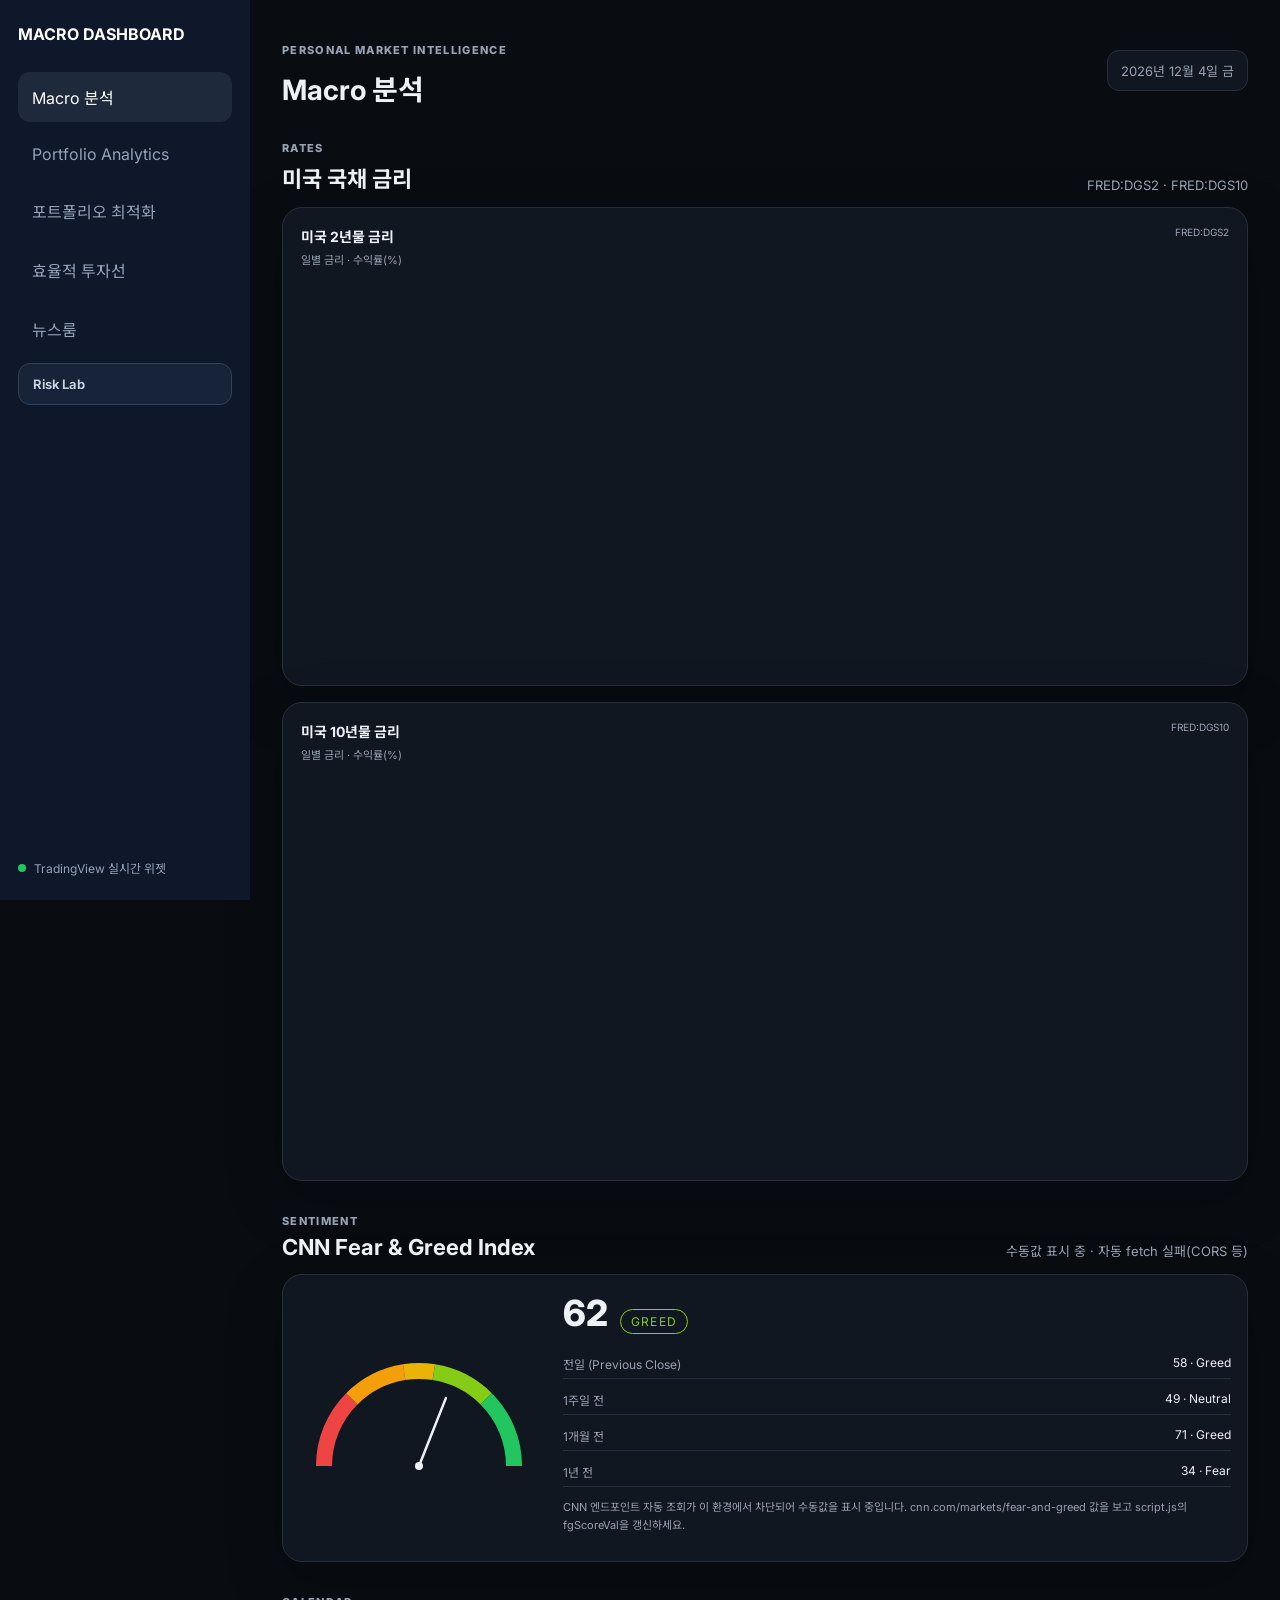
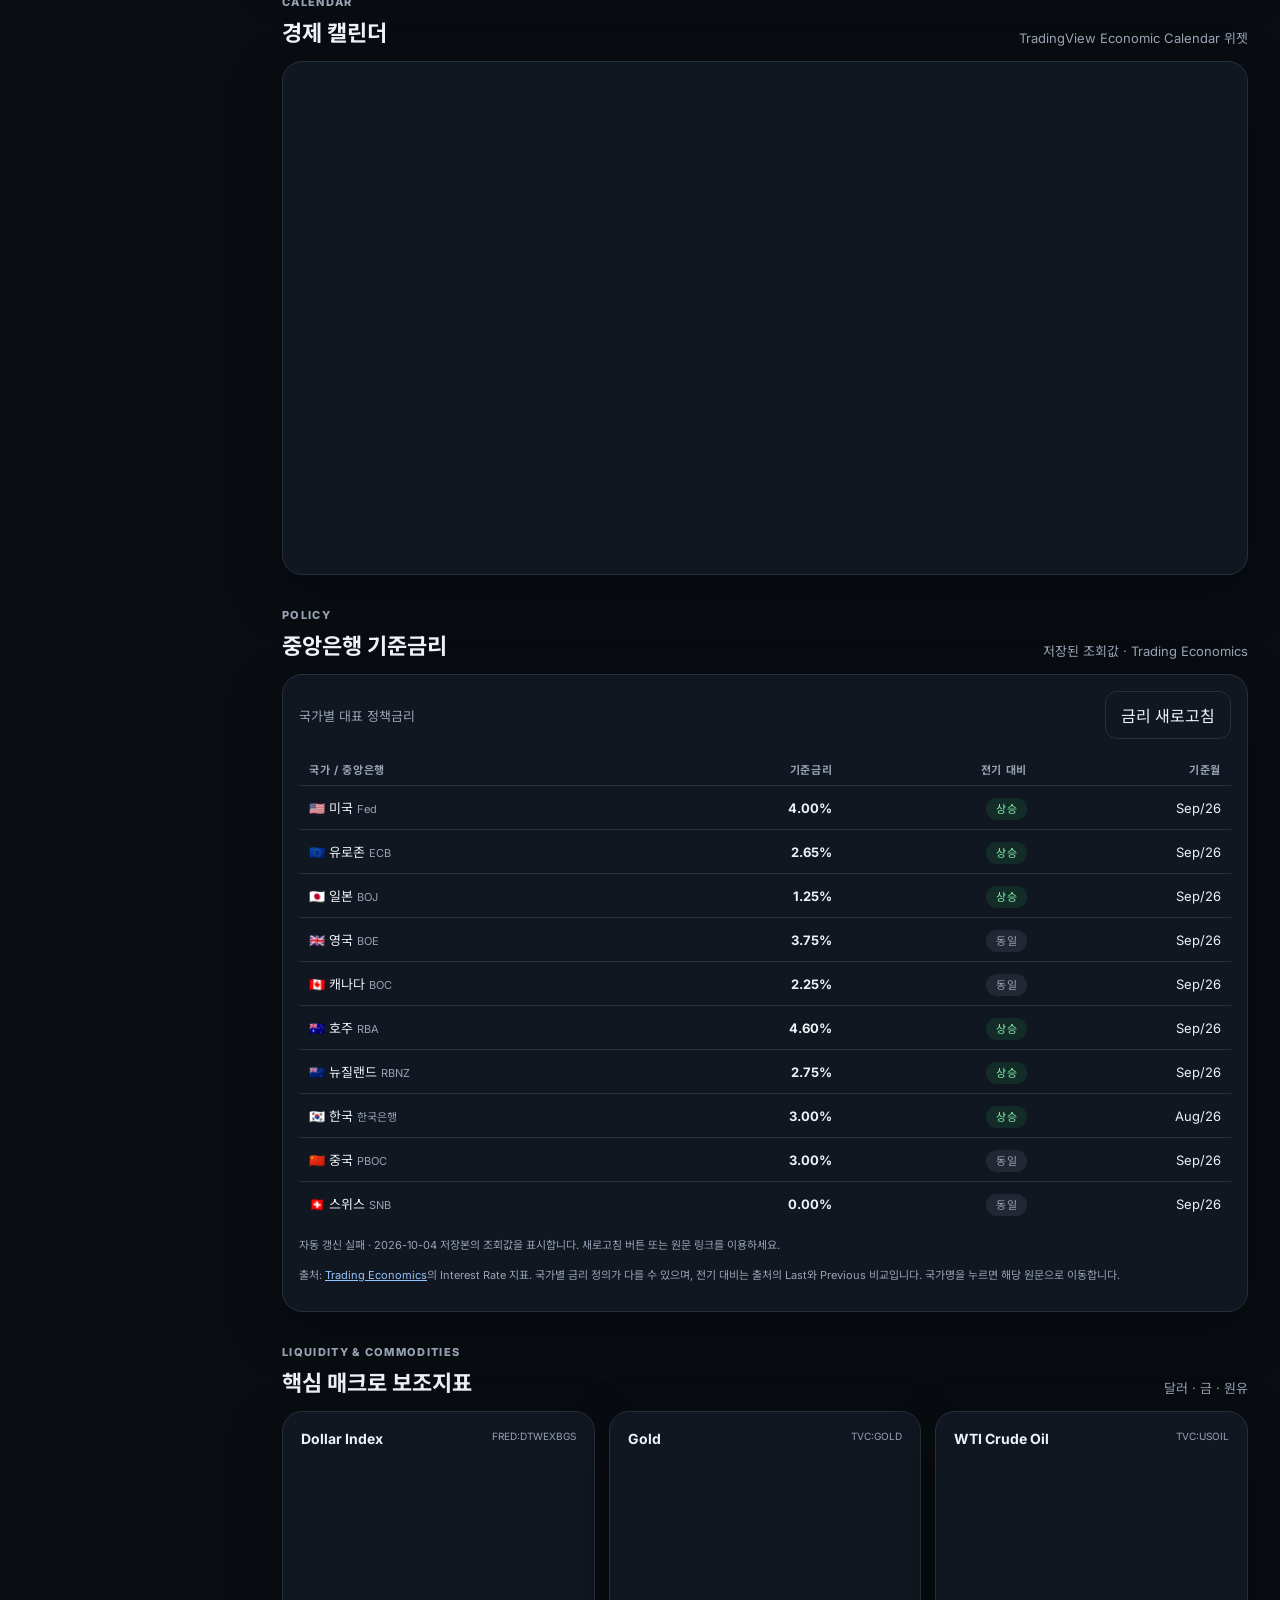
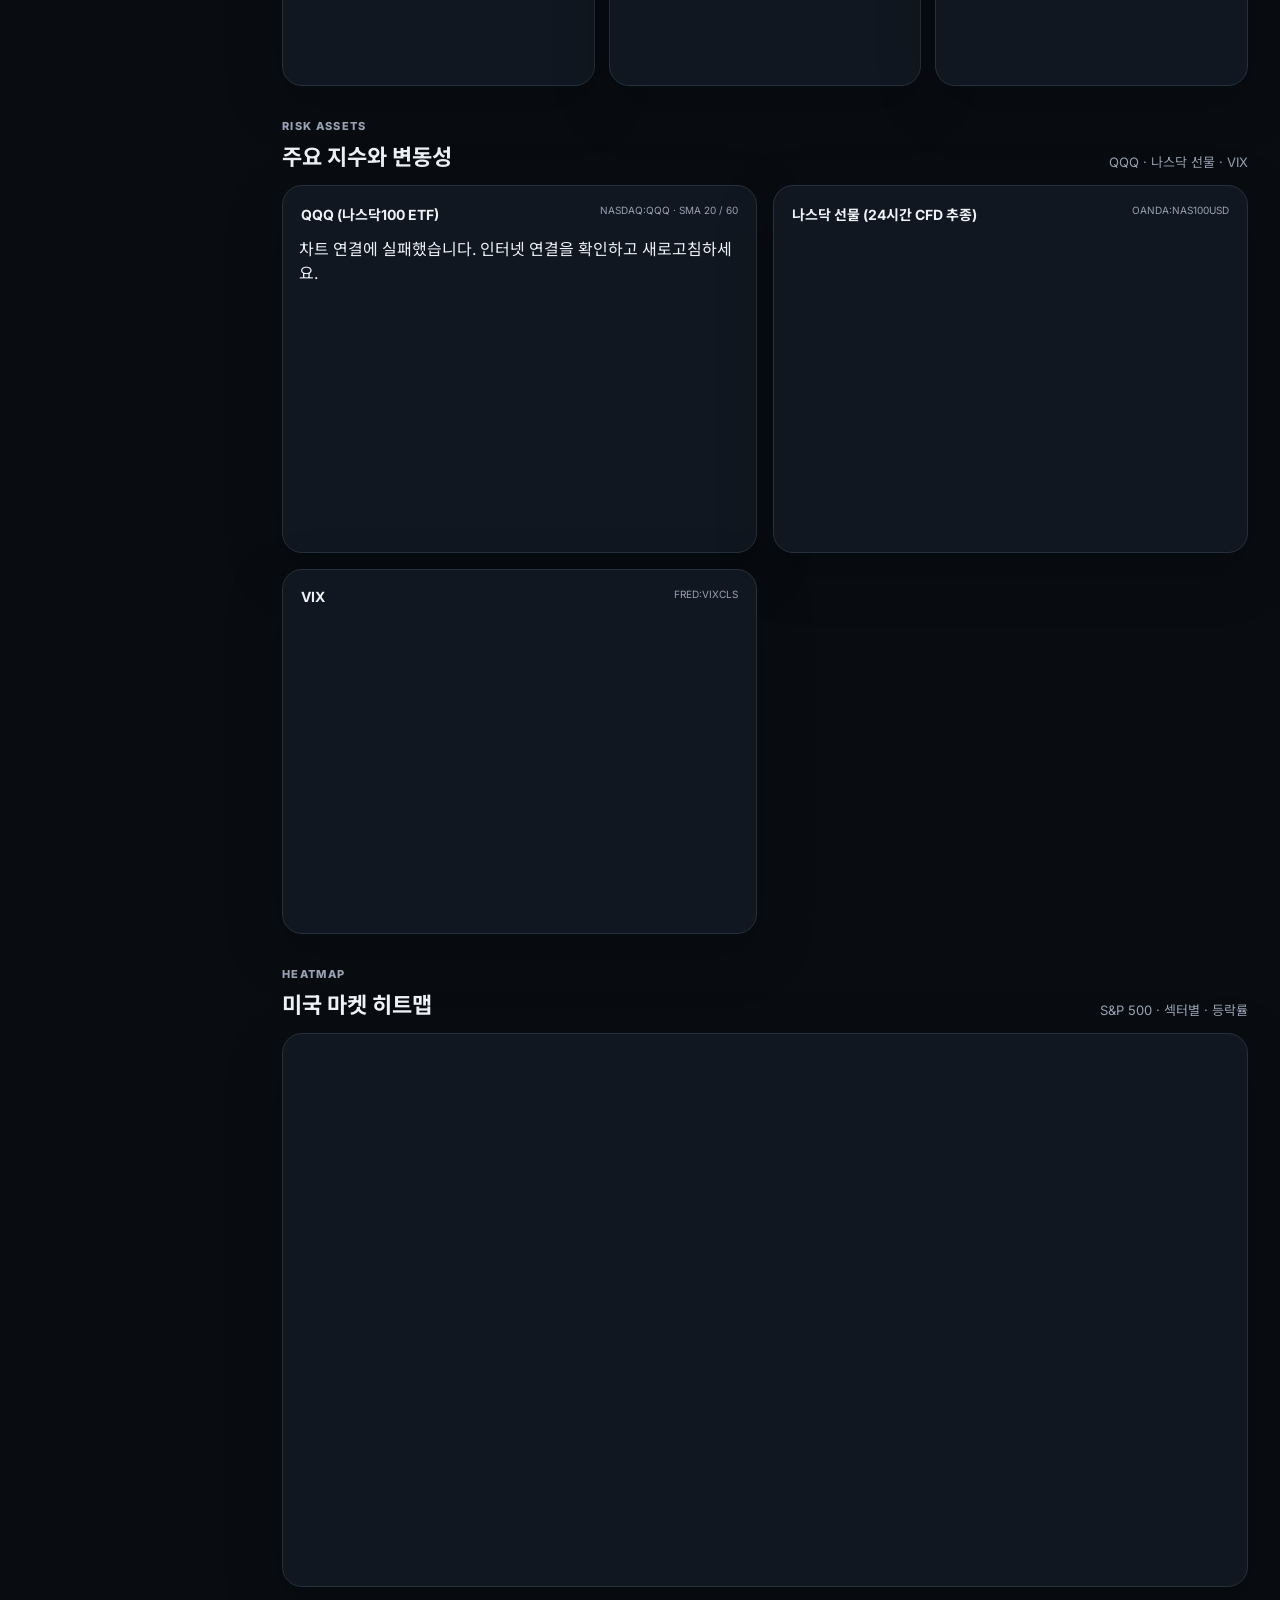
<file: index.html>
<!DOCTYPE html>

<html lang="ko">
<head>
<meta charset="utf-8"/>
<meta content="width=600" name="viewport"/>
<meta content="#090d12" name="theme-color"/>
<title>BJ Market Terminal</title>
<link href="https://fonts.googleapis.com" rel="preconnect"/>
<link crossorigin="" href="https://fonts.gstatic.com" rel="preconnect"/>
<link href="https://fonts.googleapis.com/css2?family=Inter:wght@400;500;600;700;800&amp;family=Noto+Sans+KR:wght@400;500;600;700&amp;display=swap" rel="stylesheet"/>
<style>
*{box-sizing:border-box}
:root{--bg:#090d12;--panel:#111720;--soft:#0d131b;--text:#eef2f7;--muted:#98a2b3;--line:#26303d;--accent:#eef2f7;--accentText:#090d12;--shadow:0 18px 55px rgba(0,0,0,.3)}
body{margin:0;background:var(--bg);color:var(--text);font-family:Inter,"Noto Sans KR",sans-serif}
button,input,select,textarea{font:inherit}button{cursor:pointer}
.app{min-height:100vh;display:grid;grid-template-columns:250px 1fr}
.sidebar{position:sticky;top:0;height:100vh;background:#0f172a;color:#fff;padding:24px 18px;display:flex;flex-direction:column;gap:28px}
.brand{display:flex;gap:12px;align-items:center}.brand-logo{width:44px;height:44px;border-radius:13px;background:#fff;color:#0f172a;display:grid;place-items:center;font-weight:800}
.brand h1{font-size:16px;margin:0}.brand p{font-size:11px;color:#94a3b8;margin:5px 0 0}
nav{display:grid;gap:8px}.nav-link{display:block;background:transparent;border:0;color:#94a3b8;text-align:left;padding:13px 14px;border-radius:12px;text-decoration:none;font:inherit}.nav-link:hover,.nav-link:focus-visible{background:#1e293b;color:#fff}.nav-btn{background:transparent;border:0;color:#94a3b8;text-align:left;padding:13px 14px;border-radius:12px}.nav-btn.active,.nav-btn:hover{background:#1e293b;color:#fff}
.sidebar-bottom{margin-top:auto}.status-row{display:flex;align-items:center;gap:8px;color:#94a3b8;font-size:12px}.status-dot{width:8px;height:8px;border-radius:50%;background:#f59e0b}.status-dot.ok{background:#22c55e}.status-dot.error{background:#ef4444}
.main{padding:32px;max-width:1600px;width:100%}.topbar{display:flex;justify-content:space-between;align-items:center;margin-bottom:24px}.top-right{text-align:right}
.eyebrow,.section-kicker{font-size:11px;letter-spacing:.12em;font-weight:800;color:var(--muted)}
.topbar h2{margin:5px 0 0;font-size:28px}.date-badge{font-size:13px;color:var(--muted);border:1px solid var(--line);padding:10px 13px;border-radius:12px;background:var(--panel)}
.updated-at{font-size:10px;color:var(--muted);margin-top:7px}
.page{display:none}.page.active{display:block}
.hero{background:linear-gradient(135deg,#0f172a,#253247);border-radius:28px;padding:34px;color:white}.hero h3{font-size:clamp(28px,4vw,46px);max-width:900px;line-height:1.08;margin:16px 0}.hero p{color:#cbd5e1}
.tag{font-size:11px;letter-spacing:.12em;background:rgba(255,255,255,.1);padding:8px 11px;border-radius:999px}
.section-block{margin-top:28px}.section-title-row{display:flex;justify-content:space-between;align-items:end;margin-bottom:14px}.section-title-row h3,.panel-head h3,.section-intro h3{margin:5px 0 0;font-size:22px}.subtle,.section-intro p{color:var(--muted);font-size:13px}
.chart-card,.panel{background:var(--panel);border:1px solid var(--line);border-radius:20px;box-shadow:var(--shadow)}.chart-card{padding:16px}
.chart-label{display:flex;justify-content:space-between;gap:18px;align-items:flex-start;margin:2px 2px 12px}.chart-label strong{font-size:14px}.chart-label p{margin:5px 0 0;color:var(--muted);font-size:11px}.chart-label span{font-size:10px;color:var(--muted)}
.canvas-box{position:relative;width:100%}.rates-box{height:390px}.mini-box{height:210px}.risk-box{height:300px}
.spread-card{margin-top:14px;padding:18px}.spread-head{display:flex;justify-content:space-between;gap:20px;align-items:flex-start;margin-bottom:12px}.spread-latest{font-size:24px;font-weight:800;white-space:nowrap}.spread-canvas-wrap{position:relative;height:340px}.spread-status{margin-top:10px;color:var(--muted);font-size:11px}
.macro-grid{display:grid;grid-template-columns:repeat(3,1fr);gap:14px}.risk-grid{display:grid;grid-template-columns:repeat(2,1fr);gap:16px}
.ranking-grid{display:grid;grid-template-columns:1fr 1fr;gap:18px;margin-top:28px}.panel{padding:22px}.panel-head{display:flex;justify-content:space-between;align-items:flex-start;margin-bottom:14px}
.ranking-list,.data-list,.watch-list{display:grid;gap:10px}.rank-item,.data-item,.watch-item{display:grid;grid-template-columns:46px 1fr auto;gap:14px;align-items:center;padding:13px 14px;background:var(--soft);border:1px solid var(--line);border-radius:13px}.rank-no{font-weight:800;color:var(--muted)}
.turnover-placeholder{padding:18px;border:1px solid var(--line);background:var(--soft);border-radius:13px;color:var(--muted);line-height:1.7}
.section-intro{margin-bottom:20px}.form-grid{display:grid;grid-template-columns:repeat(3,1fr);gap:12px}.watch-form{display:grid;grid-template-columns:1fr 1fr 1.3fr 1.3fr auto;gap:12px}.manager-row{display:grid;grid-template-columns:2fr auto;gap:10px;margin-bottom:10px}.manager-four{grid-template-columns:1fr 1fr auto auto}
input,select,textarea{width:100%;padding:13px 14px;border-radius:12px;border:1px solid var(--line);background:var(--soft);color:var(--text);outline:none}textarea{min-height:120px;resize:vertical;margin-top:12px}
.primary-btn,.secondary-btn,.danger-btn{border-radius:12px;padding:11px 15px}.primary-btn{border:0;background:var(--accent);color:var(--accentText);margin-top:12px}.secondary-btn{background:transparent;border:1px solid var(--line);color:var(--text)}.danger-btn{background:#3a1518;border:1px solid #7f1d1d;color:#fecaca}.no-margin{margin-top:0}
.sector-manager{margin-bottom:14px}.sector-tabs{display:flex;gap:8px;flex-wrap:wrap;margin-bottom:14px}.sector-tab{border:1px solid var(--line);background:var(--panel);color:var(--muted);padding:10px 13px;border-radius:999px}.sector-tab.active{background:var(--accent);color:var(--accentText)}
.remove-btn{background:transparent;border:0;color:#ef4444}.prompt-box{white-space:pre-wrap;background:#0f172a;color:#e2e8f0;border-radius:16px;padding:20px;line-height:1.65;min-height:220px;margin:16px 0}
@media(max-width:1200px){.macro-grid{grid-template-columns:repeat(2,1fr)}}
@media(max-width:1100px){
  .app{grid-template-columns:1fr}.sidebar{position:static;height:auto}nav{grid-template-columns:repeat(5,minmax(145px,1fr));overflow-x:auto;scrollbar-width:thin}
  .main{padding:18px 12px 32px}.topbar{align-items:flex-start;gap:12px}.top-right{text-align:right}.macro-grid,.risk-grid,.ranking-grid,.form-grid,.watch-form,.manager-row,.manager-four{grid-template-columns:1fr}
  .rates-box{height:320px}.mini-box{height:240px}.risk-box{height:270px}.spread-head{flex-direction:column}.spread-canvas-wrap{height:300px}
}

/* ---- Fear & Greed ---- */
.fg-wrap{display:flex;gap:24px;align-items:center;flex-wrap:wrap}
.fg-gauge{flex:0 0 auto}
.fg-side{flex:1 1 240px;min-width:220px}
.fg-now{display:flex;align-items:baseline;gap:12px}
.fg-score{font-size:36px;font-weight:800}
.fg-label{font-size:12px;letter-spacing:.1em;text-transform:uppercase;padding:4px 10px;border:1px solid;border-radius:999px}
.fg-hist{margin-top:14px;display:grid;gap:6px}
.fg-hist-row{display:flex;justify-content:space-between;font-size:12px;padding:6px 0;border-bottom:1px solid var(--line);color:var(--text)}
.fg-hist-row span:first-child{color:var(--muted)}
.fg-note{margin-top:12px;font-size:11px;color:var(--muted);line-height:1.6}
.fg-note code{background:var(--soft);border:1px solid var(--line);border-radius:6px;padding:1px 5px}

/* ---- Central bank policy table ---- */
.cb-table{width:100%;border-collapse:collapse;font-size:13px}
.cb-table th{text-align:left;font-size:11px;color:var(--muted);letter-spacing:.06em;text-transform:uppercase;padding:8px 10px;border-bottom:1px solid var(--line)}
.cb-table th:not(:first-child),.cb-table td:not(:first-child){text-align:right}
.cb-table td{padding:12px 10px;border-bottom:1px solid var(--line)}
.cb-table tr:last-child td{border-bottom:none}
.cb-bank{color:var(--muted);font-size:11px}
.stance{font-size:11px;padding:4px 10px;border-radius:999px;letter-spacing:.04em}
.stance.cut{color:#fca5a5;background:rgba(239,68,68,.12)}
.stance.hold{color:var(--muted);background:rgba(148,163,184,.12)}
.stance.hike{color:#86efac;background:rgba(34,197,94,.12)}

/* ---- News room ---- */
.news-links{display:flex;flex-wrap:wrap;align-items:center;gap:10px;margin-bottom:20px}
.news-links-label{font-size:11px;color:var(--muted);letter-spacing:.08em;text-transform:uppercase;margin-right:4px}
.news-chip{font-size:12px;color:var(--text);border:1px solid var(--line);background:var(--soft);padding:8px 13px;border-radius:999px;text-decoration:none}
.news-chip:hover{background:#1e293b}

/* ---- Journal stats & P&L ---- */
.stat-row{display:grid;grid-template-columns:repeat(4,1fr);gap:14px;margin-bottom:20px}
.stat-row .stat-card{background:var(--panel);border:1px solid var(--line);border-radius:16px;padding:16px 18px;box-shadow:var(--shadow)}
.stat-row .stat-card .lbl{display:block;font-size:11px;color:var(--muted);letter-spacing:.06em;text-transform:uppercase;margin-bottom:6px}
.stat-row .stat-card strong{font-size:22px}
.pos{color:#4ade80}
.neg{color:#f87171}
@media(max-width:1100px){.stat-row{grid-template-columns:repeat(2,1fr)}}

/* ---- Watchlist tags ---- */
.watch-tags{margin-top:6px;display:flex;flex-wrap:wrap;gap:6px}
.watch-tag{font-size:10px;color:var(--muted);border:1px solid var(--line);background:var(--soft);padding:2px 8px;border-radius:999px}


.rate-card + .rate-card{margin-top:16px}

/* BJ Market Terminal — wide mobile desktop-style layout, 5 tabs + Risk Lab below */
.sidebar nav{display:flex;flex-direction:column;gap:9px;min-width:0;overflow:visible}
.sidebar nav>.nav-btn{width:100%;min-width:0}
.main-nav{display:grid;grid-template-columns:1fr;gap:8px}
.main-nav>.nav-btn,.main-nav>.nav-link{min-width:0;min-height:46px;white-space:normal;word-break:keep-all}
.risk-extra{grid-column:1;display:grid;grid-template-columns:1fr;gap:8px;align-items:start}
.risk-extra-link{display:block;padding:12px 14px;text-decoration:none;background:#172338;border:1px solid #334155;border-radius:12px;color:#cbd5e1;text-align:left;font-weight:650;font-size:13px}
.risk-extra-link:hover,.risk-extra-link:focus-visible{background:#273957;color:#fff}
@media(max-width:1100px){
  .sidebar .main-nav{display:grid;grid-template-columns:repeat(5,minmax(0,1fr));gap:7px;overflow:visible;align-items:stretch}
  .sidebar .main-nav>.nav-btn,.sidebar .main-nav>.nav-link{padding:11px 6px;min-height:54px;display:flex;justify-content:center;align-items:center;text-align:center;font-size:11px;line-height:1.4;white-space:normal;overflow-wrap:anywhere}
  .sidebar .main-nav>.risk-extra{grid-column:1 / span 1;display:grid;grid-template-columns:1fr;width:100%;margin-top:3px}
  .sidebar .risk-extra-link{grid-column:1 / -1;padding:12px 10px;text-align:center;min-height:48px;display:flex;justify-content:center;align-items:center}
}
</style>

</head>
<body class="dark">
<div class="app">
<aside class="sidebar">
<div class="brand">
<div><h1>MACRO DASHBOARD</h1></div>
</div>
<nav class="main-nav" aria-label="주요 대시보드 메뉴">
<button class="nav-btn active" data-page="macro" type="button">Macro 분석</button>
<a class="nav-link" href="./portfolio-analytics.html">Portfolio Analytics</a>
<a class="nav-link" href="./portfolio-optimizer-demo.html">포트폴리오 최적화</a>
<a class="nav-link" href="./efficient-frontier-demo.html">효율적 투자선</a>
<button class="nav-btn" data-page="news" type="button">뉴스룸</button>
<div class="risk-extra" aria-label="리스크 분석 바로가기">
  <a class="risk-extra-link" href="./risk-lab-demo.html">Risk Lab</a>
</div>
</nav>
<div class="sidebar-bottom">
<div class="status-row">
<span class="status-dot ok"></span>
<span>TradingView 실시간 위젯</span>
</div>
</div>
</aside>
<main class="main">
<header class="topbar">
<div>
<p class="eyebrow">PERSONAL MARKET INTELLIGENCE</p>
<h2 id="pageTitle">Macro 분석</h2>
</div>
<div class="top-right">
<div class="date-badge" id="today"></div>
</div>
</header>
<section class="page active" id="macro">
<section class="section-block">
<div class="section-title-row">
<div>
<span class="section-kicker">RATES</span>
<h3>미국 국채 금리</h3>
</div>
<span class="subtle">FRED:DGS2 · FRED:DGS10</span>
</div>
<div class="chart-card rate-card">
<div class="chart-label">
<div>
<strong>미국 2년물 금리</strong>
<p>일별 금리 · 수익률(%)</p>
</div>
<span>FRED:DGS2</span>
</div>
<div class="canvas-box rates-box">
<div class="tradingview-widget-container" style="height:100%;width:100%">
<div class="tradingview-widget-container__widget"></div>
<script async="" src="https://s3.tradingview.com/external-embedding/embed-widget-advanced-chart.js" type="text/javascript">{
  "autosize": true,
  "symbol": "FRED:DGS2",
  "interval": "D",
  "timezone": "Asia/Seoul",
  "theme": "dark",
  "style": "2",
  "locale": "kr",
  "hide_top_toolbar": true,
  "hide_legend": false,
  "save_image": false,
  "calendar": false,
  "support_host": "https://www.tradingview.com"
}</script>
</div>
</div>
</div><div class="chart-card rate-card">
<div class="chart-label">
<div>
<strong>미국 10년물 금리</strong>
<p>일별 금리 · 수익률(%)</p>
</div>
<span>FRED:DGS10</span>
</div>
<div class="canvas-box rates-box">
<div class="tradingview-widget-container" style="height:100%;width:100%">
<div class="tradingview-widget-container__widget"></div>
<script async="" src="https://s3.tradingview.com/external-embedding/embed-widget-advanced-chart.js" type="text/javascript">{
  "autosize": true,
  "symbol": "FRED:DGS10",
  "interval": "D",
  "timezone": "Asia/Seoul",
  "theme": "dark",
  "style": "2",
  "locale": "kr",
  "hide_top_toolbar": true,
  "hide_legend": false,
  "save_image": false,
  "calendar": false,
  "support_host": "https://www.tradingview.com"
}</script>
</div>
</div>
</div></section>
<section class="section-block">
<div class="section-title-row">
<div>
<span class="section-kicker">SENTIMENT</span>
<h3>CNN Fear &amp; Greed Index</h3>
</div>
<span class="subtle" id="fgSrc">불러오는 중…</span>
</div>
<div class="chart-card">
<div class="fg-wrap">
<div class="fg-gauge">
<svg height="140" id="fgGauge" viewbox="0 0 240 140" width="240"></svg>
</div>
<div class="fg-side">
<div class="fg-now">
<div class="fg-score" id="fgScore">62</div>
<div class="fg-label" id="fgLabelBadge">GREED</div>
</div>
<div class="fg-hist">
<div class="fg-hist-row"><span>전일 (Previous Close)</span><span id="fgPrev">58 · Greed</span></div>
<div class="fg-hist-row"><span>1주일 전</span><span id="fgWeek">49 · Neutral</span></div>
<div class="fg-hist-row"><span>1개월 전</span><span id="fgMonth">71 · Greed</span></div>
<div class="fg-hist-row"><span>1년 전</span><span id="fgYear">34 · Fear</span></div>
</div>
<p class="fg-note" id="fgNote">CNN 공식 엔드포인트에서 자동으로 값을 가져옵니다. 브라우저 CORS 정책으로 차단될 경우 자동으로 수동값(script.js의 fgScoreVal)으로 대체됩니다.</p>
</div>
</div>
</div>
</section>
<section class="section-block">
<div class="section-title-row">
<div>
<span class="section-kicker">CALENDAR</span>
<h3>경제 캘린더</h3>
</div>
<span class="subtle">TradingView Economic Calendar 위젯</span>
</div>
<div class="chart-card">
<div style="height:480px">
<div class="tradingview-widget-container" style="height:100%;width:100%">
<div class="tradingview-widget-container__widget"></div>
<script async="" src="https://s3.tradingview.com/external-embedding/embed-widget-events.js" type="text/javascript">
              {
              "colorTheme": "dark",
              "isTransparent": false,
              "width": "100%",
              "height": "100%",
              "locale": "kr",
              "importanceFilter": "-1,0,1",
              "countryFilter": "us,eu,kr,jp,gb,cn"
              }
              </script>
</div>
</div>
</div>
</section>
<section class="section-block">
<div class="section-title-row"><div><span class="section-kicker">POLICY</span><h3>중앙은행 기준금리</h3></div><span class="subtle" id="policyRateMeta">자동 갱신 · Trading Economics</span></div>
<div class="chart-card"><div style="display:flex;justify-content:space-between;align-items:center;gap:12px;margin-bottom:14px;flex-wrap:wrap"><span class="subtle">국가별 대표 정책금리</span><button type="button" id="refreshPolicyRates" class="secondary-btn">금리 새로고침</button></div><div style="overflow-x:auto"><table class="cb-table"><thead><tr><th>국가 / 중앙은행</th><th>기준금리</th><th>전기 대비</th><th>기준월</th></tr></thead><tbody id="policyRatesBody"><tr><td>🇺🇸 미국 <span class="cb-bank">Fed</span></td><td><strong>4.00%</strong></td><td><span class="stance hike">상승</span></td><td>Sep/26</td></tr><tr><td>🇪🇺 유로존 <span class="cb-bank">ECB</span></td><td><strong>2.65%</strong></td><td><span class="stance hike">상승</span></td><td>Sep/26</td></tr><tr><td>🇯🇵 일본 <span class="cb-bank">BOJ</span></td><td><strong>1.25%</strong></td><td><span class="stance hike">상승</span></td><td>Sep/26</td></tr><tr><td>🇬🇧 영국 <span class="cb-bank">BOE</span></td><td><strong>3.75%</strong></td><td><span class="stance hold">동일</span></td><td>Sep/26</td></tr><tr><td>🇨🇦 캐나다 <span class="cb-bank">BOC</span></td><td><strong>2.25%</strong></td><td><span class="stance hold">동일</span></td><td>Sep/26</td></tr><tr><td>🇦🇺 호주 <span class="cb-bank">RBA</span></td><td><strong>4.60%</strong></td><td><span class="stance hike">상승</span></td><td>Sep/26</td></tr><tr><td>🇳🇿 뉴질랜드 <span class="cb-bank">RBNZ</span></td><td><strong>2.75%</strong></td><td><span class="stance hike">상승</span></td><td>Sep/26</td></tr><tr><td>🇰🇷 한국 <span class="cb-bank">한국은행</span></td><td><strong>3.00%</strong></td><td><span class="stance hike">상승</span></td><td>Aug/26</td></tr><tr><td>🇨🇳 중국 <span class="cb-bank">PBOC</span></td><td><strong>3.00%</strong></td><td><span class="stance hold">동일</span></td><td>Sep/26</td></tr><tr><td>🇨🇭 스위스 <span class="cb-bank">SNB</span></td><td><strong>0.00%</strong></td><td><span class="stance hold">동일</span></td><td>Sep/26</td></tr></tbody></table></div>
<p class="fg-note" id="policyRateStatus" role="status">2026-10-04 확인한 조회값 · 자동 갱신 확인 중</p><p class="fg-note">출처: <a href="https://tradingeconomics.com/country-list/interest-rate?continent=world" target="_blank" rel="noopener noreferrer" style="color:#93c5fd">Trading Economics</a>의 Interest Rate 지표. 국가별 금리 정의가 다를 수 있으며, 전기 대비는 출처의 Last와 Previous 비교입니다. 국가명을 누르면 해당 원문으로 이동합니다.</p></div>
</section>
<section class="section-block">
<div class="section-title-row">
<div>
<span class="section-kicker">LIQUIDITY &amp; COMMODITIES</span>
<h3>핵심 매크로 보조지표</h3>
</div>
<span class="subtle">달러 · 금 · 원유</span>
</div>
<div class="macro-grid">
<div class="chart-card mini-card">
<div class="chart-label"><strong>Dollar Index</strong><span>FRED:DTWEXBGS</span></div>
<div class="canvas-box mini-box">
<div class="tradingview-widget-container" style="height:100%;width:100%">
<div class="tradingview-widget-container__widget"></div>
<script async="" src="https://s3.tradingview.com/external-embedding/embed-widget-advanced-chart.js" type="text/javascript">
                {
                "autosize": true,
                "symbol": "FRED:DTWEXBGS",
                "interval": "D",
                "timezone": "Asia/Seoul",
                "theme": "dark",
                "style": "1",
                "locale": "kr",
                "hide_top_toolbar": true,
                "hide_legend": true,
                "save_image": false,
                "calendar": false,
                "support_host": "https://www.tradingview.com"
                }
                </script>
</div>
</div>
</div>
<div class="chart-card mini-card">
<div class="chart-label"><strong>Gold</strong><span>TVC:GOLD</span></div>
<div class="canvas-box mini-box">
<div class="tradingview-widget-container" style="height:100%;width:100%">
<div class="tradingview-widget-container__widget"></div>
<script async="" src="https://s3.tradingview.com/external-embedding/embed-widget-advanced-chart.js" type="text/javascript">
                {
                "autosize": true,
                "symbol": "TVC:GOLD",
                "interval": "D",
                "timezone": "Asia/Seoul",
                "theme": "dark",
                "style": "1",
                "locale": "kr",
                "hide_top_toolbar": true,
                "hide_legend": true,
                "save_image": false,
                "calendar": false,
                "support_host": "https://www.tradingview.com"
                }
                </script>
</div>
</div>
</div>
<div class="chart-card mini-card">
<div class="chart-label"><strong>WTI Crude Oil</strong><span>TVC:USOIL</span></div>
<div class="canvas-box mini-box">
<div class="tradingview-widget-container" style="height:100%;width:100%">
<div class="tradingview-widget-container__widget"></div>
<script async="" src="https://s3.tradingview.com/external-embedding/embed-widget-advanced-chart.js" type="text/javascript">
                {
                "autosize": true,
                "symbol": "TVC:USOIL",
                "interval": "D",
                "timezone": "Asia/Seoul",
                "theme": "dark",
                "style": "1",
                "locale": "kr",
                "hide_top_toolbar": true,
                "hide_legend": true,
                "save_image": false,
                "calendar": false,
                "support_host": "https://www.tradingview.com"
                }
                </script>
</div>
</div>
</div>
</div>
</section>
<section class="section-block">
<div class="section-title-row">
<div>
<span class="section-kicker">RISK ASSETS</span>
<h3>주요 지수와 변동성</h3>
</div>
<span class="subtle">QQQ · 나스닥 선물 · VIX</span>
</div>
<div class="risk-grid">
<div class="chart-card">
<div class="chart-label"><strong>QQQ (나스닥100 ETF)</strong><span>NASDAQ:QQQ · SMA 20 / 60</span></div>
<div class="canvas-box risk-box">
<div class="tradingview-widget-container" style="height:100%;width:100%">
<div id="qqqMovingAverageChart" style="width:100%;height:100%"></div>

</div>
</div>
</div>
<div class="chart-card">
<div class="chart-label"><strong>나스닥 선물 (24시간 CFD 추종)</strong><span>OANDA:NAS100USD</span></div>
<div class="canvas-box risk-box">
<div class="tradingview-widget-container" style="height:100%;width:100%">
<div class="tradingview-widget-container__widget"></div>
<script async="" src="https://s3.tradingview.com/external-embedding/embed-widget-advanced-chart.js" type="text/javascript">
                {
                "autosize": true,
                "symbol": "OANDA:NAS100USD",
                "interval": "D",
                "timezone": "Asia/Seoul",
                "theme": "dark",
                "style": "1",
                "locale": "kr",
                "hide_top_toolbar": true,
                "hide_legend": true,
                "save_image": false,
                "calendar": false,
                "studies": [
                  "Volume@tv-basicstudies",
                  "MASimple@tv-basicstudies",
                  "MAExp@tv-basicstudies"
                ],
                "studies_overrides": {
                  "moving average.length": 20,
                  "moving average exponential.length": 60
                },
                "support_host": "https://www.tradingview.com"
                }
                </script>
</div>
</div>
</div>
<div class="chart-card">
<div class="chart-label"><strong>VIX</strong><span>FRED:VIXCLS</span></div>
<div class="canvas-box risk-box">
<div class="tradingview-widget-container" style="height:100%;width:100%">
<div class="tradingview-widget-container__widget"></div>
<script async="" src="https://s3.tradingview.com/external-embedding/embed-widget-advanced-chart.js" type="text/javascript">
                {
                "autosize": true,
                "symbol": "FRED:VIXCLS",
                "interval": "D",
                "timezone": "Asia/Seoul",
                "theme": "dark",
                "style": "1",
                "locale": "kr",
                "hide_top_toolbar": true,
                "hide_legend": true,
                "save_image": false,
                "calendar": false,
                "studies": [
                  "MASimple@tv-basicstudies",
                  "MAExp@tv-basicstudies"
                ],
                "studies_overrides": {
                  "moving average.length": 20,
                  "moving average exponential.length": 60
                },
                "support_host": "https://www.tradingview.com"
                }
                </script>
</div>
</div>
</div>
</div>
</section>
<section class="section-block">
<div class="section-title-row">
<div>
<span class="section-kicker">HEATMAP</span>
<h3>미국 마켓 히트맵</h3>
</div>
<span class="subtle">S&amp;P 500 · 섹터별 · 등락률</span>
</div>
<div class="chart-card">
<div style="height:520px">
<div class="tradingview-widget-container" style="height:100%;width:100%">
<div class="tradingview-widget-container__widget"></div>
<script async="" src="https://s3.tradingview.com/external-embedding/embed-widget-stock-heatmap.js" type="text/javascript">
              {
              "exchanges": [],
              "dataSource": "SPX500",
              "grouping": "sector",
              "blockSize": "market_cap_basic",
              "blockColor": "change",
              "locale": "kr",
              "symbolUrl": "",
              "colorTheme": "dark",
              "hasTopBar": true,
              "isDataSetEnabled": true,
              "isZoomEnabled": true,
              "hasSymbolTooltip": true,
              "isMonoSize": false,
              "width": "100%",
              "height": "100%"
              }
              </script>
</div>
</div>
</div>
</section>
</section>
<section class="page" id="journal">
<div class="section-intro">
<span class="section-kicker">TRADING JOURNAL</span>
<h3>매매일지</h3>
<p>진입과 복기를 기록합니다.</p>
</div>
<div class="stat-row" id="journalStats"></div>
<div class="panel">
<div class="form-grid">
<input id="jTicker" placeholder="티커"/>
<select id="jSide"><option>매수</option><option>매도</option><option>관망</option></select>
<input id="jQty" placeholder="수량" type="number"/>
<input id="jEntry" placeholder="진입가"/>
<input id="jExit" placeholder="청산가 (미청산 시 비워두기)"/>
<input id="jStop" placeholder="손절가"/>
<input id="jRisk" placeholder="허용 리스크"/>
</div>
<textarea id="jReason" placeholder="진입 근거"></textarea>
<textarea id="jReview" placeholder="복기"></textarea>
<button class="primary-btn" id="saveJournal">일지 저장</button>
<div class="data-list" id="journalList"></div>
</div>
</section>
<section class="page" id="watchlist">
<div class="section-intro">
<span class="section-kicker">WATCHLIST</span>
<h3>섹터별 관심종목</h3>
<p>섹터 자체도 직접 추가·이름 변경·삭제할 수 있습니다.</p>
</div>
<div class="sector-manager panel">
<div class="manager-row">
<input id="newSectorName" placeholder="새 섹터 이름 예: 로봇"/>
<button class="primary-btn no-margin" id="addSector">섹터 추가</button>
</div>
<div class="manager-row manager-four">
<select id="manageSectorSelect"></select>
<input id="renameSectorName" placeholder="변경할 이름"/>
<button class="secondary-btn" id="renameSector">이름 변경</button>
<button class="danger-btn" id="deleteSector">섹터 삭제</button>
</div>
</div>
<div class="sector-tabs" id="sectorTabs"></div>
<div class="chart-card">
<div class="chart-label">
<div>
<strong>관심종목 실시간 시세</strong>
<p>TradingView Market Overview 위젯 · 등록한 티커 기준 자동 생성</p>
</div>
</div>
<div id="watchQuotes" style="min-height:220px"></div>
</div>
<div class="panel">
<div class="watch-form">
<select id="sectorSelect"></select>
<input id="watchTicker" placeholder="티커 예: COHR / 005930"/>
<input id="watchName" placeholder="종목명 또는 투자 논리"/>
<input id="watchTags" placeholder="태그 (쉼표 구분, 예: AI, 반도체)"/>
<button class="primary-btn no-margin" id="addWatch">추가</button>
</div>
<div class="watch-list" id="watchList"></div>
</div>
</section>
<section class="page" id="ai">
<div class="section-intro">
<span class="section-kicker">AI ANALYST</span>
<h3>개인 투자 기준 기반 AI 분석</h3>
</div>
<div class="panel">
<textarea id="aiQuestion" placeholder="분석 질문 입력"></textarea>
<button class="primary-btn" id="buildPrompt">분석 프롬프트 생성</button>
<pre class="prompt-box" id="promptOutput">질문을 입력하면 분석 프롬프트가 생성됩니다.</pre>
<button class="secondary-btn" id="copyPrompt">프롬프트 복사</button>
</div>
</section>
<section class="page" id="news">
<div class="section-intro">
<span class="section-kicker">NEWS ROOM</span>
<h3>뉴스룸</h3>
<p>TradingView 뉴스 피드(로이터·다우존스 등 제휴 매체 실데이터)와 주요 자산운용사·매체 바로가기입니다.</p>
</div>
<div class="news-links panel">
<span class="news-links-label">바로가기</span>
<a class="news-chip" href="https://edition.cnn.com/business/markets" rel="noopener" target="_blank">CNN Business</a>
<a class="news-chip" href="https://www.bloomberg.com/markets" rel="noopener" target="_blank">Bloomberg Markets</a>
<a class="news-chip" href="https://www.blackrock.com/us/individual/insights" rel="noopener" target="_blank">BlackRock Insights</a>
<a class="news-chip" href="https://www.goldmansachs.com/insights" rel="noopener" target="_blank">Goldman Sachs Insights</a>
<a class="news-chip" href="https://www.jpmorgan.com/insights" rel="noopener" target="_blank">JPMorgan Insights</a>
<a class="news-chip" href="https://www.reuters.com/markets/" rel="noopener" target="_blank">Reuters Markets</a>
</div>
<div class="chart-card" style="margin-top:20px">
<div class="chart-label">
<div>
<strong>Market Timeline</strong>
<p>TradingView 제휴 매체 실시간 헤드라인 (출처 개별 필터는 지원되지 않음)</p>
</div>
</div>
<div style="height:640px">
<div class="tradingview-widget-container" style="height:100%;width:100%">
<div class="tradingview-widget-container__widget"></div>
<script async="" src="https://s3.tradingview.com/external-embedding/embed-widget-timeline.js" type="text/javascript">
            {
            "feedMode": "all_symbols",
            "isTransparent": false,
            "displayMode": "regular",
            "width": "100%",
            "height": "100%",
            "colorTheme": "dark",
            "locale": "kr"
            }
            </script>
</div>
</div>
</div>
</section>
</main>
</div>
<script>
const $ = (id) => document.getElementById(id);
const pages = {macro:"Macro 분석",journal:"매매일지",watchlist:"관심종목",ai:"AI Analyst",news:"뉴스룸"};

document.querySelectorAll("button.nav-btn[data-page]").forEach(btn=>{
  btn.addEventListener("click",()=>{
    document.querySelectorAll("button.nav-btn[data-page]").forEach(x=>x.classList.remove("active"));
    document.querySelectorAll(".page").forEach(x=>x.classList.remove("active"));
    btn.classList.add("active");
    const p=btn.dataset.page;
    $(p).classList.add("active");
    $("pageTitle").textContent=pages[p];
    if(p==="watchlist" && typeof renderWatchQuotes==="function") renderWatchQuotes();
  });
});

$("today").textContent=new Intl.DateTimeFormat("ko-KR",{year:"numeric",month:"long",day:"numeric",weekday:"short"}).format(new Date());

function load(k,f){try{const v=JSON.parse(localStorage.getItem(k));return v??f}catch{return f}}
function save(k,v){localStorage.setItem(k,JSON.stringify(v))}

function calcPnl(x){
  const entry=parseFloat(x.entry), exit=parseFloat(x.exit), qty=parseFloat(x.qty);
  if(isNaN(entry)||isNaN(exit)||isNaN(qty)) return null;
  if(x.side==="매수") return (exit-entry)*qty;
  if(x.side==="매도") return (entry-exit)*qty;
  return null;
}

function renderJournalStats(){
  const items=load("bj-journal-v2",[]);
  const closed=items.map(calcPnl).filter(v=>v!==null);
  const total=closed.reduce((a,b)=>a+b,0);
  const wins=closed.filter(v=>v>0).length;
  const winRate=closed.length?Math.round(wins/closed.length*100):0;
  $("journalStats").innerHTML=`
    <div class="stat-card"><span class="lbl">누적 손익 (청산분)</span><strong class="${total>=0?"pos":"neg"}">${total>=0?"+":""}${total.toLocaleString()}</strong></div>
    <div class="stat-card"><span class="lbl">승률</span><strong>${winRate}%</strong></div>
    <div class="stat-card"><span class="lbl">전체 거래</span><strong>${items.length}</strong></div>
    <div class="stat-card"><span class="lbl">청산 완료</span><strong>${closed.length}</strong></div>
  `;
}

function renderJournal(){
  const items=load("bj-journal-v2",[]);
  $("journalList").innerHTML=items.length?items.slice().reverse().map(x=>{
    const pnl=calcPnl(x);
    const amount=(parseFloat(x.entry)&&parseFloat(x.qty))?(parseFloat(x.entry)*parseFloat(x.qty)):null;
    return `
    <div class="data-item">
      <div><strong>${x.ticker} · ${x.side}</strong><span>${x.date}</span></div>
      <div>
        <p>수량 ${x.qty||"-"} / 진입 ${x.entry||"-"} / 청산 ${x.exit||"-"} / 손절 ${x.stop||"-"} / 리스크 ${x.risk||"-"}${amount?` / 진입금액 ${amount.toLocaleString()}`:""}</p>
        <p>${x.reason}</p>
        <span>${x.review||""}</span>
      </div>
      <span class="${pnl===null?"":(pnl>=0?"pos":"neg")}">${pnl===null?"":(pnl>=0?"+":"")+pnl.toLocaleString()}</span>
    </div>
  `}).join(""):"<p>저장된 매매일지가 없습니다.</p>";
  renderJournalStats();
}

$("saveJournal").onclick=()=>{
  const ticker=$("jTicker").value.trim().toUpperCase();
  const reason=$("jReason").value.trim();
  if(!ticker||!reason) return alert("티커와 진입 근거를 입력하세요.");

  const items=load("bj-journal-v2",[]);
  items.push({
    ticker,
    side:$("jSide").value,
    qty:$("jQty").value,
    entry:$("jEntry").value,
    exit:$("jExit").value,
    stop:$("jStop").value,
    risk:$("jRisk").value,
    reason,
    review:$("jReview").value,
    date:new Date().toLocaleString("ko-KR")
  });
  save("bj-journal-v2",items);
  ["jTicker","jQty","jEntry","jExit","jStop","jRisk","jReason","jReview"].forEach(id=>$(id).value="");
  renderJournal();
};
renderJournal();

const defaultSectors=["반도체","광통신","소프트웨어","전력·에너지","금융","산업재","헬스케어","기타"];
const defaultWatch=[];

let activeSector="전체";
const getSectors=()=>load("bj-sectors-final",defaultSectors);
const getWatch=()=>load("bj-watch-v2",defaultWatch);

function syncSectorControls(){
  const sectors=getSectors();
  $("sectorSelect").innerHTML=sectors.map(s=>`<option>${s}</option>`).join("");
  $("manageSectorSelect").innerHTML=sectors.map(s=>`<option>${s}</option>`).join("");
  $("sectorTabs").innerHTML=["전체",...sectors].map(s=>`
    <button class="sector-tab ${s===activeSector?"active":""}" data-sector="${s}">${s}</button>
  `).join("");

  document.querySelectorAll(".sector-tab").forEach(b=>b.onclick=()=>{
    activeSector=b.dataset.sector;
    syncSectorControls();
    renderWatch();
  });
}

function renderWatch(){
  const all=getWatch();
  const items=activeSector==="전체"?all:all.filter(x=>x.sector===activeSector);

  $("watchList").innerHTML=items.length?items.map(x=>`
    <div class="watch-item">
      <span>${x.sector}</span>
      <div>
        <strong>${x.ticker}</strong><span>${x.name}</span>
        ${(x.tags&&x.tags.length)?`<div class="watch-tags">${x.tags.map(t=>`<span class="watch-tag">${t}</span>`).join("")}</div>`:""}
      </div>
      <button class="remove-btn" data-ticker="${x.ticker}" data-sector="${x.sector}">삭제</button>
    </div>
  `).join(""):"<p>해당 섹터에 등록된 종목이 없습니다.</p>";

  document.querySelectorAll(".remove-btn").forEach(b=>b.onclick=()=>{
    const items=getWatch();
    const idx=items.findIndex(x=>x.ticker===b.dataset.ticker&&x.sector===b.dataset.sector);
    if(idx>-1) items.splice(idx,1);
    save("bj-watch-v2",items);
    renderWatch();
  });

  renderWatchQuotes();
}

// TradingView symbol 표기로 변환: 숫자로만 된 티커(예: 005930)는 한국 거래소로 간주
function toTvSymbol(ticker){
  return /^\d+$/.test(ticker) ? `KRX:${ticker}` : ticker;
}

function renderWatchQuotes(){
  const container=$("watchQuotes");
  if(!container) return;
  const tickers=[...new Set(getWatch().map(x=>x.ticker))];
  container.innerHTML="";
  if(!tickers.length){
    container.innerHTML="<p style='color:var(--muted);font-size:13px'>관심종목을 추가하면 실시간 시세가 표시됩니다.</p>";
    return;
  }
  const symbols=tickers.map(t=>({s:toTvSymbol(t)}));
  const wrap=document.createElement("div");
  wrap.className="tradingview-widget-container";
  wrap.style.height="100%"; wrap.style.width="100%";
  const inner=document.createElement("div");
  inner.className="tradingview-widget-container__widget";
  wrap.appendChild(inner);
  const script=document.createElement("script");
  script.type="text/javascript";
  script.src="https://s3.tradingview.com/external-embedding/embed-widget-market-overview.js";
  script.async=true;
  script.text=JSON.stringify({
    colorTheme:"dark",
    dateRange:"1D",
    showChart:false,
    locale:"kr",
    largeChartUrl:"",
    isTransparent:false,
    showSymbolLogo:true,
    showFloatingTooltip:false,
    width:"100%",
    height:"220",
    plotLineColorGrowing:"rgba(34,197,94,1)",
    plotLineColorFalling:"rgba(239,68,68,1)",
    tabs:[{title:"관심종목",symbols}]
  });
  wrap.appendChild(script);
  container.appendChild(wrap);
}

$("addSector").onclick=()=>{
  const name=$("newSectorName").value.trim();
  if(!name) return alert("새 섹터 이름을 입력하세요.");
  const sectors=getSectors();
  if(sectors.includes(name)) return alert("이미 존재하는 섹터입니다.");
  sectors.push(name);
  save("bj-sectors-final",sectors);
  $("newSectorName").value="";
  syncSectorControls();
};

$("renameSector").onclick=()=>{
  const oldName=$("manageSectorSelect").value;
  const newName=$("renameSectorName").value.trim();
  if(!oldName||!newName) return alert("변경할 섹터와 새 이름을 입력하세요.");

  const sectors=getSectors();
  if(sectors.includes(newName)) return alert("이미 존재하는 섹터 이름입니다.");

  const idx=sectors.indexOf(oldName);
  if(idx>-1) sectors[idx]=newName;

  const items=getWatch();
  items.forEach(x=>{if(x.sector===oldName)x.sector=newName});
  if(activeSector===oldName) activeSector=newName;

  save("bj-sectors-final",sectors);
  save("bj-watch-v2",items);
  $("renameSectorName").value="";
  syncSectorControls();
  renderWatch();
};

$("deleteSector").onclick=()=>{
  const target=$("manageSectorSelect").value;
  if(!target) return;
  if(!confirm(`'${target}' 섹터와 그 안의 관심종목을 모두 삭제할까요?`)) return;

  save("bj-sectors-final",getSectors().filter(x=>x!==target));
  save("bj-watch-v2",getWatch().filter(x=>x.sector!==target));
  if(activeSector===target) activeSector="전체";
  syncSectorControls();
  renderWatch();
};

$("addWatch").onclick=()=>{
  const ticker=$("watchTicker").value.trim().toUpperCase();
  const name=$("watchName").value.trim();
  const sector=$("sectorSelect").value;
  const tags=$("watchTags").value.split(",").map(t=>t.trim()).filter(Boolean);
  if(!ticker||!name||!sector) return alert("섹터, 티커, 설명을 입력하세요.");

  const items=getWatch();
  items.push({sector,ticker,name,tags});
  save("bj-watch-v2",items);

  $("watchTicker").value="";
  $("watchName").value="";
  $("watchTags").value="";
  renderWatch();
};

syncSectorControls();
renderWatch();

$("buildPrompt").onclick=()=>{
  const q=$("aiQuestion").value.trim();
  if(!q) return alert("분석할 질문을 입력하세요.");

  $("promptOutput").textContent=`너는 내 개인 투자 리서치 애널리스트다.

내 투자 성향:
- 추세추종과 눌림목 매매를 선호한다.
- 20일선은 핵심 추세선, 60일선은 중기 방어선으로 본다.
- 미국 2년물·10년물 금리와 장단기 스프레드, 달러, M2, VIX, WTI, 금, 구리를 함께 본다.
- 거래량, VWAP, VPVR, RSI, MACD를 활용한다.
- 반도체와 광통신 섹터에 관심이 많다.
- 강세/약세 시나리오와 리스크 관리를 중시한다.

분석 요청:
${q}

답변 형식:
1. 현재 시장 레짐
2. 핵심 매크로 근거
3. 금리와 유동성 해석
4. 위험자산 흐름
5. 강세 시나리오
6. 약세 시나리오
7. 확인해야 할 가격·지표
8. 대응 전략
9. 이 분석이 틀릴 수 있는 지점`;
};

$("copyPrompt").onclick=async()=>{
  try{
    await navigator.clipboard.writeText($("promptOutput").textContent);
    alert("복사했습니다.");
  }catch{
    alert("복사 실패");
  }
};

// ---- CNN Fear & Greed gauge ----
// 1) CNN 내부 엔드포인트를 직접 fetch 시도 → 2) CORS로 막히면 공개 프록시로 재시도 → 3) 그래도 실패하면 아래 수동값 사용
const fgScoreVal = 62; // 자동 fetch가 모두 실패했을 때 쓰이는 수동 백업값. cnn.com/markets/fear-and-greed 값을 보고 직접 수정
function fgLabelFor(score){
  if(score<25) return ["EXTREME FEAR","#ef4444"];
  if(score<45) return ["FEAR","#f59e0b"];
  if(score<55) return ["NEUTRAL","#eab308"];
  if(score<75) return ["GREED","#84cc16"];
  return ["EXTREME GREED","#22c55e"];
}
function renderFearGreed(score){
  const svg=$("fgGauge");
  if(!svg) return;
  svg.innerHTML="";
  const cx=120,cy=120,r=95,thickness=16;
  const segments=[
    {from:0,to:25,color:"#ef4444"},
    {from:25,to:45,color:"#f59e0b"},
    {from:45,to:55,color:"#eab308"},
    {from:55,to:75,color:"#84cc16"},
    {from:75,to:100,color:"#22c55e"},
  ];
  const pt=(val,radius)=>{
    const angle=Math.PI-(val/100)*Math.PI;
    return [cx+radius*Math.cos(angle), cy-radius*Math.sin(angle)];
  };
  segments.forEach(seg=>{
    const [x1,y1]=pt(seg.from,r), [x2,y2]=pt(seg.to,r);
    const large=(seg.to-seg.from)>50?1:0;
    const path=document.createElementNS("http://www.w3.org/2000/svg","path");
    path.setAttribute("d",`M ${x1} ${y1} A ${r} ${r} 0 ${large} 1 ${x2} ${y2}`);
    path.setAttribute("fill","none");
    path.setAttribute("stroke",seg.color);
    path.setAttribute("stroke-width",thickness);
    svg.appendChild(path);
  });
  const needleAngle=Math.PI-(score/100)*Math.PI;
  const nx=cx+(r-22)*Math.cos(needleAngle), ny=cy-(r-22)*Math.sin(needleAngle);
  const needle=document.createElementNS("http://www.w3.org/2000/svg","line");
  needle.setAttribute("x1",cx); needle.setAttribute("y1",cy);
  needle.setAttribute("x2",nx); needle.setAttribute("y2",ny);
  needle.setAttribute("stroke","#eef2f7"); needle.setAttribute("stroke-width","2.5"); needle.setAttribute("stroke-linecap","round");
  svg.appendChild(needle);
  const hub=document.createElementNS("http://www.w3.org/2000/svg","circle");
  hub.setAttribute("cx",cx); hub.setAttribute("cy",cy); hub.setAttribute("r","4"); hub.setAttribute("fill","#eef2f7");
  svg.appendChild(hub);
}
function applyFearGreed(score,ratingText){
  renderFearGreed(score);
  if($("fgScore")) $("fgScore").textContent=Math.round(score);
  if($("fgLabelBadge")){
    const [lbl,color]=fgLabelFor(score);
    $("fgLabelBadge").textContent=ratingText?ratingText.toUpperCase():lbl;
    $("fgLabelBadge").style.color=color;
    $("fgLabelBadge").style.borderColor=color;
  }
}
function ratingKo(r){
  const map={"extreme fear":"Extreme Fear","fear":"Fear","neutral":"Neutral","greed":"Greed","extreme greed":"Extreme Greed"};
  return map[(r||"").toLowerCase()]||r||"";
}
async function fetchFearGreed(){
  const today=new Date().toISOString().slice(0,10);
  const directUrl=`https://production.dataviz.cnn.io/index/fearandgreed/graphdata/${today}`;
  const proxyUrl=`https://api.allorigins.win/raw?url=${encodeURIComponent(directUrl)}`;
  let data=null;
  for(const url of [directUrl,proxyUrl]){
    try{
      const res=await fetch(url);
      if(res.ok){ data=await res.json(); break; }
    }catch(e){ /* CORS 또는 네트워크 오류 - 다음 방법 시도 */ }
  }
  if(data && data.fear_and_greed && typeof data.fear_and_greed.score==="number"){
    const fg=data.fear_and_greed;
    applyFearGreed(fg.score, fg.rating);
    if($("fgPrev")) $("fgPrev").textContent=`${Math.round(fg.previous_close)} · ${ratingKo(fgLabelFor(fg.previous_close)[0].toLowerCase())}`;
    if($("fgWeek")) $("fgWeek").textContent=`${Math.round(fg.previous_1_week)} · ${ratingKo(fgLabelFor(fg.previous_1_week)[0].toLowerCase())}`;
    if($("fgMonth")) $("fgMonth").textContent=`${Math.round(fg.previous_1_month)} · ${ratingKo(fgLabelFor(fg.previous_1_month)[0].toLowerCase())}`;
    if($("fgYear")) $("fgYear").textContent=`${Math.round(fg.previous_1_year)} · ${ratingKo(fgLabelFor(fg.previous_1_year)[0].toLowerCase())}`;
    if($("fgSrc")){ $("fgSrc").textContent="실시간 · CNN 공식 엔드포인트"; }
    if($("fgNote")) $("fgNote").textContent="CNN 내부 데이터 엔드포인트에서 실시간으로 가져온 값입니다 (비공식 경로이므로 CNN 측 변경 시 자동 폴백됩니다).";
  } else {
    applyFearGreed(fgScoreVal);
    if($("fgSrc")) $("fgSrc").textContent="수동값 표시 중 · 자동 fetch 실패(CORS 등)";
    if($("fgNote")) $("fgNote").textContent="CNN 엔드포인트 자동 조회가 이 환경에서 차단되어 수동값을 표시 중입니다. cnn.com/markets/fear-and-greed 값을 보고 script.js의 fgScoreVal을 갱신하세요.";
  }
}
renderFearGreed(fgScoreVal);
if($("fgScore")) $("fgScore").textContent=fgScoreVal;
fetchFearGreed();

// ---- Central bank policy rates: 위 HTML에 TradingView Market Overview 위젯으로 직접 임베드됨 (아래 JS 불필요) ----



function initializeQqqMovingAverages(){
  const target=document.getElementById('qqqMovingAverageChart');
  if(!target)return;
  const config={"autosize": true, "symbol": "NASDAQ:QQQ", "interval": "D", "timezone": "Asia/Seoul", "theme": "dark", "style": "1", "locale": "kr", "hide_top_toolbar": false, "hide_legend": false, "save_image": false, "calendar": false, "studies": [{"id": "MASimple@tv-basicstudies", "inputs": {"length": 20}}, {"id": "MASimple@tv-basicstudies", "inputs": {"length": 60}}], "support_host": "https://www.tradingview.com", "container_id": "qqqMovingAverageChart", "hide_side_toolbar": true, "allow_symbol_change": false, "enable_publishing": false, "studies_overrides": {"moving average.ma.linewidth": 2, "moving average.ma.color": "#fbbf24", "moving average_1.ma.linewidth": 2, "moving average_1.ma.color": "#38bdf8"}};
  function createChart(){
    try{new TradingView.widget(config);}
    catch{target.textContent='QQQ 차트를 불러오지 못했습니다. 페이지를 새로고침하세요.';}
  }
  if(window.TradingView && typeof window.TradingView.widget==='function'){createChart();return;}
  const loader=document.createElement('script');
  loader.src='https://s3.tradingview.com/tv.js';
  loader.onload=createChart;
  loader.onerror=()=>{target.textContent='차트 연결에 실패했습니다. 인터넷 연결을 확인하고 새로고침하세요.';};
  document.head.appendChild(loader);
}
initializeQqqMovingAverages();

const POLICY_SNAPSHOT_DATE="2026-10-04";
const POLICY_SNAPSHOT={"switzerland":{"current":0,"previous":0,"reference":"Sep/26"},"japan":{"current":1.25,"previous":1,"reference":"Sep/26"},"canada":{"current":2.25,"previous":2.25,"reference":"Sep/26"},"euro-area":{"current":2.65,"previous":2.4,"reference":"Sep/26"},"new-zealand":{"current":2.75,"previous":2.5,"reference":"Sep/26"},"china":{"current":3,"previous":3,"reference":"Sep/26"},"south-korea":{"current":3,"previous":2.75,"reference":"Aug/26"},"united-kingdom":{"current":3.75,"previous":3.75,"reference":"Sep/26"},"united-states":{"current":4,"previous":3.75,"reference":"Sep/26"},"australia":{"current":4.6,"previous":4.35,"reference":"Sep/26"}};
const POLICY_SOURCE='https://tradingeconomics.com/country-list/interest-rate?continent=world';
const POLICY_COUNTRIES=[
 {key:'united-states',name:'🇺🇸 미국',bank:'Fed'},
 {key:'euro-area',name:'🇪🇺 유로존',bank:'ECB'},
 {key:'japan',name:'🇯🇵 일본',bank:'BOJ'},
 {key:'united-kingdom',name:'🇬🇧 영국',bank:'BOE'},
 {key:'canada',name:'🇨🇦 캐나다',bank:'BOC'},
 {key:'australia',name:'🇦🇺 호주',bank:'RBA'},
 {key:'new-zealand',name:'🇳🇿 뉴질랜드',bank:'RBNZ'},
 {key:'south-korea',name:'🇰🇷 한국',bank:'한국은행'},
 {key:'china',name:'🇨🇳 중국',bank:'PBOC'},
 {key:'switzerland',name:'🇨🇭 스위스',bank:'SNB'}
];
function policyCellText(html){return html.replace(/<[^>]*>/g,' ').replace(/&nbsp;|&#160;/g,' ').replace(/\s+/g,' ').trim();}
function parsePolicyTable(html){
 const result={};
 for(const match of html.matchAll(/<tr\b[^>]*>([\s\S]*?)<\/tr>/gi)){
  const country=POLICY_COUNTRIES.find(c=>new RegExp('href=["\'](?:https://tradingeconomics\\.com)?/'+c.key+'/interest-rate(?:[?#][^"\']*)?["\']','i').test(match[1]));
  if(!country)continue;
  const cells=[...match[1].matchAll(/<td\b[^>]*>([\s\S]*?)<\/td>/gi)].map(m=>policyCellText(m[1]));
  if(cells.length<5||cells[4]!=='%')continue;
  const current=Number(cells[1].replace(/,/g,'')),previous=Number(cells[2].replace(/,/g,''));
  if(!cells[1]||!cells[2]||!Number.isFinite(current)||!Number.isFinite(previous)||Math.abs(current)>100||Math.abs(previous)>100||!/^\w{3}\/\d{2,4}$/.test(cells[3]))continue;
  result[country.key]={current,previous,reference:cells[3]};
 }
 if(Object.keys(result).length!==POLICY_COUNTRIES.length)throw Error('중앙은행 금리 응답 형식이 바뀌었거나 일부 국가 값이 없습니다.');
 return result;
}
function validPolicyData(data){return data&&POLICY_COUNTRIES.every(c=>data[c.key]&&Number.isFinite(data[c.key].current)&&Number.isFinite(data[c.key].previous)&&typeof data[c.key].reference==='string'&&/^\w{3}\/\d{2,4}$/.test(data[c.key].reference));}
function escapePolicyText(value){return String(value).replace(/[&<>"']/g,c=>({'&':'&amp;','<':'&lt;','>':'&gt;','"':'&quot;',"'":'&#39;'}[c]));}
let policyData=POLICY_SNAPSHOT;
let policyLastChecked=0;
let policyBusy=false;
function renderPolicyTable(){
 const body=document.getElementById('policyRatesBody');if(!body)return;
 body.innerHTML=POLICY_COUNTRIES.map(c=>{
  const r=policyData[c.key],delta=r.current-r.previous;
  const stance=delta>0?'hike':delta<0?'cut':'hold',text=delta>0?'상승':delta<0?'하락':'동일';
  return '<tr><td><a href="https://tradingeconomics.com/'+c.key+'/interest-rate" target="_blank" rel="noopener noreferrer" style="color:inherit;text-decoration:none">'+c.name+'</a> <span class="cb-bank">'+c.bank+'</span></td><td><strong>'+r.current.toFixed(2)+'%</strong></td><td><span class="stance '+stance+'">'+text+'</span></td><td>'+escapePolicyText(r.reference)+'</td></tr>';
 }).join('');
}
async function refreshPolicyRates(){
 if(policyBusy)return;policyBusy=true;
 const button=document.getElementById('refreshPolicyRates'),status=document.getElementById('policyRateStatus');
 button.disabled=true;status.textContent='최신 기준금리 조회 중…';
 try{
  let fresh,lastError;
  const nonce=Math.floor(Date.now()/60000);
  const urls=[POLICY_SOURCE+'&_='+nonce,'https://api.allorigins.win/raw?url='+encodeURIComponent(POLICY_SOURCE+'&_='+nonce)];
  for(const url of urls){
   try{const response=await fetch(url,{cache:'no-store',signal:AbortSignal.timeout(10000)});if(!response.ok)throw Error('조회 오류');fresh=parsePolicyTable(await response.text());break;}catch(e){lastError=e;}
  }
  if(!fresh)throw lastError;
  policyData=fresh;policyLastChecked=Date.now();renderPolicyTable();
  try{localStorage.setItem('bj-policy-rates-v1',JSON.stringify({data:fresh,checkedAt:policyLastChecked}));}catch{}
  document.getElementById('policyRateMeta').textContent='자동 갱신 · Trading Economics';
  status.textContent='마지막 조회: '+new Intl.DateTimeFormat('ko-KR',{dateStyle:'medium',timeStyle:'short',timeZone:'Asia/Seoul'}).format(policyLastChecked)+' · 기준월은 국가별 표 참조';
 }catch{
  const date=policyLastChecked?new Intl.DateTimeFormat('ko-KR',{dateStyle:'medium',timeStyle:'short',timeZone:'Asia/Seoul'}).format(policyLastChecked):POLICY_SNAPSHOT_DATE+' 저장본';
  status.textContent='자동 갱신 실패 · '+date+'의 조회값을 표시합니다. 새로고침 버튼 또는 원문 링크를 이용하세요.';
  document.getElementById('policyRateMeta').textContent='저장된 조회값 · Trading Economics';
 }finally{policyBusy=false;button.disabled=false;}
}
function initializePolicyRates(){
 try{const cached=JSON.parse(localStorage.getItem('bj-policy-rates-v1'));if(cached&&validPolicyData(cached.data)&&Number.isFinite(cached.checkedAt)&&cached.checkedAt>=Date.parse(POLICY_SNAPSHOT_DATE+'T00:00:00Z')&&cached.checkedAt<=Date.now()){policyData=cached.data;policyLastChecked=cached.checkedAt;}}catch{}
 renderPolicyTable();
 document.getElementById('refreshPolicyRates').onclick=refreshPolicyRates;
 refreshPolicyRates();
 setInterval(()=>{if(!document.hidden)refreshPolicyRates();},6*60*60*1000);
 document.addEventListener('visibilitychange',()=>{if(!document.hidden&&Date.now()-policyLastChecked>60*60*1000)refreshPolicyRates();});
}
initializePolicyRates();
</script>
</body>
</html>
</file>
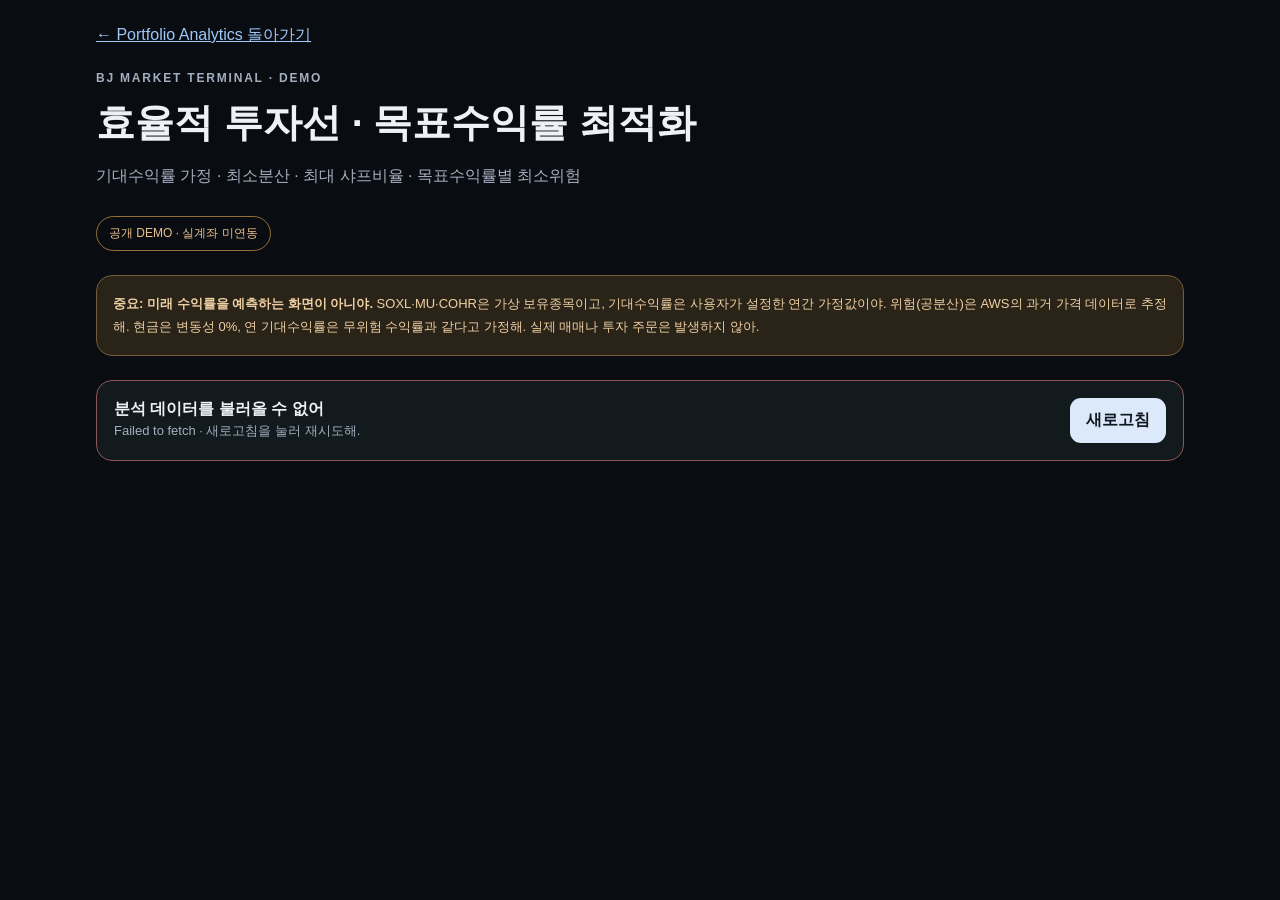
<file: efficient-frontier-demo.html>
<!doctype html><html lang="ko"><head><meta charset="utf-8"><meta name="viewport" content="width=device-width,initial-scale=1"><meta name="theme-color" content="#090d12"><title>효율적 투자선 DEMO | BJ Market Terminal</title><style>
:root{color-scheme:dark;--bg:#090d12;--card:#111720;--border:#293542;--text:#eef2f7;--muted:#a3aebe;--blue:#78aef2;--teal:#69cbb2;--amber:#eab56c}*{box-sizing:border-box}body{background:var(--bg);color:var(--text);font-family:-apple-system,BlinkMacSystemFont,'Noto Sans KR',sans-serif;margin:0}main{max-width:1120px;margin:auto;padding:25px 16px 85px}a{color:#9fc8fa}.eyebrow{color:var(--muted);font-size:12px;letter-spacing:.15em;font-weight:700;margin-top:25px}h1{font-size:clamp(26px,5vw,39px);margin:11px 0 8px}h2{font-size:20px;margin:30px 0 14px}.muted,.small{color:var(--muted)}.small{font-size:13px;line-height:1.7}.pill{display:inline-block;border:1px solid #957039;color:#ecc08a;border-radius:24px;padding:8px 12px;margin-top:13px;font-size:12px}.notice{background:#2a2318;border:1px solid #755b3b;border-radius:16px;padding:16px;margin:24px 0;color:#eed0a4;font-size:13px;line-height:1.8}.card{background:var(--card);border:1px solid var(--border);border-radius:20px;padding:21px;margin:14px 0;min-width:0}.status{border:1px solid #376b57;background:#121a1e;display:flex;justify-content:space-between;gap:15px;align-items:center;flex-wrap:wrap;border-radius:16px;padding:17px}.status[data-state=error]{border-color:#8d5651}.status[data-state=loading]{border-color:#83653d}.grid{display:grid;grid-template-columns:repeat(auto-fit,minmax(min(100%,220px),1fr));gap:13px}.stat{font-size:clamp(22px,4vw,31px);font-weight:750;margin:10px 0 6px;font-variant-numeric:tabular-nums}button{border:0;border-radius:11px;padding:12px 16px;background:#dce9fa;color:#101720;font:inherit;font-weight:750;cursor:pointer}button:focus-visible,input:focus-visible{outline:3px solid var(--blue)}.actions{display:flex;flex-wrap:wrap;gap:10px}.secondary{background:#202b3a;border:1px solid #42546a;color:#e8f0ff}.slrow{display:grid;grid-template-columns:85px minmax(0,1fr) 72px;gap:12px;align-items:center;margin:18px 0}.slrow output{text-align:right;font-variant-numeric:tabular-nums}input[type=range]{width:100%;accent-color:#78aef2}.tablewrap{overflow-x:auto}table{width:100%;border-collapse:collapse;font-size:14px}td,th{padding:12px 8px;border-bottom:1px solid #2b3543;text-align:right;white-space:nowrap;font-variant-numeric:tabular-nums}th:first-child,td:first-child{text-align:left}th{color:var(--muted);font-weight:650}.legend{display:flex;gap:15px;flex-wrap:wrap;font-size:12px;margin:8px 0 15px}.key{display:inline-block;width:12px;height:12px;margin-right:6px;border-radius:3px;background:var(--blue)}.key.teal{background:var(--teal)}.key.amber{background:var(--amber)}.key.violet{background:#c9a0f1}svg{width:100%;height:auto;display:block}svg text{fill:var(--muted);font-size:12px}.footer{margin-top:30px;font-size:12px;color:var(--muted);line-height:1.8}[hidden]{display:none!important}@media(max-width:440px){.card{padding:15px}.slrow{grid-template-columns:70px minmax(0,1fr) 65px;gap:8px}}
</style></head><body><main>
<a href="./portfolio-analytics.html">← Portfolio Analytics 돌아가기</a><div class="eyebrow">BJ MARKET TERMINAL · DEMO</div><h1>효율적 투자선 · 목표수익률 최적화</h1><p class="muted">기대수익률 가정 · 최소분산 · 최대 샤프비율 · 목표수익률별 최소위험</p><span class="pill">공개 DEMO · 실계좌 미연동</span>
<div class="notice"><b>중요: 미래 수익률을 예측하는 화면이 아니야.</b> SOXL·MU·COHR은 가상 보유종목이고, 기대수익률은 사용자가 설정한 연간 가정값이야. 위험(공분산)은 AWS의 과거 가격 데이터로 추정해. 현금은 변동성 0%, 연 기대수익률은 무위험 수익률과 같다고 가정해. 실제 매매나 투자 주문은 발생하지 않아.</div>
<div class="status" id="status" data-state="loading" role="status" aria-live="polite"><div><b id="statusTitle">AWS DEMO 위험 데이터 연결 중…</b><div id="statusDetail" class="small">과거 변동성·상관계수를 확인하고 있어.</div></div><button id="refresh">새로고침</button></div>
<div id="app" hidden>
<h2>1. 기대수익률 가정 조절</h2><div class="card"><p class="small">아래 기대수익률은 <b>예측값이나 시장 컨센서스가 아닌 임의 가정</b>이야. 값을 바꾸면 효율적 투자선과 최적 비중이 바로 다시 계산돼. 총 주식 투자 비중은 기존 DEMO의 <b id="equityText">—</b>로 고정하고 현금 비중은 유지해.</p><div id="assumptions"></div><div class="slrow"><strong>무위험 금리</strong><input type="range" id="rf" min="0" max="10" step="0.5" value="3"><output id="rfOutput">3.0%</output></div><div class="slrow"><strong>종목 상한</strong><input type="range" id="cap" min="25" max="75" step="5" value="45"><output id="capOutput">45%</output></div><div class="actions"><button id="reset" class="secondary">기본 가정 복원</button><button id="minBtn">최소분산 비중 선택</button><button id="sharpeBtn">최대 샤프 비중 선택</button></div><p class="small" id="calculationInfo"></p></div>
<h2>2. 위험-수익률 효율적 투자선</h2><div class="card"><div class="legend"><span><i class="key"></i>탐색 조합</span><span><i class="key teal"></i>효율적 경계</span><span><i class="key amber"></i>현재 DEMO</span><span><i class="key violet"></i>최대 샤프</span><span><i class="key" style="background:#ffb667"></i>목표 최소위험</span></div><svg id="chart" viewBox="0 0 760 395" role="img" aria-label="연율화 변동성과 기대수익률의 관계를 보여주는 효율적 투자선"></svg><div class="small">가로축: 연율화 변동성 · 세로축: 가정된 연 기대수익률 · 양방향 매수만 허용하며 공매도 없음. 현금과 전체 주식 비중은 고정돼.</div></div>
<h2>3. 목표수익률을 만족하는 최소위험 비중</h2><div class="card"><p class="small">연 기대수익률 <b>가정치</b>가 목표 이상인 조합 중 연율화 변동성이 가장 작은 비중을 찾아. 현금 비중과 총 주식 투자 비중은 유지하고, 공매도 없이 종목 상한을 적용해. 0.5%p 격자 탐색에 따른 근삿값이야.</p><div class="slrow"><strong>목표 연수익률</strong><input id="target" type="range" min="-20" max="75" step="0.5" value="12" aria-label="목표 연 기대수익률"><output id="targetOutput">12.0%</output></div><div class="actions"><button id="targetBtn">목표 달성 최소위험 비중 선택</button></div><div class="grid" style="margin-top:16px"><div><div class="small">목표 달성 최소 연율화 변동성</div><div id="targetVol" class="stat" style="color:var(--teal)">—</div></div><div><div class="small">해당 조합의 가정 기대수익률</div><div id="targetRet" class="stat">—</div></div></div><p class="small" id="targetStatus" role="status" aria-live="polite"></p></div>
<h2>4. 포트폴리오 비교</h2><div class="grid"><div class="card"><div class="small">현재 DEMO 예상수익률</div><div class="stat" id="nowReturn">—</div><div class="small" id="nowRisk">—</div></div><div class="card"><div class="small">최소분산 연율화 변동성</div><div class="stat" id="minRisk" style="color:var(--teal)">—</div><div class="small" id="minReturn">—</div></div><div class="card"><div class="small">최대 샤프비율</div><div class="stat" id="maxSharpe" style="color:#c9a0f1">—</div><div class="small" id="maxSharpeRisk">—</div></div><div class="card"><div class="small">현재 가정하의 선택 조합</div><div class="stat" id="pickedTitle">현재 DEMO</div><div class="small" id="pickedStats">—</div></div></div>
<div class="card"><h3>종목별 비중 비교</h3><div class="tablewrap"><table><thead><tr><th>종목</th><th>현재 DEMO</th><th>최소분산</th><th>최대 샤프</th><th>목표달성</th><th>선택 조합</th></tr></thead><tbody id="weights"></tbody></table></div><p class="small" id="footnote"></p></div>
</div></main><script>
'use strict';
const API='https://13-125-71-101.sslip.io/api/demo-individual-risk';
const $=id=>document.getElementById(id);const SYM=['SOXL','MU','COHR'];const defaults=[22,15,12];
let data=null,cov=null,original=null,expected=[...defaults],selected='now',total=0,solutions=null,targetResult=null;
const percent=x=>Number.isFinite(x)?x.toFixed(2)+'%':'—';const safe=x=>typeof x==='number'&&Number.isFinite(x);
function valid(d){if(!d||d.demo!==true||d.schema_version!==1||d.benchmark!=='SPY'||!Array.isArray(d.tickers)||d.tickers.length!==3||SYM.some(s=>!d.tickers.includes(s)))return false;for(const s of SYM){const e=d.individual?.[s];if(!e||!safe(e.weight_pct)||e.weight_pct<0||!safe(e.annual_volatility_pct)||e.annual_volatility_pct<=0)return false;for(const t of SYM){const c=d.correlations?.[s]?.[t];if(!safe(c)||Math.abs(c)>1.00001)return false}}return SYM.reduce((a,s)=>a+d.individual[s].weight_pct,0)<100.01}
function makeCov(d){return SYM.map(s=>SYM.map(t=>d.individual[s].annual_volatility_pct*d.individual[t].annual_volatility_pct*d.correlations[s][t]/10000))}
function metric(w){const frac=w.map(x=>x/100),v=frac.reduce((z,x,i)=>z+x*frac.reduce((u,y,j)=>u+y*cov[i][j],0),0);const vol=100*Math.sqrt(Math.max(0,v));const cash=100-w.reduce((a,b)=>a+b,0);const rf=+$('rf').value;const er=(w.reduce((a,x,i)=>a+x*expected[i],0)+cash*rf)/100;const sharpe=vol>1e-8?(er-rf)/vol:null;return {w,vol,er,sharpe,cash}}
function search(){const cap=+$('cap').value,step=.5,pts=[];let bestMin=null,bestSharpe=null;const lo=Math.max(0,total-2*cap),hi=Math.min(total,cap);for(let a=lo;a<=hi+1e-8;a+=step){let jlo=Math.max(0,total-a-cap),jhi=Math.min(cap,total-a);for(let b=jlo;b<=jhi+1e-8;b+=step){const c=total-a-b;if(c< -1e-8||c>cap+1e-8)continue;const p=metric([a,b,Math.max(0,c)]);pts.push(p);if(!bestMin||p.vol<bestMin.vol)bestMin=p;if(p.sharpe!==null&&(!bestSharpe||p.sharpe>bestSharpe.sharpe))bestSharpe=p}}if(!pts.length)throw Error('현재 주식 비중과 종목 상한을 동시에 만족하는 조합이 없어.');pts.sort((a,b)=>a.vol-b.vol||b.er-a.er);let maxReturn=-Infinity;const frontier=[];for(const p of pts){if(p.er>maxReturn+1e-8){frontier.push(p);maxReturn=p.er}}return {pts,bestMin,bestSharpe,frontier}}
function targetSearch(points,goal){let best=null;for(const p of points){if(p.er+1e-9<goal)continue;if(!best||p.vol<best.vol-1e-9||(Math.abs(p.vol-best.vol)<1e-9&&p.er>best.er))best=p}return best}
function svgEl(tag,attrs={}){const e=document.createElementNS('http://www.w3.org/2000/svg',tag);for(const [k,v] of Object.entries(attrs))e.setAttribute(k,String(v));return e}
function label(svg,x,y,value,anchor='start'){const el=svgEl('text',{x,y,'text-anchor':anchor});el.textContent=value;svg.append(el)}
function draw(){const svg=$('chart');svg.replaceChildren();const s=solutions;if(!s)return;const main=[...s.pts,metric(original)];const vx=main.map(p=>p.vol),vy=main.map(p=>p.er);let x0=Math.min(...vx),x1=Math.max(...vx),y0=Math.min(...vy),y1=Math.max(...vy);const padx=Math.max((x1-x0)*.09,1),pady=Math.max((y1-y0)*.13,1);x0=Math.max(0,x0-padx);x1+=padx;y0-=pady;y1+=pady;const L=80,R=730,T=26,B=337;const x=v=>L+(v-x0)/(x1-x0)*(R-L),y=v=>B-(v-y0)/(y1-y0)*(B-T);for(let i=0;i<=4;i++){const yy=T+(B-T)*i/4;svg.append(svgEl('line',{x1:L,y1:yy,x2:R,y2:yy,stroke:'#303f50','stroke-width':1}));label(svg,L-10,yy+4,percent(y1-(y1-y0)*i/4),'end')}for(let i=0;i<=4;i++){const xx=L+(R-L)*i/4;label(svg,xx,B+23,percent(x0+(x1-x0)*i/4),'middle')}for(const p of s.pts.filter((_,i)=>i%Math.max(1,Math.ceil(s.pts.length/1300))===0)){svg.append(svgEl('circle',{cx:x(p.vol),cy:y(p.er),r:1.9,fill:'#78aef2',opacity:.31}))}const frontier=[...s.frontier].sort((a,b)=>a.vol-b.vol);if(frontier.length>1)svg.append(svgEl('polyline',{points:frontier.map(p=>`${x(p.vol).toFixed(2)},${y(p.er).toFixed(2)}`).join(' '),fill:'none',stroke:'#69cbb2','stroke-width':3}));const points=[[metric(original),'#eab56c','현재'],[s.bestMin,'#69cbb2','최소'],[s.bestSharpe,'#c9a0f1','샤프'],[targetResult,'#ffb667','목표']];for(const [p,color,text] of points){if(!p)continue;svg.append(svgEl('circle',{cx:x(p.vol),cy:y(p.er),r:7,fill:color,stroke:'#090d12','stroke-width':2}));label(svg,x(p.vol)+10,y(p.er)-10,text)}label(svg,(L+R)/2,386,'연율화 변동성','middle');label(svg,80,15,'가정 연 기대수익률')}
function render(){if(!data)return;total=original.reduce((a,b)=>a+b,0);solutions=search();const s=solutions,now=metric(original),min=s.bestMin,max=s.bestSharpe;const goal=+$('target').value;targetResult=targetSearch(s.pts,goal);const possibleReturns=s.pts.map(p=>p.er);const low=Math.min(...possibleReturns),high=Math.max(...possibleReturns);$('targetOutput').textContent=goal.toFixed(1)+'%';$('targetVol').textContent=targetResult?percent(targetResult.vol):'달성 불가';$('targetRet').textContent=targetResult?percent(targetResult.er):'—';$('targetStatus').textContent=targetResult?'조건 충족: 가정 기대수익률 '+percent(targetResult.er)+' / 연율화 변동성 '+percent(targetResult.vol)+' · 탐색 결과 근삿값':'현재 가정·비중 제한에서 달성할 수 없어. 가능한 연 기대수익률 범위: '+percent(low)+' ~ '+percent(high);$('targetBtn').disabled=!targetResult;if(selected==='target'&&!targetResult)selected='now';const pick=selected==='min'?min:selected==='sharpe'?max:selected==='target'?targetResult:now;$('nowReturn').textContent=percent(now.er);$('nowRisk').textContent='변동성 '+percent(now.vol)+' · 샤프 '+(now.sharpe?.toFixed(3)??'—');$('minRisk').textContent=percent(min.vol);$('minReturn').textContent='가정 기대수익률 '+percent(min.er);$('maxSharpe').textContent=max?.sharpe?.toFixed(3)??'—';$('maxSharpeRisk').textContent=max?'변동성 '+percent(max.vol)+' · 기대수익률 '+percent(max.er):'계산 불가';$('pickedTitle').textContent=selected==='min'?'최소분산':selected==='sharpe'?'최대 샤프':selected==='target'?'목표 최소위험':'현재 DEMO';$('pickedStats').textContent='수익률 '+percent(pick.er)+' · 변동성 '+percent(pick.vol);$('calculationInfo').textContent='탐색 조합 '+s.pts.length.toLocaleString('ko-KR')+'개 · 주식 '+percent(total)+' · 현금 '+percent(100-total)+' · 주식당 상한 '+$('cap').value+'% · 약 0.5%p 탐색';$('equityText').textContent=percent(total);$('rfOutput').textContent=(+$('rf').value).toFixed(1)+'%';$('capOutput').textContent=$('cap').value+'%';const tbody=$('weights');tbody.replaceChildren();[...SYM,'현금'].forEach((name,i)=>{const val=p=>i===3?100-p.w.reduce((a,b)=>a+b,0):p.w[i];const tr=document.createElement('tr');[name,percent(val(now)),percent(val(min)),percent(val(max)),targetResult?percent(val(targetResult)):'—',percent(val(pick))].forEach(v=>{const td=document.createElement('td');td.textContent=v;tr.append(td)});tbody.append(tr)});$('footnote').textContent='현금 기대수익률 '+$('rf').value+'% 가정. 기존 DEMO 수익률 백테스트(현금 수익 0%)와 다른 가정을 적용한 미래 시나리오이며, 예상값을 실제 수익률로 해석하면 안 돼.';draw()}
function controls(){const root=$('assumptions');root.replaceChildren();SYM.forEach((s,i)=>{const row=document.createElement('div');row.className='slrow';const label=document.createElement('strong');label.textContent=s;const range=document.createElement('input');range.type='range';range.min='-40';range.max='100';range.step='1';range.value=expected[i];range.setAttribute('aria-label',s+' 연 기대수익률 가정');const out=document.createElement('output');out.textContent=expected[i]+'%';range.addEventListener('input',()=>{expected[i]=+range.value;out.textContent=expected[i]+'%';selected='now';render()});row.append(label,range,out);root.append(row)})}
async function load(){const b=$('refresh');b.disabled=true;$('status').dataset.state='loading';$('statusTitle').textContent='AWS DEMO 데이터 확인 중…';const controller=new AbortController(),timer=setTimeout(()=>controller.abort(),12000);try{const r=await fetch(API,{cache:'no-store',signal:controller.signal});if(!r.ok)throw Error('HTTP '+r.status);const d=await r.json();if(!valid(d))throw Error('DEM0 전용 검증 또는 데이터 형식 실패');data=d;cov=makeCov(d);original=SYM.map(s=>d.individual[s].weight_pct);expected=[...defaults];selected='now';$('rf').value=3;$('cap').value=45;controls();render();$('app').hidden=false;$('status').dataset.state='ok';$('statusTitle').textContent='AWS 위험 분석 연결됨 · DEMO';$('statusDetail').textContent='시장 데이터 기준 '+d.period_end+' · '+d.daily_observations+'거래일 · 실계좌 미연동'}catch(e){$('app').hidden=true;$('status').dataset.state='error';$('statusTitle').textContent='분석 데이터를 불러올 수 없어';$('statusDetail').textContent=(e instanceof Error?e.message:'알 수 없는 오류')+' · 새로고침을 눌러 재시도해.'}finally{clearTimeout(timer);b.disabled=false}}
$('refresh').addEventListener('click',load);$('rf').addEventListener('input',()=>{selected='now';render()});$('cap').addEventListener('input',()=>{selected='now';render()});$('minBtn').addEventListener('click',()=>{selected='min';render()});$('sharpeBtn').addEventListener('click',()=>{selected='sharpe';render()});$('targetBtn').addEventListener('click',()=>{selected='target';render()});$('target').addEventListener('input',()=>{selected='target';render()});$('reset').addEventListener('click',()=>{expected=[...defaults];$('rf').value=3;$('cap').value=45;$('target').value=12;selected='now';controls();render()});load();
</script></body></html>
</file>
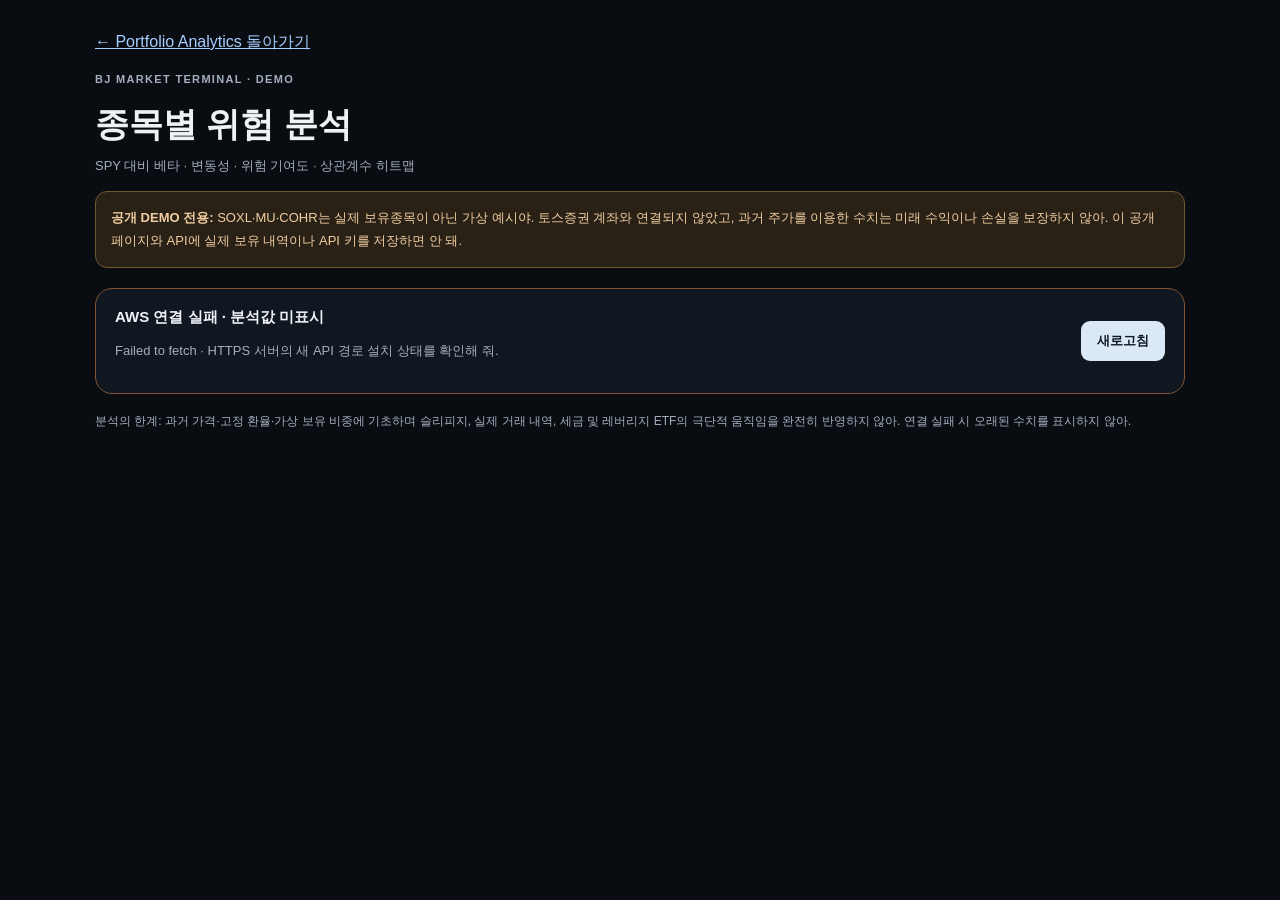
<file: individual-risk-demo.html>
<!doctype html>
<html lang="ko">
<head>
<meta charset="utf-8"><meta name="viewport" content="width=device-width,initial-scale=1"><meta name="theme-color" content="#090d12">
<title>종목별 위험 분석 | BJ Market Terminal</title>
<style>
:root{color-scheme:dark;--bg:#090d12;--panel:#111720;--line:#293542;--text:#eef2f7;--muted:#a3aebe;--blue:#63aaf4;--green:#4dc9ae}
*{box-sizing:border-box}body{margin:0;background:var(--bg);color:var(--text);font-family:Inter,-apple-system,BlinkMacSystemFont,"Noto Sans KR",sans-serif}main{max-width:1120px;margin:auto;padding:24px 15px 65px}a{color:#a8ceff}header{padding:8px 0 15px}h1{font-size:clamp(25px,4vw,34px);margin:17px 0 7px}h2{font-size:20px;margin:28px 0 12px}.muted{color:var(--muted);font-size:13px;line-height:1.65}.eyebrow{font-size:11px;font-weight:700;letter-spacing:.12em;color:var(--muted)}.card{background:var(--panel);border:1px solid var(--line);border-radius:17px;padding:19px;min-width:0}.notice{background:#292116;border:1px solid #725734;color:#f0cda0;padding:15px;border-radius:12px;line-height:1.7;font-size:13px}.status{border:1px solid #43556b}.status[data-status=ok]{border-color:#286853}.status[data-status=error]{border-color:#805332}.status strong{font-size:15px}.row{display:flex;align-items:center;justify-content:space-between;gap:12px;flex-wrap:wrap}.grid{display:grid;grid-template-columns:repeat(auto-fit,minmax(min(100%,250px),1fr));gap:12px}.ticker{font-weight:800;font-size:20px}.value{font-size:25px;font-weight:750;font-variant-numeric:tabular-nums}button{border:0;background:#dbe8f8;color:#101722;padding:11px 16px;border-radius:9px;font-weight:700;cursor:pointer}button:disabled{opacity:.5;cursor:wait}.tablewrap{overflow:auto}table{border-collapse:separate;border-spacing:6px;width:100%;min-width:350px}th,td{padding:12px 8px;text-align:center;border-radius:8px;font-variant-numeric:tabular-nums}th{font-size:12px;color:var(--muted)}td{font-weight:750}tbody th{font-weight:750;color:var(--text)}.metric{border-bottom:1px solid var(--line);padding:10px 0;display:flex;justify-content:space-between;gap:10px;font-size:13px}.metric span:first-child{color:var(--muted)}.meter{height:9px;border-radius:8px;background:#283240;overflow:hidden;margin-top:9px}.meter>div{height:100%;background:var(--blue)}.warning{margin-top:17px;color:var(--muted);font-size:12px;line-height:1.7}#dataPanels[hidden]{display:none}
</style>
</head>
<body><main>
<header><a href="./portfolio-analytics.html">← Portfolio Analytics 돌아가기</a><div class="eyebrow" style="margin-top:20px">BJ MARKET TERMINAL · DEMO</div><h1>종목별 위험 분석</h1><div class="muted">SPY 대비 베타 · 변동성 · 위험 기여도 · 상관계수 히트맵</div></header>
<div class="notice"><strong>공개 DEMO 전용:</strong> SOXL·MU·COHR는 실제 보유종목이 아닌 가상 예시야. 토스증권 계좌와 연결되지 않았고, 과거 주가를 이용한 수치는 미래 수익이나 손실을 보장하지 않아. 이 공개 페이지와 API에 실제 보유 내역이나 API 키를 저장하면 안 돼.</div>
<section class="card status" id="status" data-status="loading" style="margin-top:20px" role="status" aria-live="polite"><div class="row"><div><strong id="statusTitle">AWS 연결 중…</strong><p class="muted" id="statusText">HTTPS로 DEMO 데이터를 요청하는 중이야.</p></div><button id="refresh" type="button">새로고침</button></div></section>
<div id="dataPanels" hidden>
<section><h2>종목별 위험 분석</h2><div class="grid" id="tickers"></div></section>
<section><h2>상관계수 히트맵</h2><div class="card"><p class="muted">+1이면 함께 움직이는 경향이 강하고, 0이면 선형 관계가 약하며, -1이면 반대로 움직이는 경향이 강해. 상관계수는 분산 효과를 보장하지 않아.</p><div class="tablewrap" id="heatmap"></div><div class="muted" id="period"></div></div></section>
<section><h2>위험 기여도 비교</h2><div class="card" id="riskContributions"></div></section>
</div><p class="warning">분석의 한계: 과거 가격·고정 환율·가상 보유 비중에 기초하며 슬리피지, 실제 거래 내역, 세금 및 레버리지 ETF의 극단적 움직임을 완전히 반영하지 않아. 연결 실패 시 오래된 수치를 표시하지 않아.</p>
</main><script>
'use strict';
const ENDPOINT='https://13-125-71-101.sslip.io/api/demo-individual-risk';
const $=id=>document.getElementById(id);
const percent=n=>Number(n).toFixed(2)+'%';
const number=n=>Number(n).toFixed(2);
const create=(tag,cls,content)=>{const n=document.createElement(tag);if(cls)n.className=cls;if(content!==undefined)n.textContent=String(content);return n};
const valid=(obj)=>{
 if(!obj||obj.demo!==true||obj.schema_version!==1||!Array.isArray(obj.tickers)||obj.tickers.length!==3)return false;
 if(new Set(obj.tickers).size!==3||!obj.tickers.every(t=>['SOXL','MU','COHR'].includes(t)))return false;
 if(!obj.individual||!obj.correlations||!obj.risk_contribution_pct)return false;
 for(const t of obj.tickers){const x=obj.individual[t],v=obj.risk_contribution_pct[t];if(!x||!['weight_pct','beta_vs_benchmark','annual_volatility_pct','correlation_vs_benchmark','risk_contribution_pct'].every(k=>typeof x[k]==='number'&&Number.isFinite(x[k])))return false;if(typeof v!=='number'||!Number.isFinite(v))return false;for(const s of obj.tickers){const c=obj.correlations[t]?.[s];if(typeof c!=='number'||!Number.isFinite(c)||Math.abs(c)>1.00001)return false}}
 return true;
};
function render(data){
 const cards=$('tickers');cards.replaceChildren();
 for(const ticker of data.tickers){const x=data.individual[ticker],card=create('article','card');card.appendChild(create('div','ticker',ticker));for(const [label,val] of [['자산 내 비중',percent(x.weight_pct)],['SPY 대비 베타',number(x.beta_vs_benchmark)],['연율화 변동성',percent(x.annual_volatility_pct)],['SPY 상관계수',number(x.correlation_vs_benchmark)],['위험 기여도',percent(x.risk_contribution_pct)]]){const row=create('div','metric');row.append(create('span','',label),create('strong','',val));card.appendChild(row)}cards.appendChild(card)}
 const table=create('table');const thead=create('thead');const top=create('tr');top.appendChild(create('th','','종목'));for(const t of data.tickers)top.appendChild(create('th','',t));thead.appendChild(top);table.appendChild(thead);const body=create('tbody');
 for(const t of data.tickers){const row=create('tr');row.appendChild(create('th','',t));for(const s of data.tickers){const v=data.correlations[t][s];const cell=create('td','',number(v));const strength=Math.abs(v);cell.style.background=v>=0?`rgba(77,201,174,${0.09+0.58*strength})`:`rgba(244,154,152,${0.09+0.58*strength})`;cell.style.color='#f3f6fa';cell.setAttribute('aria-label',`${t} 및 ${s} 상관계수 ${number(v)}`);row.appendChild(cell)}body.appendChild(row)}table.appendChild(body);$('heatmap').replaceChildren(table);
 $('period').textContent=`분석 기간: ${data.period_start} ~ ${data.period_end} · ${data.daily_observations}거래일 · 벤치마크 ${data.benchmark}`;
 const target=$('riskContributions');target.replaceChildren();for(const t of data.tickers){const v=data.risk_contribution_pct[t];const row=create('div','row');row.append(create('strong','',t),create('span','',percent(v)));const bar=create('div','meter');const fill=create('div');fill.style.width=Math.max(0,Math.min(100,v))+'%';bar.appendChild(fill);target.append(row,bar)}
 $('dataPanels').hidden=false;
}
let loading=false;
async function load(){if(loading)return;loading=true;$('refresh').disabled=true;$('status').dataset.status='loading';$('statusTitle').textContent='AWS 연결 중…';$('statusText').textContent='DEMO 분석 데이터 확인 중';$('dataPanels').hidden=true;
 try{const ctrl=new AbortController();const timer=setTimeout(()=>ctrl.abort(),13000);let response;try{response=await fetch(ENDPOINT,{mode:'cors',cache:'no-store',headers:{Accept:'application/json'},signal:ctrl.signal})}finally{clearTimeout(timer)}if(!response.ok)throw Error('HTTP '+response.status);const data=await response.json();if(!valid(data))throw Error('DEMO 응답 형식 검증 실패');render(data);$('status').dataset.status='ok';$('statusTitle').textContent='AWS 종목별 분석 연결됨 · DEMO';$('statusText').textContent=`기준일 ${data.period_end} · 10분마다 연결 확인 · 실제 계좌 미연동`;
 }catch(e){$('dataPanels').hidden=true;$('status').dataset.status='error';$('statusTitle').textContent='AWS 연결 실패 · 분석값 미표시';$('statusText').textContent=(e instanceof Error?e.message:'네트워크 오류')+' · HTTPS 서버의 새 API 경로 설치 상태를 확인해 줘.'}finally{$('refresh').disabled=false;loading=false}}
$('refresh').addEventListener('click',load);load();setInterval(()=>{if(!document.hidden)load()},10*60*1000);document.addEventListener('visibilitychange',()=>{if(!document.hidden)load()});
</script></body></html>
</file>
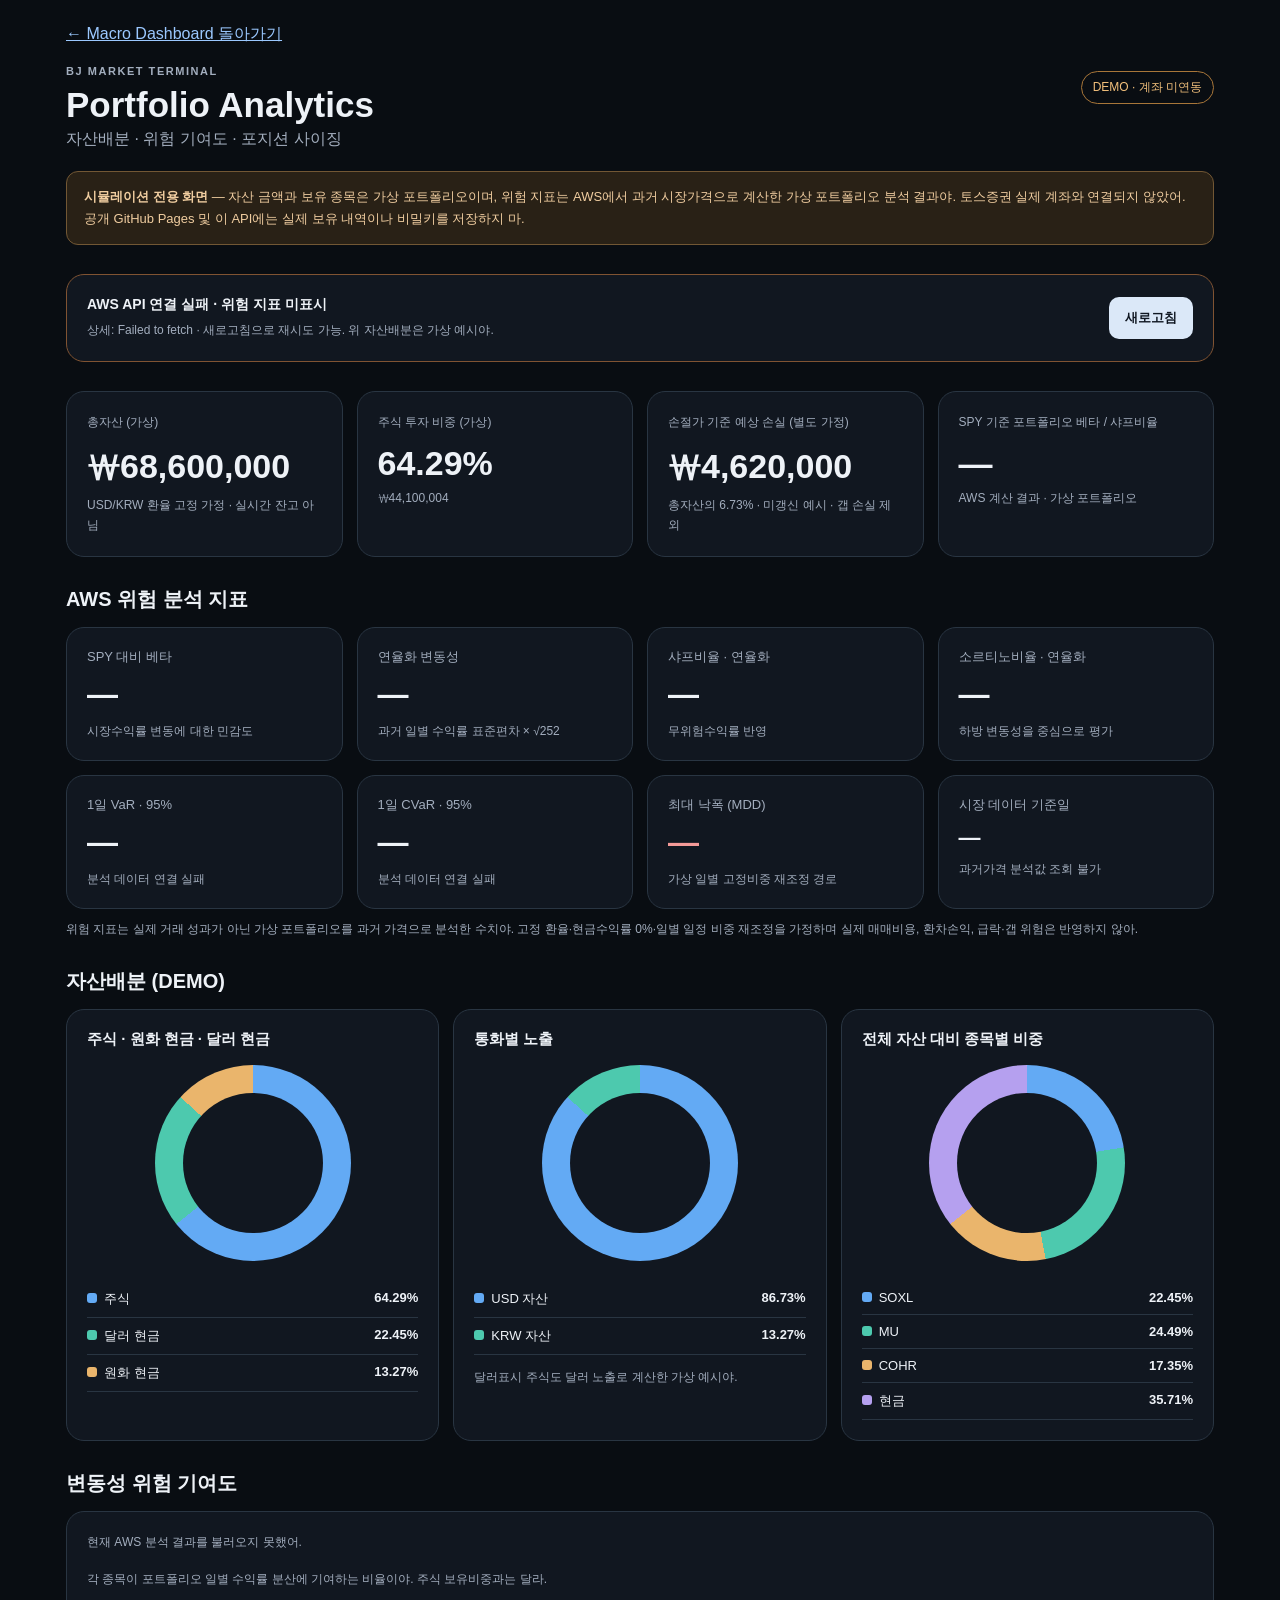
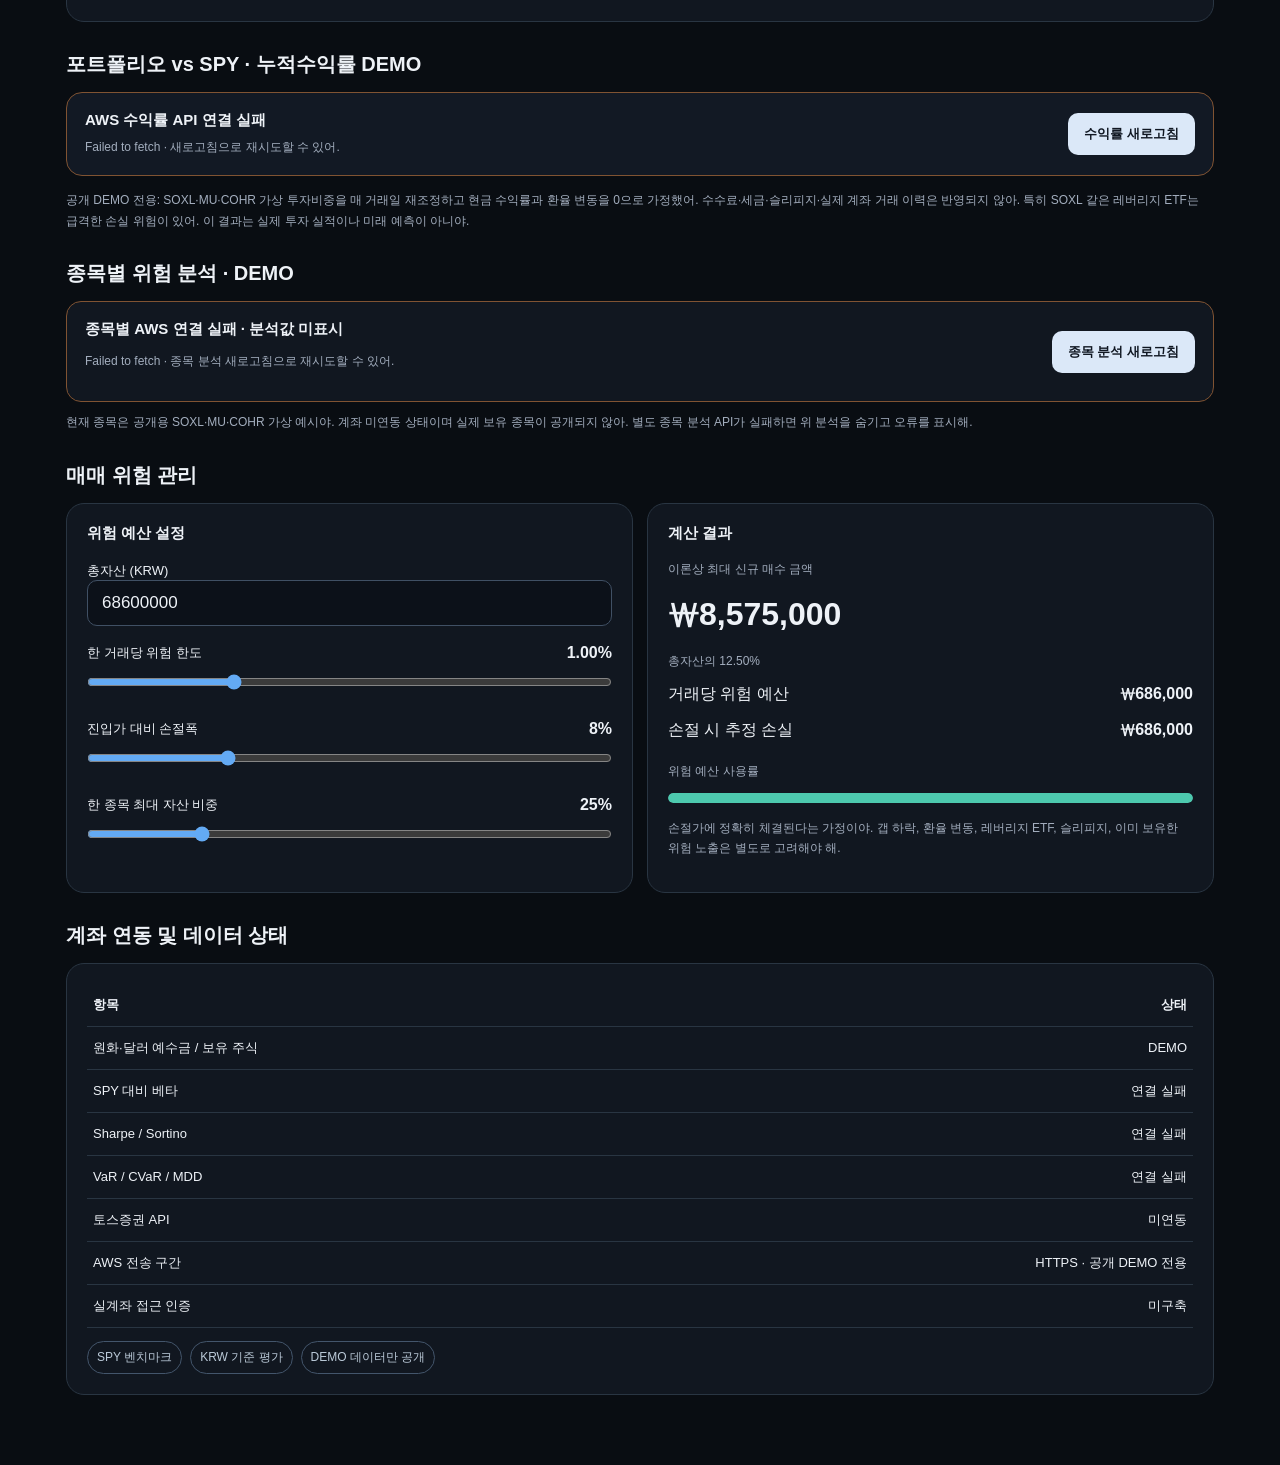
<file: portfolio-analytics.html>
<!doctype html>
<html lang="ko">
<head>
<meta charset="utf-8"><meta name="viewport" content="width=device-width,initial-scale=1"><meta name="theme-color" content="#090d12">
<title>Portfolio Analytics | BJ Market Terminal</title>
<style>
:root{color-scheme:dark;--bg:#090d12;--card:#111720;--border:#293542;--text:#eef2f7;--muted:#a3aebe;--blue:#63aaf4;--teal:#4dc9ae;--amber:#eab56c;--violet:#b5a0ef}
*{box-sizing:border-box}body{background:var(--bg);color:var(--text);font-family:Inter,-apple-system,BlinkMacSystemFont,"Noto Sans KR",sans-serif;margin:0}main{max-width:1180px;margin:auto;padding:24px 16px 70px}a{color:#9bc8ff}.top{display:flex;justify-content:space-between;gap:16px;align-items:center;flex-wrap:wrap}.top h1{margin:8px 0 4px;font-size:clamp(24px,4vw,35px)}.muted{color:var(--muted)}.eyebrow{letter-spacing:.14em;color:var(--muted);font-weight:700;font-size:11px}.badge{padding:7px 11px;border:1px solid #a87639;color:#f1bf7b;border-radius:30px;font-size:12px;white-space:nowrap}.notice{margin-top:21px;border:1px solid #725734;background:#292116;padding:14px 17px;border-radius:12px;color:#f0cda0;font-size:13px;line-height:1.7}.grid{display:grid;grid-template-columns:repeat(auto-fit,minmax(min(100%,245px),1fr));gap:14px}.card{border:1px solid var(--border);border-radius:18px;background:var(--card);padding:20px;min-width:0}.section{margin-top:29px}.section h2{margin:0 0 14px;font-size:20px}.stat{font-size:clamp(23px,3vw,34px);font-weight:750;margin:12px 0 5px;font-variant-numeric:tabular-nums;overflow-wrap:anywhere}.small{font-size:12px;color:var(--muted);line-height:1.7}.card h3{font-size:15px;margin:0 0 16px}.donut{width:min(196px,85%);aspect-ratio:1;border-radius:50%;margin:15px auto 20px;position:relative}.donut::after{content:"";position:absolute;inset:28px;background:var(--card);border-radius:50%}.legend{display:flex;justify-content:space-between;gap:10px;border-bottom:1px solid var(--border);padding:9px 0;font-size:13px}.swatch{width:10px;height:10px;border-radius:3px;display:inline-block;margin-right:7px}.row{display:flex;justify-content:space-between;align-items:center;gap:12px}.bar{height:10px;background:#283240;border-radius:8px;overflow:hidden;margin:8px 0 15px}.bar>div{height:100%;background:var(--blue);border-radius:8px}.bar.teal>div{background:var(--teal)}.formrow{margin:18px 0}.formrow label{font-size:13px}input[type=range]{width:100%;accent-color:var(--blue);margin:12px 0}input[type=number]{width:100%;background:#0c1119;color:var(--text);border:1px solid #405064;padding:12px 14px;border-radius:10px;font-size:17px}.big{font-weight:780;font-size:clamp(23px,3vw,32px);margin:14px 0}table{width:100%;border-collapse:collapse;font-size:13px}th,td{border-bottom:1px solid var(--border);padding:12px 6px;text-align:left}th:last-child,td:last-child{text-align:right}.dim{opacity:.7}button{background:#dbe8f8;color:#101722;font-weight:700;border:0;border-radius:10px;padding:12px 16px;cursor:pointer}.pills{display:flex;gap:8px;flex-wrap:wrap;margin-top:13px}.pill{border:1px solid #43556b;padding:7px 9px;border-radius:20px;font-size:12px;color:#bbcad8}.connection{display:flex;justify-content:space-between;align-items:center;gap:16px;flex-wrap:wrap}.connection strong{font-size:14px}.connection p{margin:6px 0 0}.connection[data-status="ok"]{border-color:#286853}.connection[data-status="error"]{border-color:#805332}.metric-note{margin-top:9px;color:var(--muted);font-size:12px;line-height:1.5}.metric-value{font-size:clamp(22px,3vw,31px);font-weight:750;margin-top:11px;font-variant-numeric:tabular-nums}.metric-negative{color:#f49a98}.metric-label{font-size:13px;color:var(--muted)}.tablewrap{overflow-x:auto}td.status{text-align:right;min-width:120px}
@media(max-width:600px){main{padding:20px 12px 60px}.card{padding:17px}.grid{gap:12px}}

/* Integrated per-ticker DEMO risk panel */
.ig-status{border:1px solid #43556b;border-radius:15px;background:var(--card);padding:18px;display:flex;flex-wrap:wrap;justify-content:space-between;align-items:center;gap:12px}
.ig-status[data-status="ok"]{border-color:#286853}.ig-status[data-status="error"]{border-color:#805332}
.ig-status strong{font-size:15px}.ig-grid{display:grid;grid-template-columns:repeat(auto-fit,minmax(min(100%,260px),1fr));gap:14px;margin-top:14px}
.ig-item{display:flex;justify-content:space-between;gap:12px;padding:10px 0;border-bottom:1px solid var(--border);font-size:13px}
.ig-item span{color:var(--muted)}.ig-item strong{font-variant-numeric:tabular-nums}
.ig-heat{overflow-x:auto;max-width:100%;margin-top:15px}.ig-heat table{width:100%;min-width:320px;border-spacing:6px;border-collapse:separate}
.ig-heat th,.ig-heat td{border:0;text-align:center;border-radius:8px;padding:13px 8px;font-size:13px;white-space:nowrap}
.ig-heat th{color:var(--muted);font-weight:700}.ig-heat td{font-size:15px;font-weight:800;font-variant-numeric:tabular-nums}
.ig-meter{height:9px;background:#283240;border-radius:8px;overflow:hidden;margin:8px 0 14px}.ig-meter>div{height:100%;background:var(--blue)}
#igPanels[hidden]{display:none}

/* STEP 35-4: Public DEMO portfolio vs SPY performance */
.pf-status{display:flex;justify-content:space-between;align-items:center;gap:12px;flex-wrap:wrap;border:1px solid #37576b;border-radius:16px;background:#121924;padding:18px;margin-bottom:14px}.pf-status[data-status="ok"]{border-color:#286853}.pf-status[data-status="error"]{border-color:#805332}.pf-status strong{font-size:15px}.pf-status p{margin:7px 0 0}.pf-buttons{display:flex;gap:8px;flex-wrap:wrap;margin:14px 0 18px}.pf-buttons button{background:#192434;color:#dbe6f3;border:1px solid #39485c;padding:10px 15px;min-width:55px}.pf-buttons button[aria-pressed="true"]{background:#dbe8f8;color:#101722;border-color:#dbe8f8}.pf-summary{display:grid;grid-template-columns:repeat(auto-fit,minmax(min(100%,160px),1fr));gap:12px;margin-bottom:18px}.pf-summary .card{padding:16px}.pf-val{font-size:clamp(20px,3vw,28px);font-weight:750;font-variant-numeric:tabular-nums;margin:8px 0 2px}.pf-svg{display:block;width:100%;height:auto;min-height:210px;max-height:420px;overflow:visible}.pf-legend{display:flex;gap:18px;flex-wrap:wrap;font-size:13px;margin-bottom:10px}.pf-key{display:inline-block;width:18px;height:4px;border-radius:3px;vertical-align:middle;margin-right:7px}.pf-svg text{fill:#a3aebe;font-size:12px;font-family:inherit}.pf-svg .gridline{stroke:#293542;stroke-width:1}.pf-svg .zero{stroke:#536176;stroke-width:1.3;stroke-dasharray:5 5}.pf-svg .portfolio-line{stroke:#63aaf4}.pf-svg .benchmark-line{stroke:#4dc9ae}.pf-svg path.line{fill:none;stroke-width:2.7;stroke-linejoin:round;stroke-linecap:round}.pf-detail{display:flex;justify-content:space-between;gap:12px;flex-wrap:wrap}
</style>
</head>
<body><main>
<div class="top"><div><a href="./index.html">← Macro Dashboard 돌아가기</a><div class="eyebrow" style="margin-top:20px">BJ MARKET TERMINAL</div><h1>Portfolio Analytics</h1><div class="muted">자산배분 · 위험 기여도 · 포지션 사이징</div></div><span class="badge">DEMO · 계좌 미연동</span></div>
<div class="notice"><strong>시뮬레이션 전용 화면</strong> — 자산 금액과 보유 종목은 가상 포트폴리오이며, 위험 지표는 AWS에서 과거 시장가격으로 계산한 가상 포트폴리오 분석 결과야. 토스증권 실제 계좌와 연결되지 않았어. 공개 GitHub Pages 및 이 API에는 실제 보유 내역이나 비밀키를 저장하지 마.</div>
<section class="section"><div class="card connection" id="apiConnection" data-status="loading" role="status" aria-live="polite"><div><strong id="connectionTitle">AWS 분석 데이터 연결 중…</strong><p class="small" id="connectionDetail">HTTPS API에서 DEMO 위험 지표를 요청하고 있어.</p></div><button type="button" id="refreshApi">새로고침</button></div></section>
<section class="section grid">
<div class="card"><div class="small">총자산 (가상)</div><div class="stat" id="demoTotal">₩68,600,000</div><div class="small">USD/KRW 환율 고정 가정 · 실시간 잔고 아님</div></div>
<div class="card"><div class="small">주식 투자 비중 (가상)</div><div class="stat" id="equityPct">64.29%</div><div class="small" id="equityValue">₩44,100,000</div></div>
<div class="card"><div class="small">손절가 기준 예상 손실 (별도 가정)</div><div class="stat">₩4,620,000</div><div class="small">총자산의 6.73% · 미갱신 예시 · 갭 손실 제외</div></div>
<div class="card"><div class="small">SPY 기준 포트폴리오 베타 / 샤프비율</div><div class="stat" id="betaSharpe">— / —</div><div class="small">AWS 계산 결과 · 가상 포트폴리오</div></div>
</section>
<section class="section"><h2>AWS 위험 분석 지표</h2><div class="grid">
<div class="card"><div class="metric-label">SPY 대비 베타</div><div class="metric-value" id="mBeta">—</div><div class="metric-note">시장수익률 변동에 대한 민감도</div></div>
<div class="card"><div class="metric-label">연율화 변동성</div><div class="metric-value" id="mVol">—</div><div class="metric-note">과거 일별 수익률 표준편차 × √252</div></div>
<div class="card"><div class="metric-label">샤프비율 · 연율화</div><div class="metric-value" id="mSharpe">—</div><div class="metric-note">무위험수익률 반영</div></div>
<div class="card"><div class="metric-label">소르티노비율 · 연율화</div><div class="metric-value" id="mSortino">—</div><div class="metric-note">하방 변동성을 중심으로 평가</div></div>
<div class="card"><div class="metric-label">1일 VaR · 95%</div><div class="metric-value" id="mVar">—</div><div class="metric-note" id="mVarKr">원화 환산 추정치 불러오는 중</div></div>
<div class="card"><div class="metric-label">1일 CVaR · 95%</div><div class="metric-value" id="mCvar">—</div><div class="metric-note" id="mCvarKr">최악 5% 구간의 평균 손실</div></div>
<div class="card"><div class="metric-label">최대 낙폭 (MDD)</div><div class="metric-value metric-negative" id="mMdd">—</div><div class="metric-note">가상 일별 고정비중 재조정 경로</div></div>
<div class="card"><div class="metric-label">시장 데이터 기준일</div><div class="metric-value" id="mDate" style="font-size:22px">—</div><div class="metric-note" id="mPeriod">과거 가격 자료 기반 · 미래 예측 아님</div></div>
</div><p class="small" style="margin-top:10px">위험 지표는 실제 거래 성과가 아닌 가상 포트폴리오를 과거 가격으로 분석한 수치야. 고정 환율·현금수익률 0%·일별 일정 비중 재조정을 가정하며 실제 매매비용, 환차손익, 급락·갭 위험은 반영하지 않아.</p></section>
<section class="section"><h2>자산배분 (DEMO)</h2><div class="grid">
<div class="card"><h3>주식 · 원화 현금 · 달러 현금</h3><div class="donut" id="assetChart"></div><div id="assetLegend"></div></div>
<div class="card"><h3>통화별 노출</h3><div class="donut" id="currencyChart"></div><div id="currencyLegend"></div><p class="small">달러표시 주식도 달러 노출로 계산한 가상 예시야.</p></div>
<div class="card"><h3>전체 자산 대비 종목별 비중</h3><div class="donut" id="positionChart"></div><div id="positionLegend"></div></div>
</div></section>
<section class="section"><h2>변동성 위험 기여도</h2><div class="card"><div class="small" id="riskSource">AWS 과거가격 분석 결과 연결 중…</div><div id="contributions" style="margin-top:16px"><p class="small">값을 불러오는 중…</p></div><p class="small">각 종목이 포트폴리오 일별 수익률 분산에 기여하는 비율이야. 주식 보유비중과는 달라.</p></div></section>

<!-- Dynamically populated by PUBLIC fictional-only API; do not place brokerage holdings here. -->

<section class="section" id="performanceAnalysis"><h2>포트폴리오 vs SPY · 누적수익률 DEMO</h2>
<div class="pf-status" id="pfStatus" data-status="loading" role="status" aria-live="polite"><div><strong id="pfTitle">AWS 성과 데이터 연결 중…</strong><p class="small" id="pfDetail">공개 DEMO 성과 API를 확인하고 있어.</p></div><button type="button" id="pfRefresh">수익률 새로고침</button></div>
<div id="pfPanels" hidden><div class="card">
 <div class="pf-buttons" role="group" aria-label="수익률 비교 기간"><button type="button" data-window="1M" aria-pressed="false">1개월</button><button type="button" data-window="3M" aria-pressed="false">3개월</button><button type="button" data-window="6M" aria-pressed="false">6개월</button><button type="button" data-window="1Y" aria-pressed="true">1년</button></div>
 <div class="pf-summary"><div class="card"><div class="small">포트폴리오 누적수익률</div><div class="pf-val" id="pfPortfolio">—</div></div><div class="card"><div class="small">SPY 누적수익률</div><div class="pf-val" id="pfSpy">—</div></div><div class="card"><div class="small">초과수익률</div><div class="pf-val" id="pfExcess">—</div></div><div class="card"><div class="small">포트폴리오 최대 낙폭</div><div class="pf-val" id="pfMdd">—</div><div class="small" id="pfSpyMdd"></div></div></div>
 <div class="pf-legend"><span><i class="pf-key" style="background:#63aaf4"></i>가상 포트폴리오</span><span><i class="pf-key" style="background:#4dc9ae"></i>SPY</span></div>
 <svg class="pf-svg" id="pfChart" viewBox="0 0 760 340" role="img" aria-labelledby="pfChartTitle pfChartDesc"><title id="pfChartTitle">포트폴리오와 SPY 누적수익률 비교</title><desc id="pfChartDesc">선택한 기간 시작점을 0%로 정규화한 과거 수익률 비교 선그래프</desc></svg>
 <div class="pf-detail"><p class="small" id="pfRange">—</p><p class="small">단위: % · 시계열은 기간 시작일 0% 기준</p></div>
</div></div>
<p class="small" style="margin-top:10px">공개 DEMO 전용: SOXL·MU·COHR 가상 투자비중을 매 거래일 재조정하고 현금 수익률과 환율 변동을 0으로 가정했어. 수수료·세금·슬리피지·실제 계좌 거래 이력은 반영되지 않아. 특히 SOXL 같은 레버리지 ETF는 급격한 손실 위험이 있어. 이 결과는 실제 투자 실적이나 미래 예측이 아니야.</p>
</section>
<section class="section" id="individualAnalysis"><h2>종목별 위험 분석 · DEMO</h2>
<div class="ig-status" id="igStatus" data-status="loading" role="status" aria-live="polite"><div><strong id="igTitle">AWS 종목별 분석 연결 중…</strong><p class="small" id="igDetail">별도 공개 DEMO API에서 종목 분석을 가져오는 중</p></div><button type="button" id="igRefresh">종목 분석 새로고침</button></div>
<div id="igPanels" hidden>
 <div class="ig-grid" id="igTickers"></div>
 <div class="grid" style="margin-top:15px">
  <div class="card"><h3>종목별 상관계수 히트맵</h3><p class="small">+1은 동행 경향, 0은 선형 관계가 약함, -1은 반대 방향의 경향을 의미해. 과거 상관계수는 향후 분산효과를 보장하지 않아.</p><div class="ig-heat" id="igHeatmap"></div><p class="small" id="igPeriod"></p></div>
  <div class="card"><h3>종목별 위험 기여도</h3><div id="igContrib"></div><p class="small">분산 기여도는 단순 투자 비중과 다르며 0~100% 밖으로 벗어날 수도 있어.</p></div>
 </div>
</div>
<p class="small" style="margin-top:10px">현재 종목은 공개용 SOXL·MU·COHR 가상 예시야. 계좌 미연동 상태이며 실제 보유 종목이 공개되지 않아. 별도 종목 분석 API가 실패하면 위 분석을 숨기고 오류를 표시해.</p>
</section>
<section class="section"><h2>매매 위험 관리</h2><div class="grid">
<div class="card"><h3>위험 예산 설정</h3><div class="formrow"><label for="capital">총자산 (KRW)</label><input type="number" id="capital" value="68600000" min="0" step="100000"></div>
<div class="formrow"><div class="row"><label for="risk">한 거래당 위험 한도</label><strong id="riskValue">1.00%</strong></div><input type="range" id="risk" min="0.25" max="3" step="0.25" value="1"></div>
<div class="formrow"><div class="row"><label for="stop">진입가 대비 손절폭</label><strong id="stopValue">8%</strong></div><input type="range" id="stop" min="2" max="25" step="1" value="8"></div>
<div class="formrow"><div class="row"><label for="cap">한 종목 최대 자산 비중</label><strong id="capValue">25%</strong></div><input type="range" id="cap" min="5" max="100" step="5" value="25"></div></div>
<div class="card"><h3>계산 결과</h3><div class="small">이론상 최대 신규 매수 금액</div><div class="big" id="positionSize"></div><p class="small" id="positionWeight"></p><div class="row"><span>거래당 위험 예산</span><strong id="riskBudget"></strong></div><div class="row" style="margin-top:15px"><span>손절 시 추정 손실</span><strong id="stopLoss"></strong></div><p class="small" style="margin-top:20px">위험 예산 사용률</p><div class="bar teal"><div id="usage" style="width:0"></div></div><p class="small">손절가에 정확히 체결된다는 가정이야. 갭 하락, 환율 변동, 레버리지 ETF, 슬리피지, 이미 보유한 위험 노출은 별도로 고려해야 해.</p></div>
</div></section>
<section class="section"><h2>계좌 연동 및 데이터 상태</h2><div class="card tablewrap"><table><tr><th>항목</th><th>상태</th></tr><tr><td>원화·달러 예수금 / 보유 주식</td><td class="status">DEMO</td></tr><tr><td>SPY 대비 베타</td><td class="status liveStatus">연결 중</td></tr><tr><td>Sharpe / Sortino</td><td class="status liveStatus">연결 중</td></tr><tr><td>VaR / CVaR / MDD</td><td class="status liveStatus">연결 중</td></tr><tr><td>토스증권 API</td><td class="status">미연동</td></tr><tr><td>AWS 전송 구간</td><td class="status">HTTPS · 공개 DEMO 전용</td></tr><tr><td>실계좌 접근 인증</td><td class="status">미구축</td></tr></table><div class="pills"><span class="pill">SPY 벤치마크</span><span class="pill">KRW 기준 평가</span><span class="pill">DEMO 데이터만 공개</span></div></div></section>
</main>
<script>
'use strict';
const API_URL='https://13-125-71-101.sslip.io/api/demo-risk';
const $=id=>document.getElementById(id);
const fmt=n=>'₩'+Math.round(n).toLocaleString('ko-KR');
const pct=(n,d=2)=>Number(n).toFixed(d)+'%';
const colors=['#63aaf4','#4dc9ae','#eab56c','#b5a0ef'];
function renderPie(chartId,legendId,items){
  const sum=items.reduce((s,v)=>s+v[1],0);if(!(sum>0))return;
  let offset=0;const arcs=items.map((item,i)=>{const start=offset;offset+=item[1]/sum*100;return colors[i%colors.length]+' '+start+'% '+offset+'%'});
  $(chartId).style.background='conic-gradient('+arcs.join(',')+')';
  const legend=$(legendId);legend.replaceChildren();
  items.forEach((item,i)=>{const div=document.createElement('div');div.className='legend';const name=document.createElement('span');const swatch=document.createElement('span');swatch.className='swatch';swatch.style.background=colors[i%colors.length];name.append(swatch,document.createTextNode(item[0]));const num=document.createElement('strong');num.textContent=pct(item[1]/sum*100);div.append(name,num);legend.appendChild(div)});
}
// Static, explicitly fictional allocation. The API provides analysis of this DEMO portfolio, not broker balances.
const demoCashKrw=9100000,demoCashUsdKrw=15400000,demoStocks={SOXL:15400000,MU:16800000,COHR:11900000};
function allocation(total,weights){
  const cash=Number(weights.CASH),stocks=['SOXL','MU','COHR'].map(k=>Number(weights[k]));
  if(!(total>0)||![cash,...stocks].every(Number.isFinite))return;
  const stockValue=stocks.reduce((a,b)=>a+b,0)/100*total;
  $('demoTotal').textContent=fmt(total);$('equityPct').textContent=pct(stockValue/total*100);$('equityValue').textContent=fmt(stockValue);
  // Cash composition is a separate explicitly fictional KRW/USD split, not reported by the API.
  const cashKrw=total*cash/100;const cashSplit=demoCashKrw/(demoCashKrw+demoCashUsdKrw);
  const krwCash=cashKrw*cashSplit,usdCash=cashKrw*(1-cashSplit);
  renderPie('assetChart','assetLegend',[['주식',stockValue],['달러 현금',usdCash],['원화 현금',krwCash]]);
  renderPie('currencyChart','currencyLegend',[['USD 자산',stockValue+usdCash],['KRW 자산',krwCash]]);
  renderPie('positionChart','positionLegend',[...['SOXL','MU','COHR'].map(k=>[k,Number(weights[k])*total/100]),['현금',cashKrw]]);
}
allocation(68600000,{CASH:35.71429,SOXL:22.44898,MU:24.4898,COHR:17.34694});
function renderContributions(contributions){
 const el=$('contributions');el.replaceChildren();
 for(const ticker of ['SOXL','MU','COHR']){
  const val=Number(contributions[ticker]);if(!Number.isFinite(val))continue;
  const row=document.createElement('div');row.className='row';const label=document.createElement('span');label.textContent=ticker;const value=document.createElement('strong');value.textContent=pct(val);row.append(label,value);
  const bar=document.createElement('div');bar.className='bar';const fill=document.createElement('div');fill.style.width=Math.max(0,Math.min(100,val))+'%';bar.appendChild(fill);el.append(row,bar);
 }
}
function recalc(){const capital=Math.max(0,Number($('capital').value)||0),risk=Number($('risk').value),stop=Number($('stop').value),cap=Number($('cap').value);const budget=capital*risk/100,position=Math.min(budget/(stop/100),capital*cap/100),loss=position*stop/100;$('riskValue').textContent=risk.toFixed(2)+'%';$('stopValue').textContent=stop+'%';$('capValue').textContent=cap+'%';$('positionSize').textContent=fmt(position);$('positionWeight').textContent='총자산의 '+(capital?position/capital*100:0).toFixed(2)+'%';$('riskBudget').textContent=fmt(budget);$('stopLoss').textContent=fmt(loss);$('usage').style.width=(budget?loss/budget*100:0)+'%'}
['capital','risk','stop','cap'].forEach(id=>$(id).addEventListener('input',recalc));recalc();
const metricIds=['mBeta','mVol','mSharpe','mSortino','mVar','mCvar','mMdd','mDate','betaSharpe'];
let fetching=false;
async function loadDemoRisk(){
 if(fetching)return;fetching=true;$('refreshApi').disabled=true;
 $('apiConnection').dataset.status='loading';$('connectionTitle').textContent='AWS 분석 데이터 연결 중…';$('connectionDetail').textContent='HTTPS API 조회 중';
 try{
  const ctrl=new AbortController();const timeout=setTimeout(()=>ctrl.abort(),12000);
  let response;try{response=await fetch(API_URL,{mode:'cors',cache:'no-store',signal:ctrl.signal,headers:{Accept:'application/json'}})}finally{clearTimeout(timeout)}
  if(!response.ok)throw new Error('HTTP '+response.status);
  const data=await response.json();
  if(data.demo!==true||data.schema_version!==1||!data.metrics||!data.variance_contribution_pct)throw new Error('DEMO 데이터 형식 오류');
  const m=data.metrics;const needed=['portfolio_beta','annual_volatility_pct','sharpe','sortino','historical_1d_var_pct','historical_1d_var_krw','historical_1d_cvar_pct','historical_1d_cvar_krw','max_drawdown_pct'];
  if(!needed.every(k=>typeof m[k]==='number'&&Number.isFinite(m[k])))throw new Error('위험 지표 누락');
  $('mBeta').textContent=m.portfolio_beta.toFixed(2);$('mVol').textContent=pct(m.annual_volatility_pct);$('mSharpe').textContent=m.sharpe.toFixed(2);$('mSortino').textContent=m.sortino.toFixed(2);
  $('mVar').textContent=pct(m.historical_1d_var_pct);$('mVarKr').textContent=fmt(m.historical_1d_var_krw)+' · 과거 표본 추정';
  $('mCvar').textContent=pct(m.historical_1d_cvar_pct);$('mCvarKr').textContent=fmt(m.historical_1d_cvar_krw)+' · 최악 5% 평균';
  $('mMdd').textContent=pct(m.max_drawdown_pct);$('mDate').textContent=data.period_end||'—';
  $('mPeriod').textContent=(data.period_start||'?')+' ~ '+(data.period_end||'?')+' · '+(data.daily_observations??'?')+'거래일 수익률 표본';
  $('betaSharpe').textContent=m.portfolio_beta.toFixed(2)+' / '+m.sharpe.toFixed(2);
  renderContributions(data.variance_contribution_pct);
  $('riskSource').textContent='AWS 분석 · '+(data.period_end||'기준일 미확인')+' · Yahoo Finance 과거 종가 · DEMO';
  if(Number.isFinite(Number(data.demo_total_krw))&&data.weights_pct)allocation(Number(data.demo_total_krw),data.weights_pct);
  const generated=data.calculated_at_utc?new Date(data.calculated_at_utc):null;
  const generatedText=generated&&Number.isFinite(generated.getTime())?generated.toLocaleString('ko-KR',{timeZone:'Asia/Seoul'}):'시각 미확인';
  $('apiConnection').dataset.status='ok';$('connectionTitle').textContent='AWS 위험 분석 연결됨 · DEMO';
  $('connectionDetail').textContent='시장 데이터 기준 '+(data.period_end||'—')+' · 분석 생성 '+generatedText+' (KST) · 화면 자동 확인 10분 간격';
  document.querySelectorAll('.liveStatus').forEach(el=>el.textContent='AWS 데이터 연결됨');
 }catch(error){
  metricIds.forEach(id=>$(id).textContent='—');$('mVarKr').textContent='분석 데이터 연결 실패';$('mCvarKr').textContent='분석 데이터 연결 실패';$('mPeriod').textContent='과거가격 분석값 조회 불가';
  $('contributions').replaceChildren();$('riskSource').textContent='현재 AWS 분석 결과를 불러오지 못했어.';
  $('apiConnection').dataset.status='error';$('connectionTitle').textContent='AWS API 연결 실패 · 위험 지표 미표시';
  $('connectionDetail').textContent='상세: '+(error instanceof Error?error.message:'네트워크 오류')+' · 새로고침으로 재시도 가능. 위 자산배분은 가상 예시야.';
  document.querySelectorAll('.liveStatus').forEach(el=>el.textContent='연결 실패');
 }finally{fetching=false;$('refreshApi').disabled=false}
}
$('refreshApi').addEventListener('click',loadDemoRisk);
loadDemoRisk();setInterval(()=>{if(!document.hidden)loadDemoRisk()},10*60*1000);
document.addEventListener('visibilitychange',()=>{if(!document.hidden)loadDemoRisk()});

// Integrated generic-analysis PUBLIC DEMO only; intentionally independent of main risk metrics.
const IG_URL='https://13-125-71-101.sslip.io/api/demo-individual-risk';
const igEl=(tag,cls,value)=>{const e=document.createElement(tag);if(cls)e.className=cls;if(value!==undefined)e.textContent=String(value);return e};
const igNum=value=>Number(value).toFixed(2);
const igPct=value=>igNum(value)+'%';
function igValid(d){
 if(!d||d.schema_version!==1||d.demo!==true||!Array.isArray(d.tickers)||d.tickers.length!==3||new Set(d.tickers).size!==3)return false;
 if(!d.tickers.every(t=>['SOXL','MU','COHR'].includes(t))||!d.individual||!d.correlations||!d.risk_contribution_pct)return false;
 if(typeof d.period_end!=='string'||typeof d.period_start!=='string'||!Number.isInteger(d.daily_observations))return false;
 for(const t of d.tickers){
  const x=d.individual[t];if(!x)return false;
  for(const k of ['weight_pct','beta_vs_benchmark','annual_volatility_pct','correlation_vs_benchmark','risk_contribution_pct'])if(typeof x[k]!=='number'||!Number.isFinite(x[k]))return false;
  if(typeof d.risk_contribution_pct[t]!=='number'||!Number.isFinite(d.risk_contribution_pct[t]))return false;
  for(const u of d.tickers){const v=d.correlations[t]?.[u];if(typeof v!=='number'||!Number.isFinite(v)||Math.abs(v)>1.00001)return false}
 }
 return true;
}
function igRender(d){
 const cards=$('igTickers');cards.replaceChildren();
 for(const t of d.tickers){
  const x=d.individual[t],card=igEl('article','card');card.appendChild(igEl('h3','',t));
  for(const [k,v] of [['전체 자산 내 비중',igPct(x.weight_pct)],['SPY 대비 베타',igNum(x.beta_vs_benchmark)],['연율화 변동성',igPct(x.annual_volatility_pct)],['SPY와 상관계수',igNum(x.correlation_vs_benchmark)],['포트폴리오 위험 기여도',igPct(x.risk_contribution_pct)]]){
   const row=igEl('div','ig-item');row.append(igEl('span','',k),igEl('strong','',v));card.appendChild(row)
  }
  cards.appendChild(card)
 }
 const tab=igEl('table');const head=igEl('thead');const hrow=igEl('tr');hrow.appendChild(igEl('th','','종목'));for(const t of d.tickers)hrow.appendChild(igEl('th','',t));head.appendChild(hrow);tab.appendChild(head);
 const body=igEl('tbody');for(const t of d.tickers){const row=igEl('tr');row.appendChild(igEl('th','',t));for(const u of d.tickers){const v=d.correlations[t][u],cell=igEl('td','',igNum(v)),strength=Math.abs(v);cell.style.background=v>=0?`rgba(77,201,174,${0.09+0.58*strength})`:`rgba(244,154,152,${0.09+0.58*strength})`;cell.style.color='#f4f7fa';cell.setAttribute('aria-label',`${t}, ${u} 상관계수 ${igNum(v)}`);row.appendChild(cell)}body.appendChild(row)}tab.appendChild(body);$('igHeatmap').replaceChildren(tab);
 $('igPeriod').textContent=`분석 기간 ${d.period_start} ~ ${d.period_end} · ${d.daily_observations}거래일 · SPY 벤치마크`;
 const cont=$('igContrib');cont.replaceChildren();for(const t of d.tickers){const v=d.risk_contribution_pct[t],head=igEl('div','row');head.append(igEl('strong','',t),igEl('span','',igPct(v)));const track=igEl('div','ig-meter'),fill=igEl('div');fill.style.width=Math.max(0,Math.min(100,v))+'%';track.appendChild(fill);cont.append(head,track)}
 $('igPanels').hidden=false;
}
let igLoading=false;
async function loadIndividualRisk(){
 if(igLoading)return;igLoading=true;$('igRefresh').disabled=true;$('igPanels').hidden=true;$('igStatus').dataset.status='loading';$('igTitle').textContent='AWS 종목별 분석 연결 중…';$('igDetail').textContent='HTTPS로 DEMO 종목 분석을 확인하고 있어.';
 try{
  const ctrl=new AbortController();const timer=setTimeout(()=>ctrl.abort(),13000);let response;
  try{response=await fetch(IG_URL,{mode:'cors',cache:'no-store',headers:{Accept:'application/json'},signal:ctrl.signal})}finally{clearTimeout(timer)}
  if(!response.ok)throw Error('HTTP '+response.status);
  const d=await response.json();if(!igValid(d))throw Error('공개 DEMO 데이터 형식 확인 실패');igRender(d);
  $('igStatus').dataset.status='ok';$('igTitle').textContent='AWS 종목별 분석 연결됨 · DEMO';$('igDetail').textContent=`시장 데이터 기준 ${d.period_end} · 10분마다 확인 · 실제 계좌 미연동`;
 }catch(e){$('igPanels').hidden=true;$('igStatus').dataset.status='error';$('igTitle').textContent='종목별 AWS 연결 실패 · 분석값 미표시';$('igDetail').textContent=(e instanceof Error?e.message:'네트워크 오류')+' · 종목 분석 새로고침으로 재시도할 수 있어.'}
 finally{igLoading=false;$('igRefresh').disabled=false}
}
$('igRefresh').addEventListener('click',loadIndividualRisk);
// One click refreshes both independent DEMO endpoints.
$('refreshApi').addEventListener('click',loadIndividualRisk);
loadIndividualRisk();setInterval(()=>{if(!document.hidden)loadIndividualRisk()},10*60*1000);
document.addEventListener('visibilitychange',()=>{if(!document.hidden)loadIndividualRisk()});


// STEP 35-4: public fictional portfolio-vs-SPY performance; no brokerage credentials or holdings.
const PF_URL='https://13-125-71-101.sslip.io/api/demo-performance';
const PF_WINDOWS={'1M':21,'3M':63,'6M':126,'1Y':252};
let pfData=null,pfLoading=false,pfWindow='1Y';
function pfCheck(d){
 if(!d||d.demo!==true||d.schema_version!==1||d.benchmark!=='SPY'||d.daily_observations!==252||!d.periods||!Array.isArray(d.daily_cumulative_returns)||d.daily_cumulative_returns.length!==253)return false;
 if(!/^\d{4}-\d{2}-\d{2}$/.test(d.period_start||'')||!/^\d{4}-\d{2}-\d{2}$/.test(d.period_end||''))return false;
 for(const [key,n] of Object.entries(PF_WINDOWS)){
  const p=d.periods[key];if(!p||p.trading_days!==n)return false;
  for(const k of ['portfolio_return_pct','spy_return_pct','excess_return_pct','portfolio_mdd_pct','spy_mdd_pct'])if(typeof p[k]!=='number'||!Number.isFinite(p[k]))return false;
 }
 for(const r of d.daily_cumulative_returns){if(!/^\d{4}-\d{2}-\d{2}$/.test(r.date||'')||!Number.isFinite(r.portfolio_pct)||!Number.isFinite(r.spy_pct))return false}
 return true;
}
const pfFormat=n=>(n>0?'+':'')+n.toFixed(2)+'%';
function pfSvg(tag,attrs={},str){const e=document.createElementNS('http://www.w3.org/2000/svg',tag);for(const [k,v] of Object.entries(attrs))e.setAttribute(k,String(v));if(str!==undefined)e.textContent=str;return e}
function pfDraw(points){
 const svg=$('pfChart');svg.replaceChildren();const W=760,H=340,L=66,R=15,T=16,B=43;
 const vals=points.flatMap(p=>[p.portfolio,p.spy,0]);let low=Math.min(...vals),high=Math.max(...vals);const gap=Math.max(3,(high-low)*.09);low-=gap;high+=gap;
 const X=i=>L+(W-L-R)*i/Math.max(1,points.length-1);const Y=v=>T+(H-T-B)*(high-v)/(high-low);
 for(let j=0;j<=4;j++){const v=low+(high-low)*j/4,y=Y(v);svg.append(pfSvg('line',{x1:L,x2:W-R,y1:y,y2:y,class:'gridline'}));svg.append(pfSvg('text',{x:L-11,y:y+4,'text-anchor':'end'},v.toFixed(0)+'%'))}
 if(low<=0&&high>=0)svg.append(pfSvg('line',{x1:L,x2:W-R,y1:Y(0),y2:Y(0),class:'zero'}));
 for(const j of [0,1,2,3,4]){const i=Math.round((points.length-1)*j/4);svg.append(pfSvg('text',{x:X(i),y:H-14,'text-anchor':j===0?'start':j===4?'end':'middle'},points[i].date.slice(5)))}
 for(const [key,cls] of [['portfolio','portfolio-line'],['spy','benchmark-line']]){const d=points.map((p,i)=>(i?'L':'M')+X(i).toFixed(2)+' '+Y(p[key]).toFixed(2)).join(' ');svg.append(pfSvg('path',{d,class:'line '+cls}))}
}
function pfRender(){
 if(!pfData)return;const p=pfData.periods[pfWindow],n=PF_WINDOWS[pfWindow],src=pfData.daily_cumulative_returns,rows=src.slice(-n-1);
 if(rows.length!==n+1)throw Error('기간별 수익률 데이터 부족');
 // Rebase the selected historical window independently to 0%.
 const baseP=1+rows[0].portfolio_pct/100,baseS=1+rows[0].spy_pct/100;
 if(baseP<=0||baseS<=0)throw Error('수익률 기준점 오류');
 const points=rows.map(r=>({date:r.date,portfolio:((1+r.portfolio_pct/100)/baseP-1)*100,spy:((1+r.spy_pct/100)/baseS-1)*100}));
 $('pfPortfolio').textContent=pfFormat(p.portfolio_return_pct);$('pfSpy').textContent=pfFormat(p.spy_return_pct);$('pfExcess').textContent=pfFormat(p.excess_return_pct);$('pfMdd').textContent=pfFormat(p.portfolio_mdd_pct);$('pfSpyMdd').textContent='SPY MDD '+pfFormat(p.spy_mdd_pct);
 $('pfRange').textContent=p.period_start+' ~ '+p.period_end+' · '+n+'거래일';
 document.querySelectorAll('[data-window]').forEach(b=>b.setAttribute('aria-pressed',String(b.dataset.window===pfWindow)));
 pfDraw(points);$('pfPanels').hidden=false;
}
async function loadPerformance(){
 if(pfLoading)return;pfLoading=true;$('pfRefresh').disabled=true;$('pfStatus').dataset.status='loading';$('pfTitle').textContent='AWS 성과 데이터 연결 중…';
 try{
  const controller=new AbortController(),timer=setTimeout(()=>controller.abort(),13000);let response;
  try{response=await fetch(PF_URL,{mode:'cors',cache:'no-store',headers:{Accept:'application/json'},signal:controller.signal})}finally{clearTimeout(timer)}
  if(!response.ok)throw Error('HTTP '+response.status);
  const data=await response.json();if(!pfCheck(data))throw Error('공개 DEMO 시계열 형식 오류');pfData=data;pfRender();
  $('pfStatus').dataset.status='ok';$('pfTitle').textContent='AWS 수익률 분석 연결됨 · DEMO';$('pfDetail').textContent='기준일 '+data.period_end+' · 10분마다 자동 확인 · 실제 계좌 미연동';
 }catch(e){pfData=null;$('pfPanels').hidden=true;$('pfStatus').dataset.status='error';$('pfTitle').textContent='AWS 수익률 API 연결 실패';$('pfDetail').textContent=(e instanceof Error?e.message:'네트워크 오류')+' · 새로고침으로 재시도할 수 있어.'}
 finally{pfLoading=false;$('pfRefresh').disabled=false}
}
document.querySelectorAll('[data-window]').forEach(b=>b.addEventListener('click',()=>{pfWindow=b.dataset.window;if(pfData)pfRender()}));
$('pfRefresh').addEventListener('click',loadPerformance);
$('refreshApi').addEventListener('click',loadPerformance);
loadPerformance();setInterval(()=>{if(!document.hidden)loadPerformance()},10*60*1000);
document.addEventListener('visibilitychange',()=>{if(!document.hidden)loadPerformance()});

</script></body></html>
</file>
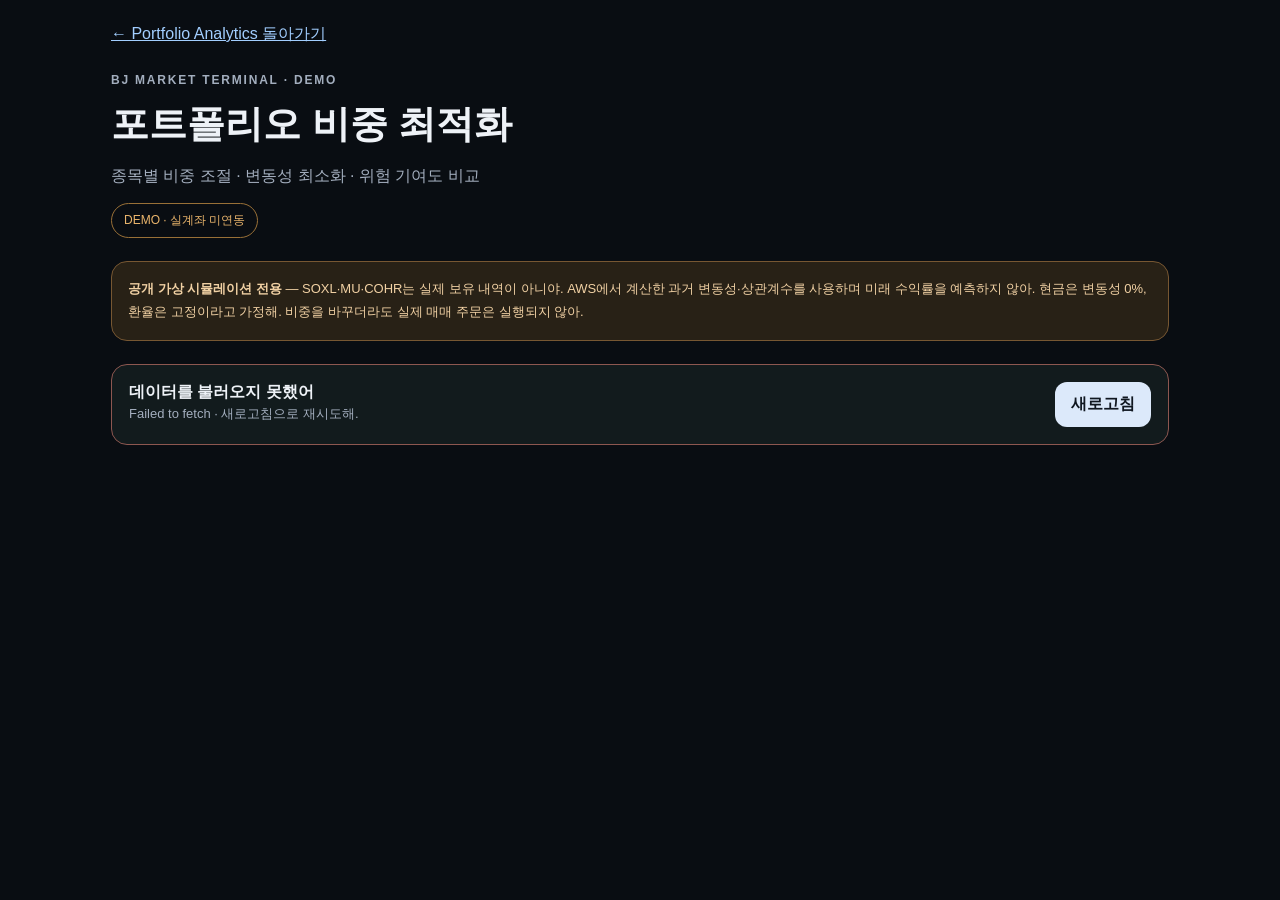
<file: portfolio-optimizer-demo.html>
<!doctype html><html lang="ko"><head><meta charset="utf-8"><meta name="viewport" content="width=device-width,initial-scale=1"><meta name="theme-color" content="#090d12"><title>Portfolio Optimizer DEMO | BJ Market Terminal</title>
<style>
:root{color-scheme:dark;--bg:#090d12;--card:#111720;--border:#293542;--text:#eef2f7;--muted:#a3aebe;--blue:#63aaf4;--teal:#4dc9ae;--amber:#eab56c}*{box-sizing:border-box}body{background:var(--bg);color:var(--text);margin:0;font-family:-apple-system,BlinkMacSystemFont,'Noto Sans KR',sans-serif}main{max-width:1090px;margin:auto;padding:24px 16px 70px}a{color:#a2ceff}.top h1{font-size:clamp(27px,5vw,38px);margin:12px 0 5px}.muted,.small{color:var(--muted)}.small{font-size:13px;line-height:1.7}.eyebrow{letter-spacing:.15em;color:var(--muted);font-size:12px;font-weight:750}.pill{display:inline-block;border:1px solid #997037;color:#eab56c;border-radius:24px;padding:8px 12px;font-size:12px}.notice{background:#282116;border:1px solid #775732;padding:16px;border-radius:16px;margin:23px 0;line-height:1.75;color:#f1d1a4;font-size:13px}.card{background:var(--card);border:1px solid var(--border);padding:22px;border-radius:20px;margin:15px 0}h2{font-size:20px;margin:30px 0 14px}.status{border:1px solid #376c59;padding:17px;border-radius:16px;background:#121b1d;display:flex;justify-content:space-between;align-items:center;flex-wrap:wrap;gap:15px}.status[data-status=error]{border-color:#8d5750}.status[data-status=loading]{border-color:#735e43}button{cursor:pointer;background:#dce9fa;color:#101720;border:0;padding:12px 16px;border-radius:12px;font:inherit;font-weight:750}button:disabled{opacity:.45;cursor:wait}.grid{display:grid;grid-template-columns:repeat(auto-fit,minmax(min(100%,240px),1fr));gap:14px}.stat{font-size:clamp(23px,4vw,32px);font-weight:750;margin:10px 0 4px;font-variant-numeric:tabular-nums}.slider-row{display:grid;grid-template-columns:90px minmax(0,1fr) 76px;gap:14px;align-items:center;margin:23px 0}.slider-row strong{font-size:14px}.slider-row output{text-align:right;font-variant-numeric:tabular-nums}input[type=range]{width:100%;accent-color:var(--blue)}.actions{display:flex;gap:10px;flex-wrap:wrap}button.secondary{background:#202c3d;color:#d9e7fa;border:1px solid #405169}.warn{color:#ffc6aa;font-size:13px;min-height:20px}.comparison{display:grid;grid-template-columns:repeat(auto-fit,minmax(min(100%,250px),1fr));gap:14px}.bars{display:grid;gap:10px;margin-top:14px}.bar-title{display:flex;justify-content:space-between;gap:8px}.track{height:11px;border-radius:12px;background:#273241;overflow:hidden;margin-top:7px}.fill{height:100%;border-radius:12px;background:var(--blue)}.track.optim .fill{background:var(--teal)}.leg{display:flex;gap:16px;flex-wrap:wrap;margin:8px 0 15px;font-size:13px}.dot{display:inline-block;width:11px;height:11px;border-radius:3px;background:var(--blue);margin-right:6px}.dot.green{background:var(--teal)}svg{width:100%;height:auto;display:block;overflow:visible}svg text{fill:var(--muted);font-size:11px}.outline{stroke:#364253;stroke-width:1}.table{width:100%;border-collapse:collapse;font-size:14px}.table th,.table td{padding:12px 5px;border-bottom:1px solid #2b3543;text-align:right;font-variant-numeric:tabular-nums}.table th:first-child,.table td:first-child{text-align:left}.table th{color:var(--muted);font-weight:650}.foot{margin:26px 0 0;color:var(--muted);font-size:12px;line-height:1.8}#content[hidden]{display:none}@media(max-width:440px){.slider-row{grid-template-columns:55px minmax(0,1fr) 63px;gap:8px}.card{padding:16px}}
</style></head><body><main><a href="portfolio-analytics.html">← Portfolio Analytics 돌아가기</a><div class="top"><div class="eyebrow" style="margin-top:28px">BJ MARKET TERMINAL · DEMO</div><h1>포트폴리오 비중 최적화</h1><p class="muted">종목별 비중 조절 · 변동성 최소화 · 위험 기여도 비교</p><span class="pill">DEMO · 실계좌 미연동</span></div>
<div class="notice"><b>공개 가상 시뮬레이션 전용</b> — SOXL·MU·COHR는 실제 보유 내역이 아니야. AWS에서 계산한 과거 변동성·상관계수를 사용하며 미래 수익률을 예측하지 않아. 현금은 변동성 0%, 환율은 고정이라고 가정해. 비중을 바꾸더라도 실제 매매 주문은 실행되지 않아.</div>
<div id="status" class="status" data-status="loading" role="status" aria-live="polite"><div><b id="statusTitle">AWS DEMO 위험 데이터 연결 중…</b><div class="small" id="statusDetail">가상 포트폴리오만 조회하고 있어.</div></div><button id="reload">새로고침</button></div>
<div id="content" hidden>
<h2>1. 자산 비중 직접 조절</h2><div class="card"><p class="small">주식 비중의 합계가 100%를 넘지 않도록 조절해. 나머지는 현금이야. 초기값은 AWS DEMO 포트폴리오 비중이야.</p><div id="sliders"></div><div class="slider-row"><strong>현금</strong><div class="track"><div class="fill" id="cashbar" style="background:#eab56c;width:0"></div></div><output id="cashOutput">—</output></div><p class="warn" id="warning"></p><div class="actions"><button id="reset" class="secondary">현재 DEMO 비중으로</button><button id="optimize">동일 주식 비중에서 최소 변동성 찾기</button></div><p class="small">최적화 조건: 전체 주식 비중은 현재 설정대로 고정하고, 개별 주식은 최대 <b id="capLabel">45%</b>를 넘지 않도록 제한. 탐색 간격 0.5%p. 전체 주식 비중이 제한 조건상 불가능하면 계산하지 않아.</p><div class="slider-row"><strong>종목 상한</strong><input id="cap" type="range" min="25" max="75" step="5" value="45" aria-label="종목별 최대 비중"><output id="capOutput">45%</output></div></div>
<h2>2. 현재 설정 vs 최소 변동성</h2><div class="comparison"><div class="card"><div class="small">직접 설정한 연율화 변동성</div><div id="currentVol" class="stat">—</div><div class="small" id="currentEquity">—</div></div><div class="card"><div class="small">제약 조건 내 최소 연율화 변동성</div><div id="bestVol" class="stat" style="color:var(--teal)">—</div><div class="small" id="bestMessage">최적화 버튼을 눌러 계산해.</div></div><div class="card"><div class="small">변동성 감소 효과</div><div id="reduction" class="stat">—</div><div class="small">과거 공분산 기반 추정치이며 미래 보장 없음</div></div></div>
<div class="card"><h3>종목별 비중 비교</h3><div class="leg"><span><i class="dot"></i>직접 설정</span><span><i class="dot green"></i>최적화</span></div><div id="weightBars"></div></div>
<h2>3. 종목별 위험 기여도</h2><div class="card"><p class="small">비중과 위험 기여도는 달라. 음의 위험 기여도는 해당 종목이 다른 종목의 변동성을 일부 상쇄한다는 의미야.</p><table class="table"><thead><tr><th>종목</th><th>설정 비중</th><th>설정 위험 기여</th><th>최적 비중</th><th>최적 위험 기여</th></tr></thead><tbody id="riskRows"></tbody></table></div>
<h2>4. 주식 투자 비중별 최소 변동성 경계</h2><div class="card"><p class="small">주식 투자 비중을 20~100%로 변경할 때, 종목당 최대 45% 제한에서 달성 가능한 최소 연율화 변동성이야. 이는 <b>위험만을 최소화한 경계</b>로, 기대수익률을 추정하는 효율적 투자선은 아니야.</p><svg id="frontier" viewBox="0 0 730 300" role="img" aria-label="주식 비중과 최소 변동성의 관계"></svg></div>
<div class="foot" id="stamp"></div></div></main>
<script>
'use strict';
const API='https://13-125-71-101.sslip.io/api/demo-individual-risk';
const $=id=>document.getElementById(id);const N=['SOXL','MU','COHR'];let dataset=null,original=null,weights=null,best=null,cov=null;
const pct=x=>Number.isFinite(x)?x.toFixed(2)+'%':'—';
const safe=(n)=>typeof n==='number'&&Number.isFinite(n);
function validate(d){if(!d||d.demo!==true||d.schema_version!==1||d.benchmark!=='SPY'||!Array.isArray(d.tickers)||d.tickers.length!==3||N.some(n=>!d.tickers.includes(n)))return false;
for(const s of N){if(!d.individual||!d.individual[s]||!safe(d.individual[s].weight_pct)||!safe(d.individual[s].annual_volatility_pct)||d.individual[s].annual_volatility_pct<=0)return false;for(const t of N){let q=d.correlations?.[s]?.[t];if(!safe(q)||q>1.00001||q< -1.00001)return false}}return N.reduce((a,n)=>a+d.individual[n].weight_pct,0)<100.01}
function matrix(d){return N.map(s=>N.map(t=>d.individual[s].annual_volatility_pct*d.individual[t].annual_volatility_pct*d.correlations[s][t]/(100*100)))}
function evalRisk(w){const wi=w.map(x=>x/100),marg=wi.map((_,i)=>wi.reduce((a,x,j)=>a+cov[i][j]*x,0));const variance=wi.reduce((a,x,i)=>a+x*marg[i],0);if(variance< -1e-10)throw Error('공분산 데이터 오류');const vol=Math.sqrt(Math.max(0,variance))*100;const contributions=variance>1e-12?wi.map((x,i)=>100*x*marg[i]/variance):[0,0,0];return {vol,contributions}}
function findBest(total,cap,step=.5){const count=Math.round(total/step),mx=Math.floor(cap/step+1e-7);if(count>3*mx)return null;let bestW=null,bestV=Infinity;for(let i=Math.max(0,count-2*mx);i<=Math.min(mx,count);i++){for(let j=Math.max(0,count-i-mx);j<=Math.min(mx,count-i);j++){const k=count-i-j,w=[i*step,j*step,k*step],r=evalRisk(w);if(r.vol<bestV){bestV=r.vol;bestW=w}}}return bestW}
function mk(tag,cls,text){const e=document.createElement(tag);if(cls)e.className=cls;if(text!==undefined)e.textContent=text;return e}
function createSliders(){const root=$('sliders');root.replaceChildren();N.forEach((s,i)=>{const row=mk('div','slider-row'),lbl=mk('strong','',s),range=mk('input'),out=mk('output');range.type='range';range.min='0';range.max='100';range.step='0.5';range.value=weights[i];range.setAttribute('aria-label',s+' 자산 비중');range.addEventListener('input',()=>{const v=+range.value;const sum=weights.reduce((a,b)=>a+b,0)-weights[i]+v;if(sum>100.001){range.value=weights[i];$('warning').textContent='주식 비중 총합은 100%를 넘을 수 없어.';return}weights[i]=v;$('warning').textContent='';best=null;render()});row.append(lbl,range,out);root.append(row)});render()}
function weightBars(){const area=$('weightBars');area.replaceChildren();[...N,'CASH'].forEach((name,i)=>{let a=i===3?100-weights.reduce((x,y)=>x+y,0):weights[i],b=best?(i===3?100-best.reduce((x,y)=>x+y,0):best[i]):null;const row=mk('div','bars'),head=mk('div','bar-title');head.append(mk('strong','',name),mk('span','',pct(a)+(best?' / '+pct(b):'')));const t1=mk('div','track'),f1=mk('div','fill');f1.style.width=Math.max(0,a)+'%';t1.append(f1);row.append(head,t1);if(best){const t2=mk('div','track optim'),f2=mk('div','fill');f2.style.width=Math.max(0,b)+'%';t2.append(f2);row.append(t2)}area.append(row)})}
function render(){if(!weights)return;const sum=weights.reduce((a,b)=>a+b,0);$('cashOutput').textContent=pct(100-sum);$('cashbar').style.width=Math.max(0,100-sum)+'%';document.querySelectorAll('#sliders .slider-row').forEach((row,i)=>{row.querySelector('input').value=weights[i];row.querySelector('output').textContent=pct(weights[i])});const r=evalRisk(weights);$('currentVol').textContent=pct(r.vol);$('currentEquity').textContent='주식 '+pct(sum)+' · 현금 '+pct(100-sum);if(best){const b=evalRisk(best);$('bestVol').textContent=pct(b.vol);$('reduction').textContent=pct(r.vol-b.vol).replace('%','%p');$('bestMessage').textContent='동일 주식 총비중 '+pct(sum)+' 기준';}else{$('bestVol').textContent='—';$('reduction').textContent='—';$('bestMessage').textContent='최적화 버튼을 눌러 계산해.'}weightBars();const rows=$('riskRows');rows.replaceChildren();N.forEach((s,i)=>{const tr=mk('tr');[s,pct(weights[i]),pct(r.contributions[i]),best?pct(best[i]):'—',best?pct(evalRisk(best).contributions[i]):'—'].forEach(t=>tr.append(mk('td','',t)));rows.append(tr)})}
function svgEl(tag,attrs={},text){const e=document.createElementNS('http://www.w3.org/2000/svg',tag);Object.entries(attrs).forEach(([k,v])=>e.setAttribute(k,String(v)));if(text!==undefined)e.textContent=text;return e}
function drawFrontier(){const s=$('frontier');s.replaceChildren();const pts=[];for(let e=20;e<=100;e+=2){const w=findBest(e,45,1);if(w)pts.push({e,v:evalRisk(w).vol})}if(!pts.length)return;const x=v=>60+(v-20)/80*650,maxV=Math.max(10,...pts.map(t=>t.v))*1.15,y=v=>245-v/maxV*208;for(let i=0;i<=4;i++){let val=maxV*i/4,yy=y(val);s.append(svgEl('line',{x1:60,x2:710,y1:yy,y2:yy,class:'outline'}),svgEl('text',{x:52,y:yy+4,'text-anchor':'end'},val.toFixed(0)+'%'))}for(let i=20;i<=100;i+=20)s.append(svgEl('text',{x:x(i),y:271,'text-anchor':'middle'},i+'%'));const path=pts.map((p,i)=>(i?'L':'M')+x(p.e).toFixed(2)+' '+y(p.v).toFixed(2)).join(' ');s.append(svgEl('path',{d:path,fill:'none',stroke:'#4dc9ae','stroke-width':3,'stroke-linejoin':'round'}));s.append(svgEl('text',{x:380,y:295,'text-anchor':'middle'},'총 주식 투자 비중'));s.append(svgEl('text',{x:60,y:15},'최소 연율화 변동성'))}
async function load(){const b=$('reload');b.disabled=true;$('status').dataset.status='loading';$('statusTitle').textContent='AWS DEMO 데이터 연결 중…';const controller=new AbortController(),timeout=setTimeout(()=>controller.abort(),15000);try{const res=await fetch(API,{cache:'no-store',mode:'cors',signal:controller.signal});if(!res.ok)throw Error('API HTTP '+res.status);const data=await res.json();if(!validate(data))throw Error('공개 DEMO 형식 검사 실패');dataset=data;cov=matrix(data);original=N.map(n=>data.individual[n].weight_pct);weights=[...original];best=null;$('content').hidden=false;createSliders();drawFrontier();$('status').dataset.status='ok';$('statusTitle').textContent='AWS 종목별 데이터 연결됨 · DEMO';$('statusDetail').textContent='시장 데이터 기준 '+data.period_end+' · '+data.daily_observations+'거래일';$('stamp').textContent='자료 출처: AWS 공개 DEMO 위험 분석 API. 과거 공분산은 미래 변동성 및 기대수익률을 보장하지 않아.'}catch(err){$('status').dataset.status='error';$('statusTitle').textContent='데이터를 불러오지 못했어';$('statusDetail').textContent=(err instanceof Error?err.message:String(err))+' · 새로고침으로 재시도해.';$('content').hidden=true}finally{clearTimeout(timeout);b.disabled=false}}
$('reload').addEventListener('click',load);$('reset').addEventListener('click',()=>{weights=[...original];best=null;$('warning').textContent='';render()});$('optimize').addEventListener('click',()=>{const total=weights.reduce((a,b)=>a+b,0),cap=+$('cap').value;best=findBest(total,cap,.5);$('warning').textContent=best?'':'현재 주식 비중과 종목 상한으로는 가능한 포트폴리오가 없어. 상한을 높여 줘.';render()});$('cap').addEventListener('input',()=>{$('capOutput').textContent=$('cap').value+'%';$('capLabel').textContent=$('cap').value+'%';best=null;render()});load();
</script></body></html>
</file>
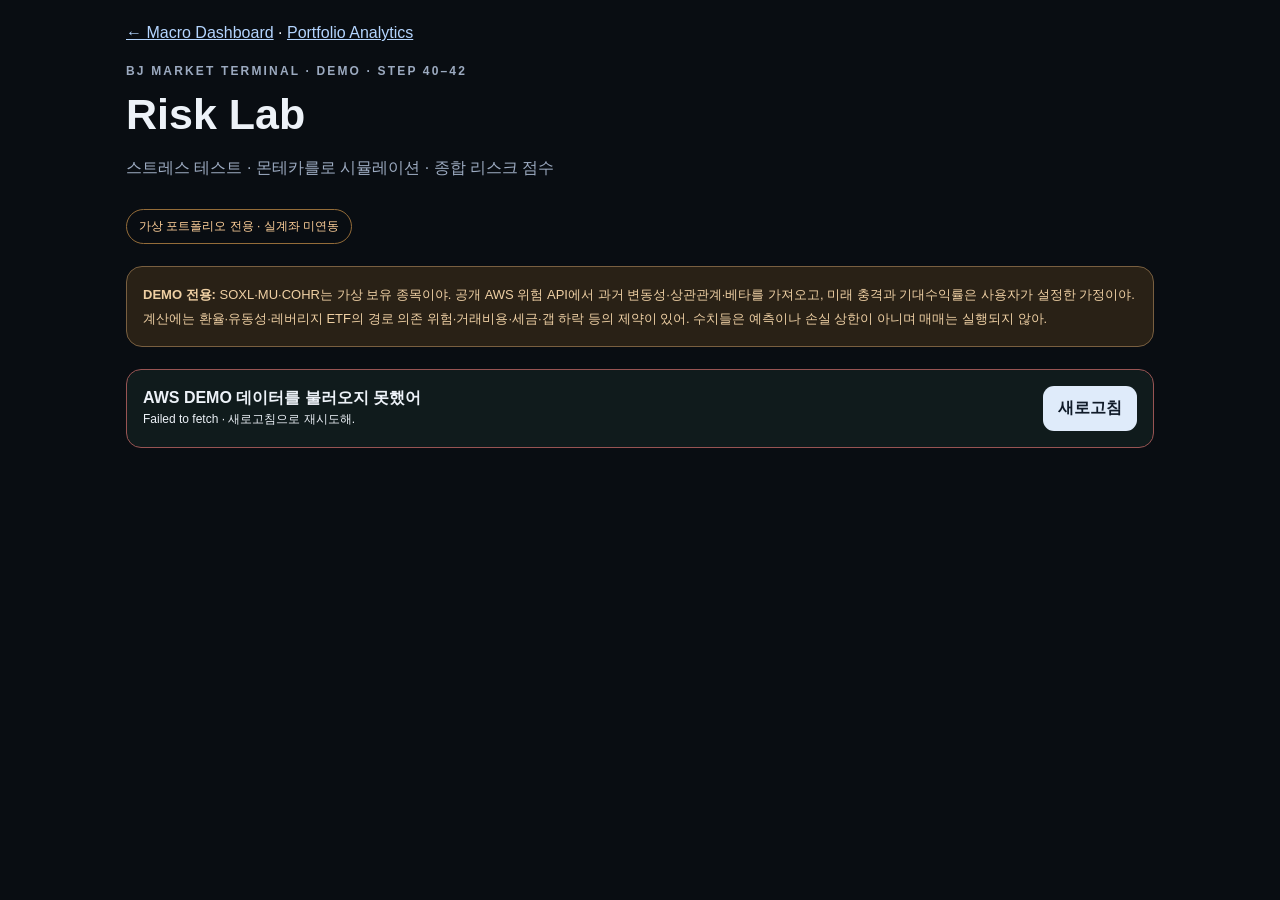
<file: risk-lab-demo.html>
<!doctype html>
<html lang="ko"><head><meta charset="utf-8"><meta name="viewport" content="width=device-width,initial-scale=1"><meta name="theme-color" content="#090d12"><title>Risk Lab · STEP 40–42 | BJ Market Terminal</title>
<style>
:root{color-scheme:dark;--bg:#090d12;--card:#111720;--line:#2b3949;--fg:#edf2f8;--muted:#9caac0;--blue:#7caff3;--green:#67cbb5;--orange:#f0bb77;--red:#ee8c89}*{box-sizing:border-box}body{margin:0;background:var(--bg);color:var(--fg);font-family:-apple-system,BlinkMacSystemFont,'Noto Sans KR',sans-serif}main{max-width:1060px;margin:0 auto;padding:24px 16px 100px}h1{font-size:clamp(30px,5vw,43px);margin:12px 0 8px}h2{font-size:21px;margin:25px 0 14px}h3{font-size:16px;margin:0 0 12px}.muted,small{color:var(--muted)}.muted{line-height:1.65}.small{font-size:12px;line-height:1.75}.eyebrow{font-size:12px;letter-spacing:.18em;color:var(--muted);font-weight:700}a{color:#b4d5ff}a.back{display:inline-block;margin-bottom:22px}.pill{display:inline-block;border:1px solid #946c39;color:#ffd09a;border-radius:100px;padding:8px 12px;font-size:12px;margin-top:12px}.notice{border:1px solid #795f40;background:#292116;padding:16px;border-radius:16px;color:#efd0a4;font-size:13px;line-height:1.8;margin:22px 0}.status{border:1px solid #406b5a;background:#101b1c;padding:16px;border-radius:15px;display:flex;gap:14px;flex-wrap:wrap;align-items:center;justify-content:space-between}.status[data-state=error]{border-color:#985453}.status[data-state=loading]{border-color:#946a3e}.tabs{display:flex;gap:8px;overflow-x:auto;margin:22px 0 18px}.tab{flex:1;min-width:max-content;background:#172132;color:#aebcd2;border:1px solid #314158}.tab.active{background:#dce9fa;color:#0b1522;border-color:#dce9fa}.card{background:var(--card);border:1px solid var(--line);border-radius:18px;padding:20px;margin:15px 0;min-width:0}.cards{display:grid;grid-template-columns:repeat(auto-fit,minmax(min(100%,220px),1fr));gap:12px}.stat{font-size:clamp(23px,4vw,33px);font-weight:750;font-variant-numeric:tabular-nums;margin:8px 0}.orange{color:var(--orange)}.green{color:var(--green)}.red{color:var(--red)}button{cursor:pointer;font:inherit;border:0;border-radius:11px;padding:12px 15px;font-weight:730;background:#dfebfa;color:#101b29}button.alt{background:#202e42;color:#e3edfb;border:1px solid #42556f}button:disabled{opacity:.55;cursor:wait}.controls{display:grid;gap:16px}.slider{display:grid;grid-template-columns:minmax(0,115px) minmax(70px,1fr) 68px;gap:11px;align-items:center}.slider label{font-size:13px;font-weight:650}.slider output{text-align:right;font-variant-numeric:tabular-nums;font-size:14px}input[type=range]{width:100%;accent-color:var(--blue)}.buttons{display:flex;gap:9px;flex-wrap:wrap;margin:14px 0}.tablewrap{overflow-x:auto}table{width:100%;border-collapse:collapse;font-size:13px}th,td{border-bottom:1px solid #2c3949;padding:12px 8px;text-align:right;white-space:nowrap}th:first-child,td:first-child{text-align:left}th{color:#a9b5c5}svg{display:block;width:100%;height:auto}svg text{fill:#a3b1c3;font-size:12px}.legend{display:flex;flex-wrap:wrap;gap:17px;font-size:12px;margin:8px 0 13px}.dot{display:inline-block;width:12px;height:12px;border-radius:3px;background:var(--blue);margin-right:6px}.dot.green{background:var(--green)}.scorerow{margin:17px 0}.scorerow .rowtop{display:flex;justify-content:space-between;gap:9px;font-size:13px}.track{height:11px;border-radius:12px;background:#263243;overflow:hidden;margin-top:8px}.fill{height:100%;border-radius:11px;background:var(--blue)}.riskmeter{display:grid;grid-template-columns:1fr 1fr 1fr;gap:3px;height:12px;border-radius:10px;overflow:hidden}.riskmeter>i:nth-child(1){background:#5cb5a7}.riskmeter>i:nth-child(2){background:#d5ae64}.riskmeter>i:nth-child(3){background:#cb7575}.foot{font-size:12px;color:var(--muted);line-height:1.8;margin-top:25px}section[hidden],#app[hidden]{display:none!important}.sectiontitle{display:flex;gap:7px;align-items:center;justify-content:space-between;flex-wrap:wrap}select{background:#182434;color:#edf2f8;border:1px solid #40526a;border-radius:9px;padding:9px 12px;font:inherit}input:focus-visible,button:focus-visible,select:focus-visible{outline:3px solid #b3d8ff} @media(max-width:440px){.card{padding:15px}.slider{grid-template-columns:88px minmax(70px,1fr) 58px;gap:7px}.slider label{font-size:12px}}
</style></head><body><main>
<a class="back" href="./index.html">← Macro Dashboard</a> · <a class="back" href="./portfolio-analytics.html">Portfolio Analytics</a>
<div class="eyebrow">BJ MARKET TERMINAL · DEMO · STEP 40–42</div><h1>Risk Lab</h1><p class="muted">스트레스 테스트 · 몬테카를로 시뮬레이션 · 종합 리스크 점수</p><span class="pill">가상 포트폴리오 전용 · 실계좌 미연동</span>
<div class="notice"><b>DEMO 전용:</b> SOXL·MU·COHR는 가상 보유 종목이야. 공개 AWS 위험 API에서 과거 변동성·상관관계·베타를 가져오고, 미래 충격과 기대수익률은 사용자가 설정한 가정이야. 계산에는 환율·유동성·레버리지 ETF의 경로 의존 위험·거래비용·세금·갭 하락 등의 제약이 있어. 수치들은 예측이나 손실 상한이 아니며 매매는 실행되지 않아.</div>
<div class="status" id="status" data-state="loading" role="status" aria-live="polite"><div><b id="stateTitle">AWS DEMO 위험 지표 연결 중…</b><div class="small" id="stateDetail">종목별 과거 가격 기반 위험 데이터 조회</div></div><button id="refresh">새로고침</button></div>
<div id="app" hidden>
<div class="tabs" role="tablist" aria-label="Risk Lab 분석 메뉴"><button id="tabStress" class="tab active" role="tab" aria-selected="true">40 · 스트레스 테스트</button><button id="tabMC" class="tab" role="tab" aria-selected="false">41 · 몬테카를로</button><button id="tabScore" class="tab" role="tab" aria-selected="false">42 · 리스크 점수</button></div>
<section id="stress" role="tabpanel"><h2>STEP 40 · 스트레스 테스트</h2><p class="small">시장 충격에 대한 종목별 추정 반응 = SPY 베타 × 시장 변동 + 종목 고유 충격. 모든 값은 단일 기간의 수익률 충격 가정이야. USD 종목에는 환율 변동을 추가로 반영해.</p>
<div class="card"><div class="buttons"><button class="alt" data-preset="bear">시장 -10%</button><button class="alt" data-preset="crash">시장 -25%</button><button class="alt" data-preset="fx">달러 -10%</button><button class="alt" data-preset="reset">가정 초기화</button></div><div class="controls" id="stressControls"></div><p class="small">자산 구성: 미국 주식의 KRW 평가금액은 환율 영향을 받고, 달러 현금도 동일한 환율 충격을 적용해. 원화 현금은 변동 없다고 가정해.</p></div>
<div class="cards"><div class="card"><div class="small">충격 전 총자산 (가상)</div><div class="stat" id="totalAsset">—</div></div><div class="card"><div class="small">가상 손익 변화</div><div class="stat" id="stressPL">—</div></div><div class="card"><div class="small">총자산 변화율</div><div class="stat" id="stressPct">—</div></div><div class="card"><div class="small">충격 후 총자산</div><div class="stat" id="stressAfter">—</div></div></div>
<div class="card"><h3>자산별 손익 기여</h3><div class="tablewrap"><table><thead><tr><th>자산</th><th>현재 비중</th><th>KRW 기준 충격</th><th>평가손익 변화</th></tr></thead><tbody id="stressRows"></tbody></table></div></div></section>
<section id="mc" role="tabpanel" hidden><h2>STEP 41 · 몬테카를로 시뮬레이션</h2><p class="small">과거 공분산에서 얻은 연율화 변동성과 사용자 설정 연 기대수익률로, 독립적인 정규분포 일별 수익률을 가정한 3,000회 경로 시뮬레이션이야. 비중을 매일 일정하게 유지하고 환율을 고정하며, 꼬리위험과 레버리지 ETF 특수 위험은 재현하지 못해.</p>
<div class="card"><div class="controls" id="mcControls"></div><div class="sectiontitle"><span class="small">투자 기간</span><select id="horizon"><option value="21">1개월 · 21거래일</option><option value="63">3개월 · 63거래일</option><option value="126">6개월 · 126거래일</option><option value="252" selected>1년 · 252거래일</option></select></div><div class="buttons"><button id="simulate">3,000회 다시 계산</button><button id="mcDefault" class="alt">기대수익률 가정 복원</button></div><div class="small" id="mcDescription">—</div></div>
<div class="cards"><div class="card"><div class="small">중앙값 최종 자산</div><div class="stat" id="mcMedian">—</div></div><div class="card"><div class="small">하위 5% 최종 자산</div><div class="stat red" id="mcP5">—</div></div><div class="card"><div class="small">상위 5% 최종 자산</div><div class="stat green" id="mcP95">—</div></div><div class="card"><div class="small">초기 자산보다 손실일 확률</div><div class="stat" id="mcLoss">—</div></div><div class="card"><div class="small">하위 5% 평균 최종 수익률</div><div class="stat" id="mcTail">—</div></div><div class="card"><div class="small">최대 낙폭 중앙값 (모형)</div><div class="stat" id="mcDD">—</div></div></div>
<div class="card"><h3>모의 최종 자산 분포 · 30구간</h3><svg id="hist" viewBox="0 0 760 295" role="img" aria-label="모의 최종 자산의 분포 히스토그램"></svg><div class="small">가로축: 최종 자산(백만원) · 세로축: 모의 경로 개수. 난수 시드는 고정되어 동일 설정이면 동일한 결과가 나와.</div></div></section>
<section id="score" role="tabpanel" hidden><h2>STEP 42 · 종합 리스크 점수</h2><div class="notice"><b>자체 제작 진단 점수</b> — 공식 신용등급이나 검증된 투자 위험 예측모형이 아니야. 0은 낮은 위험, 100은 높은 위험을 뜻해. 각 항목을 경험적으로 정한 범위와 가중치로 합산했어.</div>
<div class="cards"><div class="card"><div class="small">DEMO 종합 위험 점수</div><div id="scoreNum" class="stat orange">—</div><div id="scoreBand" class="small">—</div><div class="riskmeter" style="margin:16px 0"><i></i><i></i><i></i></div><div class="small">0 ~ 100 · 높을수록 위험</div></div><div class="card"><div class="small">주요 위험 기여 요인</div><div id="topRisk" class="stat" style="font-size:22px">—</div><div class="small">과거 지표를 단순 점수화한 결과</div></div></div>
<div class="card"><h3>요인별 점수와 전체 위험 점수 기여</h3><div id="scoreFactors"></div><div class="small">지표별 기준: 변동성 0~80%, 베타 절댓값 0~3, 95% 하루 VaR(정규 모형) 0~8%, 주식 집중도 HHI 0~1, 종목 간 평균 절대상관 0~1, 현금 비중 0~100%. 위험 점수는 선형 가중합으로 계산해.</div></div><div class="card"><h3>입력 위험 지표</h3><div class="tablewrap"><table><tbody id="scoreTable"></tbody></table></div></div></section>
<div class="foot" id="dataFoot">—</div></div></main>
<script>
'use strict';
const API='https://13-125-71-101.sslip.io/api/demo-individual-risk';const PERF='https://13-125-71-101.sslip.io/api/demo-performance';
const $=id=>document.getElementById(id),SYM=['SOXL','MU','COHR'],TOTAL=68600000,USD_CASH=15400000,KRW_CASH=9100000;let data=null,perf=null,ws=[],sig=[],corr=[],betas=[],cov=[],lastMC=null;
const fmt=(x)=>new Intl.NumberFormat('ko-KR',{maximumFractionDigits:0}).format(x), money=x=>(x<0?'−':'')+'₩'+fmt(Math.abs(x)),percentage=x=>(x>0?'+':'')+x.toFixed(2)+'%',clamp=(x,a,b)=>Math.min(b,Math.max(a,x));
function check(d){if(!d||d.demo!==true||d.schema_version!==1||d.benchmark!=='SPY'||!Array.isArray(d.tickers)||d.tickers.length!==3||SYM.some(s=>!d.tickers.includes(s)))return false;for(const a of SYM){const i=d.individual?.[a];if(!i||![i.weight_pct,i.annual_volatility_pct,i.beta].every(x=>Number.isFinite(x))||i.weight_pct<0||i.annual_volatility_pct<=0||Math.abs(i.beta)>100)return false;for(const b of SYM){const q=d.correlations?.[a]?.[b];if(!Number.isFinite(q)||Math.abs(q)>1.001)return false}}return SYM.reduce((s,n)=>s+d.individual[n].weight_pct,0)<100.01}
function createRange(parent,id,label,min,max,step,value,suffix,oninput){const row=document.createElement('div');row.className='slider';const lab=document.createElement('label');lab.htmlFor=id;lab.textContent=label;const slider=document.createElement('input');Object.assign(slider,{id,type:'range',min,max,step,value});const out=document.createElement('output');out.htmlFor=id;out.id=id+'Output';out.textContent=value+suffix;slider.addEventListener('input',()=>{out.textContent=slider.value+suffix;oninput()});row.append(lab,slider,out);parent.append(row)}
const val=id=>Number($(id).value);
function initializeControls(){const root=$('stressControls');root.replaceChildren();createRange(root,'shockMarket','SPY 충격',-40,20,1,-10,'%',renderStress);createRange(root,'shockFX','달러/원 변화',-25,25,1,0,'%',renderStress);SYM.forEach(s=>createRange(root,'shock'+s,s+' 고유 충격',-40,30,1,0,'%',renderStress));const mc=$('mcControls');mc.replaceChildren();createRange(mc,'mcReturn','주식 기대수익',-20,40,1,8,'%',()=>{});createRange(mc,'mcCashUSD','달러 현금 수익',0,10,.5,3,'%',()=>{});createRange(mc,'mcCashKRW','원화 현금 수익',0,10,.5,2,'%',()=>{})}
function setRange(id,n){$(id).value=n;$(id+'Output').textContent=n+'%'}
function renderStress(){if(!data)return;const market=val('shockMarket')/100,fx=val('shockFX')/100;let pnl=0;const rows=$('stressRows');rows.replaceChildren();const display=[];SYM.forEach((s,i)=>{const dollar=betas[i]*market+val('shock'+s)/100;const krw=(1+dollar)*(1+fx)-1;const change=TOTAL*ws[i]*krw;pnl+=change;display.push([s,ws[i],krw,change])});const usdWeight=USD_CASH/TOTAL,krwWeight=KRW_CASH/TOTAL;const actualEquity=ws.reduce((a,b)=>a+b,0);const cashLeft=1-actualEquity;let u=usdWeight,k=krwWeight;const scale=cashLeft/(u+k);u*=scale;k*=scale;pnl+=TOTAL*u*fx;display.push(['USD 현금',u,fx,TOTAL*u*fx],['KRW 현금',k,0,0]);for(const [name,w,ret,change] of display){const tr=document.createElement('tr');[name,(w*100).toFixed(2)+'%',percentage(ret*100),money(change)].forEach(v=>{const td=document.createElement('td');td.textContent=v;tr.append(td)});rows.append(tr)}$('totalAsset').textContent=money(TOTAL);$('stressPL').textContent=money(pnl);$('stressPL').className='stat '+(pnl<0?'red':'green');$('stressPct').textContent=percentage(pnl/TOTAL*100);$('stressAfter').textContent=money(TOTAL+pnl)}
function portfolioVol(){let variance=0;for(let i=0;i<3;i++)for(let j=0;j<3;j++)variance+=ws[i]*ws[j]*cov[i][j];return Math.sqrt(Math.max(0,variance))}
// Seeded deterministic PRNG; reproducible hypothetical simulations, not cryptographic randomness.
function randGen(seed){let a=seed>>>0;return()=>{a+=0x6D2B79F5;let t=a;t=Math.imul(t^t>>>15,t|1);t^=t+Math.imul(t^t>>>7,t|61);return ((t^t>>>14)>>>0)/4294967296}}
function boxMuller(rand){let u=Math.max(1e-12,rand()),v=rand();return Math.sqrt(-2*Math.log(u))*Math.cos(2*Math.PI*v)}
function simulate(){if(!data)return;const button=$('simulate');button.disabled=true;try{const horizon=val('horizon'),vol=portfolioVol(),sum=ws.reduce((a,b)=>a+b,0),cash=1-sum,usd=USD_CASH/(USD_CASH+KRW_CASH)*cash,krw=cash-usd;const annual=sum*(val('mcReturn')/100)+usd*val('mcCashUSD')/100+krw*val('mcCashKRW')/100;const logMu=(annual-0.5*vol*vol)/252,stepVol=vol/Math.sqrt(252);const rand=randGen(20261010);const finals=[],dd=[];for(let i=0;i<3000;i++){let x=1,peak=1,worst=0;for(let day=0;day<horizon;day++){x*=Math.exp(logMu+stepVol*boxMuller(rand));peak=Math.max(peak,x);worst=Math.min(worst,x/peak-1)}finals.push(x);dd.push(worst)}finals.sort((a,b)=>a-b);dd.sort((a,b)=>a-b);const quant=(a,p)=>a[Math.min(a.length-1,Math.floor(p*(a.length-1)))],p5=quant(finals,.05),p50=quant(finals,.50),p95=quant(finals,.95),prob=finals.filter(x=>x<1).length/finals.length,tail=finals.slice(0,150).reduce((a,b)=>a+b-1,0)/150;$('mcMedian').textContent=money(TOTAL*p50);$('mcP5').textContent=money(TOTAL*p5);$('mcP95').textContent=money(TOTAL*p95);$('mcLoss').textContent=(prob*100).toFixed(1)+'%';$('mcTail').textContent=percentage(tail*100);$('mcDD').textContent=percentage(quant(dd,.5)*100);$('mcDescription').textContent=`가정 연 수익률 ${(annual*100).toFixed(2)}% · 과거 공분산 기반 연 변동성 ${(vol*100).toFixed(2)}% · ${horizon}거래일 · 3,000경로`;renderHist(finals);lastMC={finals,dd,horizon}}catch(e){$('mcDescription').textContent='계산 오류: '+String(e)}finally{button.disabled=false}}
function elSvg(t,attrs={},label){const e=document.createElementNS('http://www.w3.org/2000/svg',t);for(const [k,v] of Object.entries(attrs))e.setAttribute(k,''+v);if(label!==undefined)e.textContent=label;return e}
function renderHist(finals){const svg=$('hist');svg.replaceChildren();const lo=finals[Math.floor(finals.length*.002)],hi=finals[Math.floor(finals.length*.998)],n=30,counts=Array(n).fill(0);for(const x of finals){const idx=clamp(Math.floor((x-lo)/(hi-lo)*n),0,n-1);counts[idx]++}const max=Math.max(...counts),L=66,R=740,T=22,B=252,w=(R-L)/n;for(let t=0;t<5;t++){const yy=B-(B-T)*t/4;svg.append(elSvg('line',{x1:L,x2:R,y1:yy,y2:yy,stroke:'#2c3949'}),elSvg('text',{x:L-7,y:yy+4,'text-anchor':'end'},String(Math.round(max*t/4))))}counts.forEach((v,i)=>{const h=v/max*(B-T);svg.append(elSvg('rect',{x:L+i*w+1,y:B-h,width:w-2,height:h,rx:2,fill:'#7caff3'}))});for(let i=0;i<=4;i++){const x=L+(R-L)*i/4,amount=TOTAL*(lo+(hi-lo)*i/4)/1000000;svg.append(elSvg('text',{x,y:B+22,'text-anchor':'middle'},amount.toFixed(1)))}svg.append(elSvg('text',{x:(L+R)/2,y:292,'text-anchor':'middle'},'최종 자산 (백만원)'))}
function appendScore(name,weight,value,explain){const wrap=document.createElement('div');wrap.className='scorerow';const head=document.createElement('div');head.className='rowtop';const b=document.createElement('b');b.textContent=name;const right=document.createElement('span');right.textContent=`${value.toFixed(0)}/100 · 비중 ${(weight*100).toFixed(0)}%`;head.append(b,right);const track=document.createElement('div');track.className='track';const bar=document.createElement('div');bar.className='fill';bar.style.width=value+'%';track.append(bar);const note=document.createElement('div');note.className='small';note.textContent=explain;wrap.append(head,track,note);$('scoreFactors').append(wrap)}
function renderScore(){if(!data)return;const vol=portfolioVol(),beta=ws.reduce((a,w,i)=>a+w*betas[i],0),var95=1.645*vol/Math.sqrt(252),eq=ws.reduce((a,b)=>a+b,0),cash=1-eq,hh=eq>0?ws.reduce((a,x)=>a+(x/eq)**2,0):0,meanCorr=(Math.abs(corr[0][1])+Math.abs(corr[0][2])+Math.abs(corr[1][2]))/3;const factors=[{name:'연율화 변동성',weight:.28,val:clamp(vol/.8*100,0,100),desc:`${(vol*100).toFixed(2)}% · 80% 이상에서 요인점수 100`},{name:'시장 민감도 (베타)',weight:.17,val:clamp(Math.abs(beta)/3*100,0,100),desc:`${beta.toFixed(2)} · |베타| 3 이상에서 요인점수 100`},{name:'1일 VaR · 정규 가정',weight:.20,val:clamp(var95/.08*100,0,100),desc:`${(var95*100).toFixed(2)}% · 8% 이상에서 요인점수 100`},{name:'주식 비중 집중도',weight:.13,val:clamp(hh*100,0,100),desc:`HHI ${hh.toFixed(3)} · 현금 제외, 주식 종목 간 집중도`},{name:'주식 간 동행성',weight:.12,val:clamp(meanCorr*100,0,100),desc:`평균 절대상관계수 ${meanCorr.toFixed(2)} · 분산효과 감소 가능성`},{name:'현금 완충력 부족',weight:.10,val:clamp(eq*100,0,100),desc:`현금 ${(cash*100).toFixed(2)}% · 현금이 적을수록 가산`}];const score=factors.reduce((a,b)=>a+b.val*b.weight,0);$('scoreNum').textContent=score.toFixed(1)+' / 100';$('scoreBand').textContent=score<30?'낮음 (자체 기준)':score<55?'보통 (자체 기준)':score<75?'높음 (자체 기준)':'매우 높음 (자체 기준)';const top=[...factors].sort((a,b)=>b.weight*b.val-a.weight*a.val)[0];$('topRisk').textContent=top.name;$('scoreFactors').replaceChildren();for(const f of factors)appendScore(f.name,f.weight,f.val,f.desc);$('scoreTable').replaceChildren();for(const [a,b] of [['주식 비중',(eq*100).toFixed(2)+'%'],['현금 비중',(cash*100).toFixed(2)+'%'],['가상 포트폴리오 β',beta.toFixed(3)],['연율화 변동성',(vol*100).toFixed(2)+'%'],['정규 근사 하루 95% VaR',(var95*100).toFixed(2)+'%'],['과거 시계열 MDD',Number.isFinite(perf?.periods?.['1Y']?.portfolio_mdd_pct)?perf.periods['1Y'].portfolio_mdd_pct.toFixed(2)+'%':'별도 시계열 없음']]){const tr=document.createElement('tr');for(const x of [a,b]){const td=document.createElement('td');td.textContent=x;tr.append(td)}$('scoreTable').append(tr)}}
function activate(which){const pairs=[['Stress','stress'],['MC','mc'],['Score','score']];for(const [id,section] of pairs){const active=id===which;$('tab'+id).classList.toggle('active',active);$('tab'+id).setAttribute('aria-selected',String(active));$(section).hidden=!active}if(which==='MC'&&!lastMC)simulate()}
async function load(){const b=$('refresh');b.disabled=true;$('status').dataset.state='loading';$('stateTitle').textContent='AWS DEMO 위험 데이터 연결 중…';const controller=new AbortController(),timer=setTimeout(()=>controller.abort(),15000);try{const response=await fetch(API,{cache:'no-store',signal:controller.signal});if(!response.ok)throw Error('HTTP '+response.status);const d=await response.json();if(!check(d))throw Error('가상 데이터 확인 또는 입력 구조 검증 실패');data=d;ws=SYM.map(s=>d.individual[s].weight_pct/100);sig=SYM.map(s=>d.individual[s].annual_volatility_pct/100);betas=SYM.map(s=>d.individual[s].beta);corr=SYM.map(s=>SYM.map(t=>d.correlations[s][t]));cov=SYM.map((s,i)=>SYM.map((t,j)=>sig[i]*sig[j]*corr[i][j]));try{const p=await fetch(PERF,{cache:'no-store',signal:controller.signal});if(p.ok){const j=await p.json();if(j.demo===true)perf=j}}catch{}initializeControls();renderStress();lastMC=null;renderScore();$('app').hidden=false;$('status').dataset.state='ok';$('stateTitle').textContent='AWS 위험 분석 연결됨 · DEMO';$('stateDetail').textContent=`${d.period_end} 기준 · ${d.daily_observations}거래일 · 실계좌 미연동`;$('dataFoot').textContent='자료: AWS 공개 가상 포트폴리오 위험 API · 환율 고정 기반 과거 주식 공분산 · 실제 계좌나 인증키는 읽지 않음. 스트레스 테스트는 사용자가 만든 시나리오, 몬테카를로는 정규분포 모형, 종합점수는 자체 규칙 기반으로 실제 손실 예측에 사용할 수 없어.'}catch(e){$('status').dataset.state='error';$('stateTitle').textContent='AWS DEMO 데이터를 불러오지 못했어';$('stateDetail').textContent=(e instanceof Error?e.message:String(e))+' · 새로고침으로 재시도해.';$('app').hidden=true}finally{clearTimeout(timer);b.disabled=false}}
for(const key of ['Stress','MC','Score'])$('tab'+key).addEventListener('click',()=>activate(key));document.querySelectorAll('[data-preset]').forEach(b=>b.addEventListener('click',()=>{const p=b.dataset.preset;setRange('shockMarket',p==='bear'?-10:p==='crash'?-25:0);setRange('shockFX',p==='fx'?-10:0);SYM.forEach(s=>setRange('shock'+s,0));renderStress()}));$('simulate').addEventListener('click',simulate);$('mcDefault').addEventListener('click',()=>{setRange('mcReturn',8);setRange('mcCashUSD',3);setRange('mcCashKRW',2);$('horizon').value='252';simulate()});$('horizon').addEventListener('change',simulate);$('refresh').addEventListener('click',load);load();
</script></body></html>
</file>
